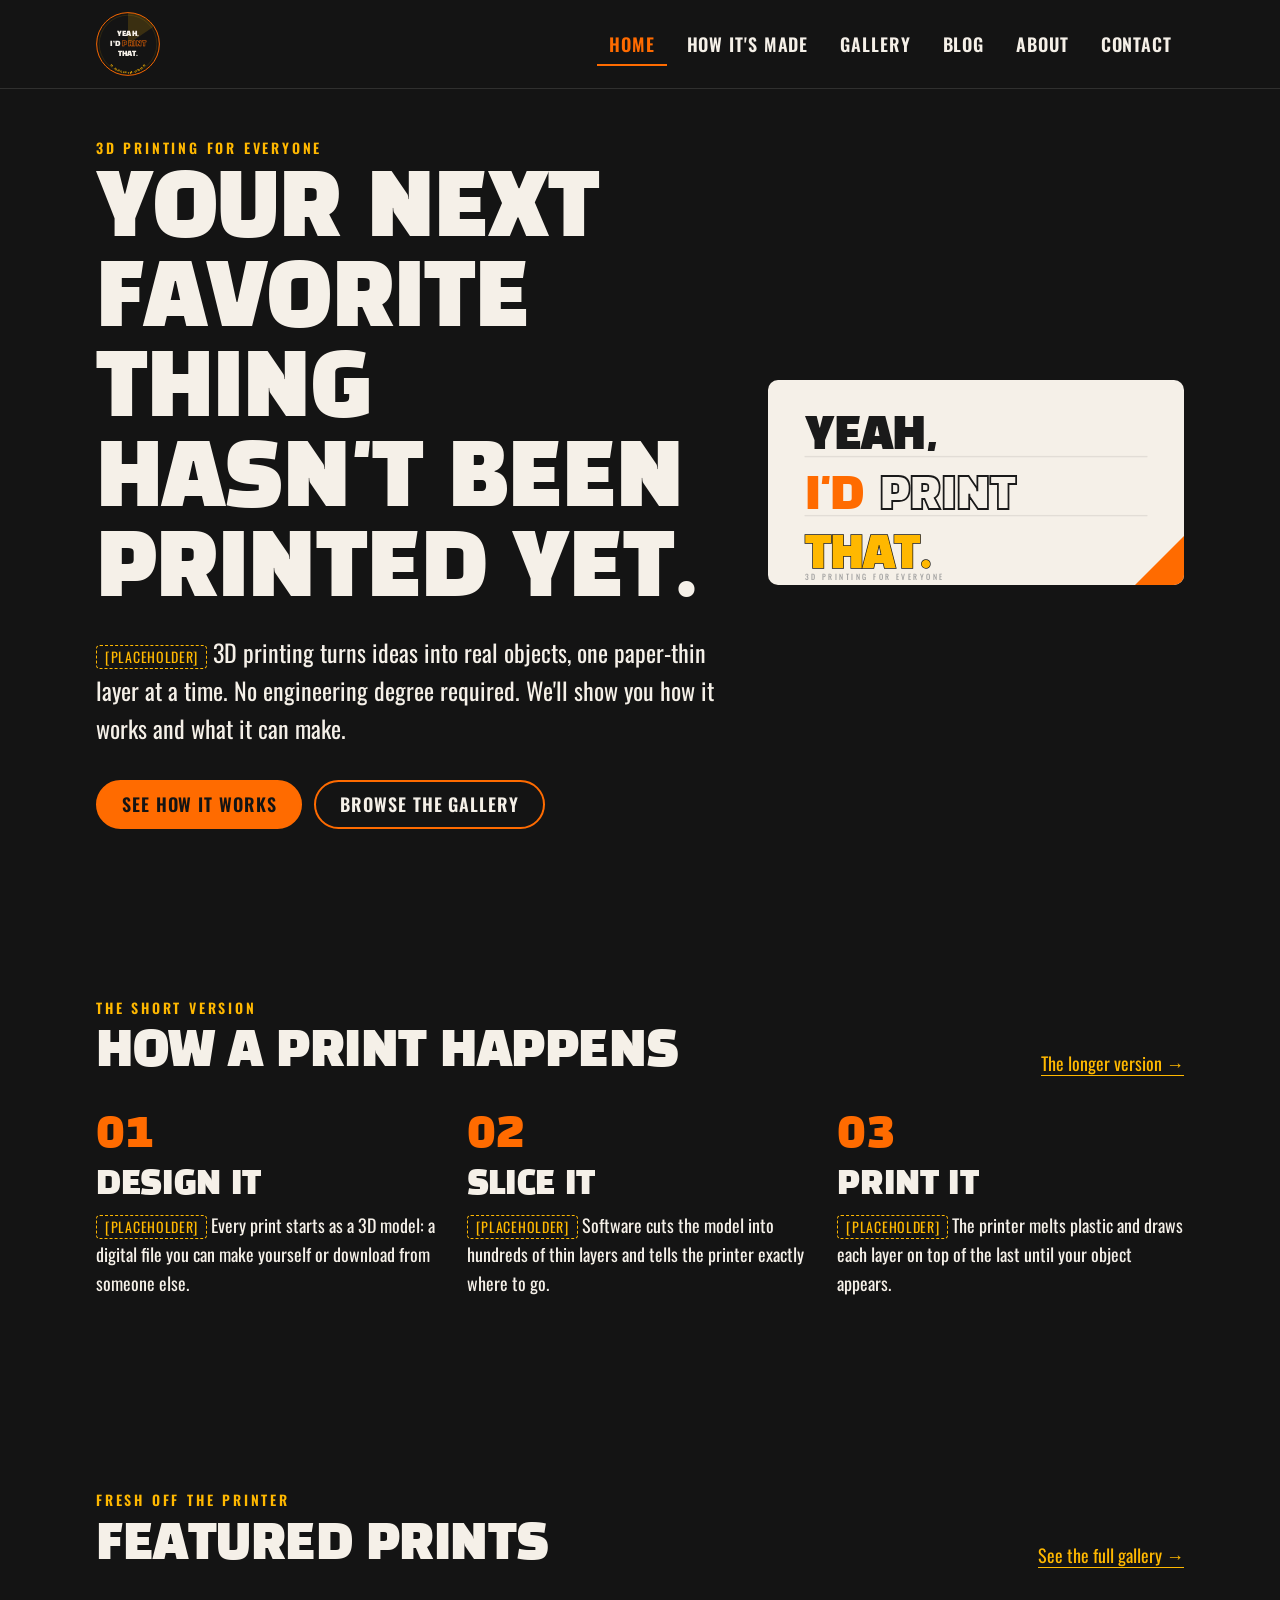
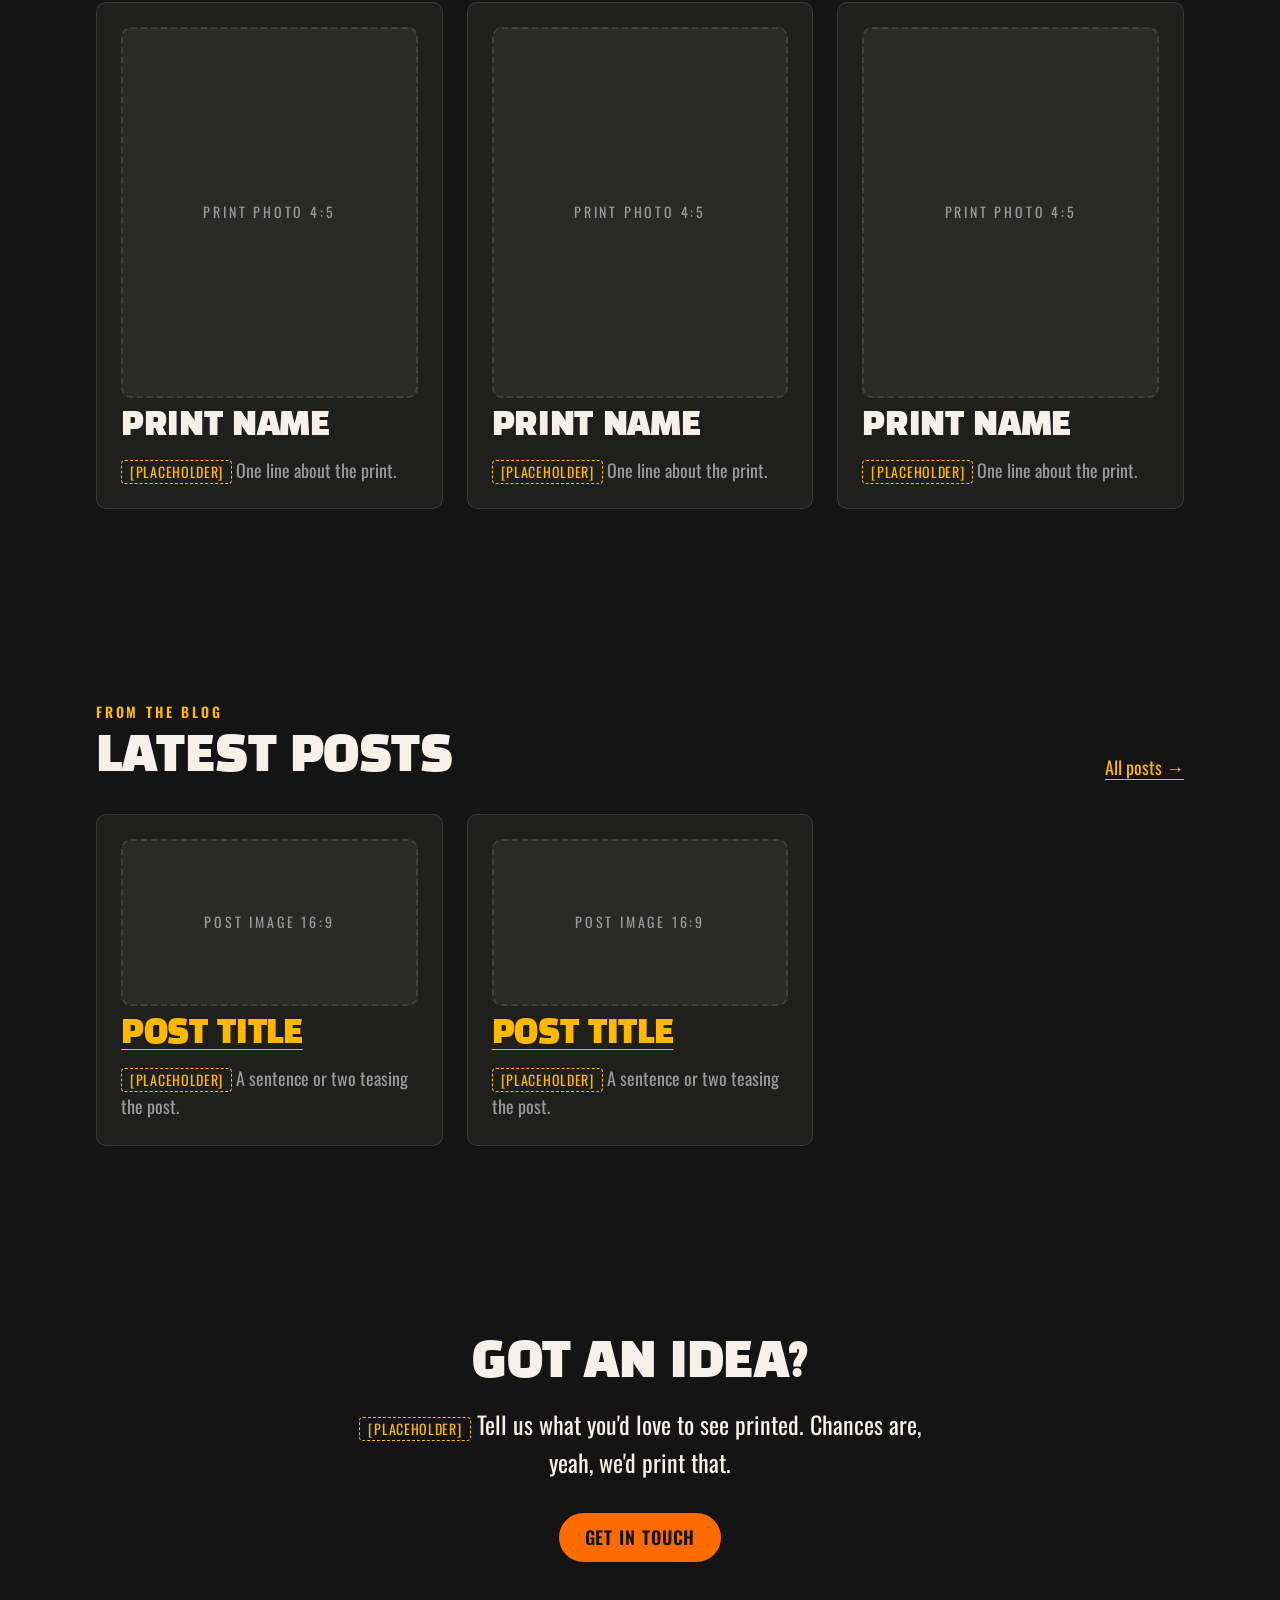
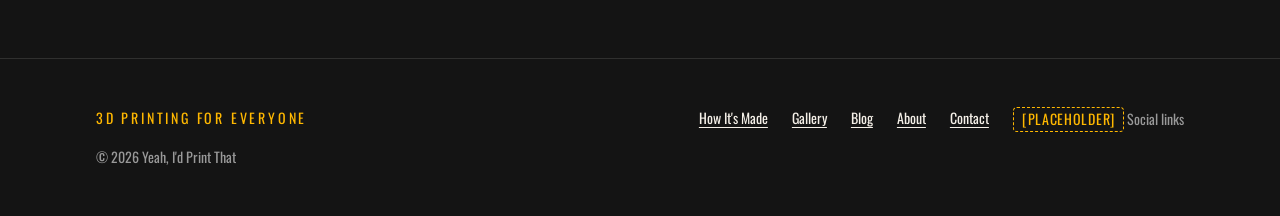
<file: index.html>
<!DOCTYPE html>
<!-- YIPT home page | v0.2.0 (2026-10-29)
     The header and footer blocks below are copied into every page.
     If you change one, change it on every page (search for "SITE HEADER"). -->
<html lang="en">
<head>
  <meta charset="utf-8">
  <meta name="viewport" content="width=device-width, initial-scale=1">
  <title>Yeah, I'd Print That | 3D Printing for Everyone</title>
  <meta name="description" content="[PLACEHOLDER] YIPT makes 3D printing approachable: what it is, how it works, and the prints that come out of it.">
  <meta name="theme-color" content="#141414">
  <!-- Icons (made from the badge in brand/) -->
  <link rel="icon" href="favicon.ico" sizes="48x48">
  <link rel="icon" href="assets/icons/favicon-32.png" type="image/png" sizes="32x32">
  <link rel="apple-touch-icon" href="assets/icons/apple-touch-icon.png">
  <link rel="manifest" href="site.webmanifest">

  <!-- Search and sharing. og:title / og:description repeat the title and
       description above; keep them in sync when you edit those. -->
  <link rel="canonical" href="https://www.yeahidprintthat.com/">
  <meta property="og:type" content="website">
  <meta property="og:site_name" content="Yeah, I'd Print That">
  <meta property="og:url" content="https://www.yeahidprintthat.com/">
  <meta property="og:title" content="Yeah, I'd Print That | 3D Printing for Everyone">
  <meta property="og:description" content="[PLACEHOLDER] YIPT makes 3D printing approachable: what it is, how it works, and the prints that come out of it.">
  <meta property="og:image" content="https://www.yeahidprintthat.com/assets/images/og-card.png">
  <meta property="og:image:width" content="1200">
  <meta property="og:image:height" content="630">
  <meta property="og:image:alt" content="Yeah, I'd Print That logo: 3D printing for everyone">
  <meta name="twitter:card" content="summary_large_image">

  <!-- Starts the mobile menu closed when JS is available (see site.js) -->
  <script>document.documentElement.classList.add('js');</script>

  <link rel="preconnect" href="https://fonts.googleapis.com">
  <link rel="preconnect" href="https://fonts.gstatic.com" crossorigin>
  <link rel="stylesheet" href="https://fonts.googleapis.com/css2?family=Black+Han+Sans&family=Oswald:wght@400;600&display=swap">

  <link rel="stylesheet" href="assets/css/tokens.css">
  <link rel="stylesheet" href="assets/css/site.css">
  <script src="assets/js/site.js" defer></script>
</head>
<body>
  <a class="skip-link" href="#main">Skip to content</a>

  <!-- ===== SITE HEADER (shared: keep identical on every page, except aria-current) ===== -->
  <header class="site-header">
    <div class="container site-header__inner">
      <a class="site-header__brand" href="index.html" aria-label="Yeah, I'd Print That: home">
        <!-- Badge from brand/yipt-logo-badge-circle-dark-orange.svg, inlined so it
             uses the page fonts. Same shapes and colors; the SVG's own <style>
             block is swapped for font attributes so it can't affect the page. -->
        <svg viewBox="0 0 200 200" aria-hidden="true" focusable="false">
          <defs>
            <path id="hdr-badge-arc" d="M 34,146 A 70,70 0 0 0 166,146" fill="none"/>
            <clipPath id="hdr-badge-clip"><circle cx="100" cy="100" r="98"/></clipPath>
          </defs>
          <circle cx="100" cy="100" r="98" fill="#141414"/>
          <g clip-path="url(#hdr-badge-clip)">
            <path d="M 100 100 L 100 2 A 98 98 0 0 1 180 46 Z" fill="#FFB800" opacity="0.16"/>
          </g>
          <circle cx="100" cy="100" r="98" fill="none" stroke="#FF6B00" stroke-width="3"/>
          <circle cx="100" cy="100" r="90" fill="none" stroke="#FFB800" stroke-width="0.75" opacity="0.5"/>
          <g font-family="'Black Han Sans', 'Arial Black', sans-serif" text-anchor="middle" letter-spacing="0.5">
            <text x="100" y="76" font-size="21" fill="#F5F0E8">YEAH,</text>
            <text x="100" y="106" font-size="23"><tspan fill="#F5F0E8">I&#8217;D </tspan><tspan fill="none" stroke="#FF6B00" stroke-width="1.4">PRINT</tspan></text>
            <text x="100" y="136" font-size="21" fill="#F5F0E8">THAT.</text>
          </g>
          <text font-family="'Oswald', Arial, sans-serif" font-weight="600" font-size="7.5" fill="#FFB800" letter-spacing="2.2">
            <textPath href="#hdr-badge-arc" startOffset="50%" text-anchor="middle">3D PRINTING FOR EVERYONE</textPath>
          </text>
        </svg>
      </a>

      <button class="nav-toggle" type="button" aria-expanded="false" aria-controls="site-nav">Menu</button>
      <nav class="site-nav" id="site-nav" aria-label="Main">
        <ul>
          <li><a href="index.html" aria-current="page">Home</a></li>
          <li><a href="how-its-made.html">How It's Made</a></li>
          <li><a href="gallery.html">Gallery</a></li>
          <li><a href="blog/index.html">Blog</a></li>
          <li><a href="about.html">About</a></li>
          <li><a href="contact.html">Contact</a></li>
        </ul>
      </nav>
    </div>
  </header>
  <!-- ===== /SITE HEADER ===== -->

  <main id="main">

    <!-- Hero -->
    <section class="hero">
      <div class="container hero__inner">
        <div>
          <span class="eyebrow">3D printing for everyone</span>
          <h1>Your next favorite thing hasn't been printed yet.</h1>
          <p class="lead"><span class="placeholder-tag">[PLACEHOLDER]</span> 3D printing turns ideas into real objects, one paper-thin layer at a time. No engineering degree required. We'll show you how it works and what it can make.</p>
          <div class="hero__actions">
            <a class="btn" href="how-its-made.html">See how it works</a>
            <a class="btn btn--outline" href="gallery.html">Browse the gallery</a>
          </div>
        </div>

        <!-- Full logo shown as-is on its cream background.
             Swap for the dark-background logo when it's ready. -->
        <div class="hero__logo">
          <svg role="img" aria-labelledby="hero-logo-title" viewBox="0 0 592 292" width="592" height="292">
            <title id="hero-logo-title">Yeah, I'd Print That. 3D printing for everyone.</title>
            <rect width="592" height="292" fill="#f5f0e8"/>
            <polygon points="592,222 592,292 522,292" fill="#FF6B00"/>
            <rect x="52" y="108" width="488" height="2" fill="rgba(0,0,0,0.08)"/>
            <rect x="52" y="192" width="488" height="2" fill="rgba(0,0,0,0.08)"/>
            <text x="52" y="98" font-family="'Black Han Sans', sans-serif" font-size="62" letter-spacing="-1" fill="#1a1a1a">YEAH,</text>
            <text x="52" y="184" font-family="'Black Han Sans', sans-serif" font-size="62" letter-spacing="-1" fill="#FF6B00">I'D</text>
            <text x="158" y="184" font-family="'Black Han Sans', sans-serif" font-size="62" letter-spacing="-1" fill="none" stroke="#1a1a1a" stroke-width="2.5">PRINT</text>
            <text x="52" y="268" font-family="'Black Han Sans', sans-serif" font-size="62" letter-spacing="-1" fill="#FFB800" stroke="#1a1a1a" stroke-width="2" paint-order="stroke">THAT.</text>
            <text x="52" y="285" font-family="'Oswald', sans-serif" font-size="11" letter-spacing="3.5" fill="#999" font-weight="400">3D PRINTING FOR EVERYONE</text>
          </svg>
        </div>
      </div>
    </section>

    <!-- How it works, in three steps -->
    <section class="section" aria-labelledby="steps-title">
      <div class="container">
        <div class="section-head">
          <div>
            <span class="eyebrow">The short version</span>
            <h2 id="steps-title">How a print happens</h2>
          </div>
          <a href="how-its-made.html">The longer version &rarr;</a>
        </div>
        <ol class="steps">
          <li>
            <h3>Design it</h3>
            <p><span class="placeholder-tag">[PLACEHOLDER]</span> Every print starts as a 3D model: a digital file you can make yourself or download from someone else.</p>
          </li>
          <li>
            <h3>Slice it</h3>
            <p><span class="placeholder-tag">[PLACEHOLDER]</span> Software cuts the model into hundreds of thin layers and tells the printer exactly where to go.</p>
          </li>
          <li>
            <h3>Print it</h3>
            <p><span class="placeholder-tag">[PLACEHOLDER]</span> The printer melts plastic and draws each layer on top of the last until your object appears.</p>
          </li>
        </ol>
      </div>
    </section>

    <!-- Featured prints -->
    <section class="section" aria-labelledby="featured-title">
      <div class="container">
        <div class="section-head">
          <div>
            <span class="eyebrow">Fresh off the printer</span>
            <h2 id="featured-title">Featured prints</h2>
          </div>
          <a href="gallery.html">See the full gallery &rarr;</a>
        </div>
        <div class="grid">
          <article class="card">
            <div class="placeholder-img" style="--ratio: 4 / 5">Print photo 4:5</div>
            <h3>Print name</h3>
            <p class="text-muted"><span class="placeholder-tag">[PLACEHOLDER]</span> One line about the print.</p>
          </article>
          <article class="card">
            <div class="placeholder-img" style="--ratio: 4 / 5">Print photo 4:5</div>
            <h3>Print name</h3>
            <p class="text-muted"><span class="placeholder-tag">[PLACEHOLDER]</span> One line about the print.</p>
          </article>
          <article class="card">
            <div class="placeholder-img" style="--ratio: 4 / 5">Print photo 4:5</div>
            <h3>Print name</h3>
            <p class="text-muted"><span class="placeholder-tag">[PLACEHOLDER]</span> One line about the print.</p>
          </article>
        </div>
      </div>
    </section>

    <!-- Latest from the blog -->
    <section class="section" aria-labelledby="blog-title">
      <div class="container">
        <div class="section-head">
          <div>
            <span class="eyebrow">From the blog</span>
            <h2 id="blog-title">Latest posts</h2>
          </div>
          <a href="blog/index.html">All posts &rarr;</a>
        </div>
        <div class="grid">
          <article class="card">
            <div class="placeholder-img" style="--ratio: 16 / 9">Post image 16:9</div>
            <h3><a href="blog/index.html">Post title</a></h3>
            <p class="text-muted"><span class="placeholder-tag">[PLACEHOLDER]</span> A sentence or two teasing the post.</p>
          </article>
          <article class="card">
            <div class="placeholder-img" style="--ratio: 16 / 9">Post image 16:9</div>
            <h3><a href="blog/index.html">Post title</a></h3>
            <p class="text-muted"><span class="placeholder-tag">[PLACEHOLDER]</span> A sentence or two teasing the post.</p>
          </article>
        </div>
      </div>
    </section>

    <!-- Closing call to action -->
    <section class="section cta-band" aria-labelledby="cta-title">
      <div class="container container--narrow">
        <h2 id="cta-title">Got an idea?</h2>
        <p class="lead"><span class="placeholder-tag">[PLACEHOLDER]</span> Tell us what you'd love to see printed. Chances are, yeah, we'd print that.</p>
        <a class="btn" href="contact.html">Get in touch</a>
      </div>
    </section>

  </main>

  <!-- ===== SITE FOOTER (shared: keep identical on every page) ===== -->
  <footer class="site-footer">
    <div class="container site-footer__inner">
      <div>
        <p class="site-footer__tagline">3D printing for everyone</p>
        <p>&copy; 2026 Yeah, I'd Print That</p>
      </div>
      <nav aria-label="Footer">
        <ul>
          <li><a href="how-its-made.html">How It's Made</a></li>
          <li><a href="gallery.html">Gallery</a></li>
          <li><a href="blog/index.html">Blog</a></li>
          <li><a href="about.html">About</a></li>
          <li><a href="contact.html">Contact</a></li>
          <li><span class="placeholder-tag">[PLACEHOLDER]</span> Social links</li>
        </ul>
      </nav>
    </div>
  </footer>
  <!-- ===== /SITE FOOTER ===== -->
</body>
</html>
</file>
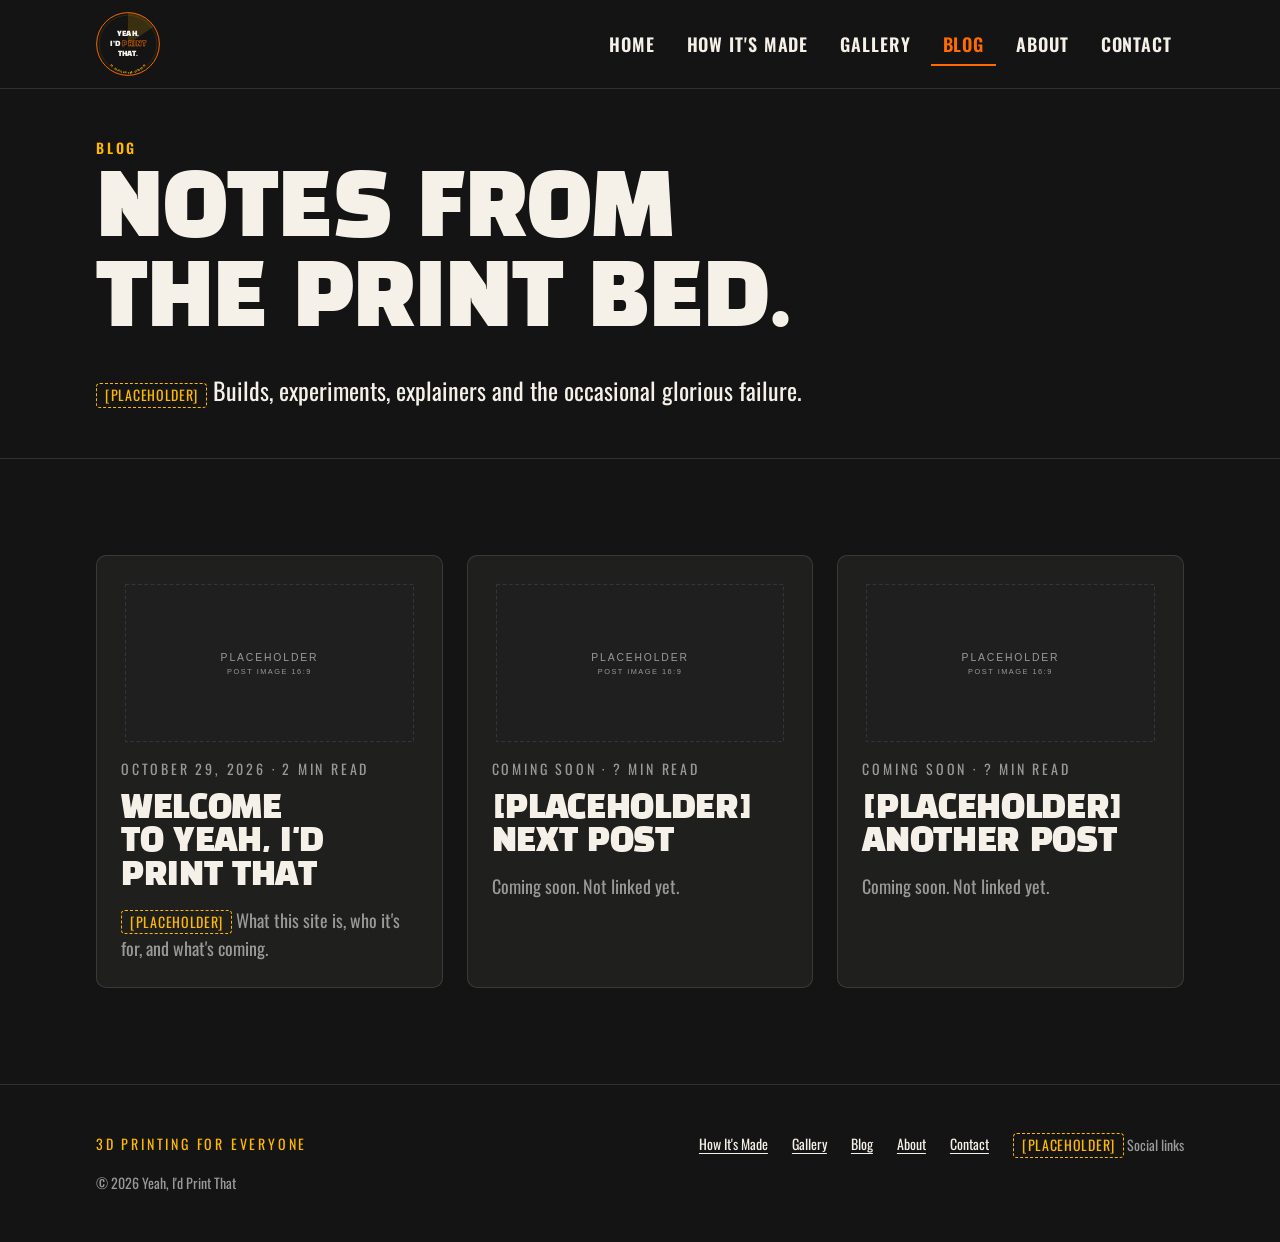
<file: blog/index.html>
<!DOCTYPE html>
<!-- YIPT Blog index | v0.5.0 (2026-10-29)
     Newest post first. To add a post: copy blog/_template.html, then copy
     the first <article> below, point it at the new file and update the text.
     Header and footer are shared: keep them in sync with index.html. -->
<html lang="en">
<head>
  <meta charset="utf-8">
  <meta name="viewport" content="width=device-width, initial-scale=1">
  <title>Blog | Yeah, I'd Print That</title>
  <meta name="description" content="[PLACEHOLDER] Builds, experiments and plain-English 3D printing explainers from Yeah, I'd Print That.">
  <meta name="theme-color" content="#141414">
  <!-- Icons (made from the badge in brand/) -->
  <link rel="icon" href="../favicon.ico" sizes="48x48">
  <link rel="icon" href="../assets/icons/favicon-32.png" type="image/png" sizes="32x32">
  <link rel="apple-touch-icon" href="../assets/icons/apple-touch-icon.png">
  <link rel="manifest" href="../site.webmanifest">

  <!-- Search and sharing. og:title / og:description repeat the title and
       description above; keep them in sync when you edit those. -->
  <link rel="canonical" href="https://www.yeahidprintthat.com/blog/">
  <meta property="og:type" content="website">
  <meta property="og:site_name" content="Yeah, I'd Print That">
  <meta property="og:url" content="https://www.yeahidprintthat.com/blog/">
  <meta property="og:title" content="Blog | Yeah, I'd Print That">
  <meta property="og:description" content="[PLACEHOLDER] Builds, experiments and plain-English 3D printing explainers from Yeah, I'd Print That.">
  <meta property="og:image" content="https://www.yeahidprintthat.com/assets/images/og-card.png">
  <meta property="og:image:width" content="1200">
  <meta property="og:image:height" content="630">
  <meta property="og:image:alt" content="Yeah, I'd Print That logo: 3D printing for everyone">
  <meta name="twitter:card" content="summary_large_image">

  <!-- Starts the mobile menu closed when JS is available (see site.js) -->
  <script>document.documentElement.classList.add('js');</script>

  <link rel="preconnect" href="https://fonts.googleapis.com">
  <link rel="preconnect" href="https://fonts.gstatic.com" crossorigin>
  <link rel="stylesheet" href="https://fonts.googleapis.com/css2?family=Black+Han+Sans&family=Oswald:wght@400;600&display=swap">

  <link rel="stylesheet" href="../assets/css/tokens.css">
  <link rel="stylesheet" href="../assets/css/site.css">
  <script src="../assets/js/site.js" defer></script>
</head>
<body>
  <a class="skip-link" href="#main">Skip to content</a>

  <!-- ===== SITE HEADER (shared: keep identical on every page, except aria-current) ===== -->
  <header class="site-header">
    <div class="container site-header__inner">
      <a class="site-header__brand" href="../index.html" aria-label="Yeah, I'd Print That: home">
        <!-- Badge from brand/yipt-logo-badge-circle-dark-orange.svg, inlined so it
             uses the page fonts. Same shapes and colors; the SVG's own <style>
             block is swapped for font attributes so it can't affect the page. -->
        <svg viewBox="0 0 200 200" aria-hidden="true" focusable="false">
          <defs>
            <path id="hdr-badge-arc" d="M 34,146 A 70,70 0 0 0 166,146" fill="none"/>
            <clipPath id="hdr-badge-clip"><circle cx="100" cy="100" r="98"/></clipPath>
          </defs>
          <circle cx="100" cy="100" r="98" fill="#141414"/>
          <g clip-path="url(#hdr-badge-clip)">
            <path d="M 100 100 L 100 2 A 98 98 0 0 1 180 46 Z" fill="#FFB800" opacity="0.16"/>
          </g>
          <circle cx="100" cy="100" r="98" fill="none" stroke="#FF6B00" stroke-width="3"/>
          <circle cx="100" cy="100" r="90" fill="none" stroke="#FFB800" stroke-width="0.75" opacity="0.5"/>
          <g font-family="'Black Han Sans', 'Arial Black', sans-serif" text-anchor="middle" letter-spacing="0.5">
            <text x="100" y="76" font-size="21" fill="#F5F0E8">YEAH,</text>
            <text x="100" y="106" font-size="23"><tspan fill="#F5F0E8">I&#8217;D </tspan><tspan fill="none" stroke="#FF6B00" stroke-width="1.4">PRINT</tspan></text>
            <text x="100" y="136" font-size="21" fill="#F5F0E8">THAT.</text>
          </g>
          <text font-family="'Oswald', Arial, sans-serif" font-weight="600" font-size="7.5" fill="#FFB800" letter-spacing="2.2">
            <textPath href="#hdr-badge-arc" startOffset="50%" text-anchor="middle">3D PRINTING FOR EVERYONE</textPath>
          </text>
        </svg>
      </a>

      <button class="nav-toggle" type="button" aria-expanded="false" aria-controls="site-nav">Menu</button>
      <nav class="site-nav" id="site-nav" aria-label="Main">
        <ul>
          <li><a href="../index.html">Home</a></li>
          <li><a href="../how-its-made.html">How It's Made</a></li>
          <li><a href="../gallery.html">Gallery</a></li>
          <li><a href="index.html" aria-current="page">Blog</a></li>
          <li><a href="../about.html">About</a></li>
          <li><a href="../contact.html">Contact</a></li>
        </ul>
      </nav>
    </div>
  </header>
  <!-- ===== /SITE HEADER ===== -->

  <main id="main">

    <!-- Page intro -->
    <section class="page-hero">
      <div class="container">
        <span class="eyebrow">Blog</span>
        <h1>Notes from the print bed.</h1>
        <p class="lead"><span class="placeholder-tag">[PLACEHOLDER]</span> Builds, experiments, explainers and the occasional glorious failure.</p>
      </div>
    </section>

    <!-- Post list, newest first -->
    <section class="section" aria-labelledby="posts-title">
      <div class="container">
        <h2 id="posts-title" class="visually-hidden">All posts</h2>
        <div class="grid">
          <article class="card post-card">
            <img class="post-card__photo" src="../assets/images/placeholder-16x9.svg" alt="" width="1600" height="900" decoding="async">
            <p class="post-meta"><time datetime="2026-10-29">October 29, 2026</time> &middot; 2 min read</p>
            <h3><a href="hello-world.html">Welcome to Yeah, I'd Print That</a></h3>
            <p class="text-muted"><span class="placeholder-tag">[PLACEHOLDER]</span> What this site is, who it's for, and what's coming.</p>
          </article>
          <article class="card">
            <img class="post-card__photo" src="../assets/images/placeholder-16x9.svg" alt="" width="1600" height="900" decoding="async">
            <p class="post-meta"><time datetime="2026-11-01">Coming soon</time> &middot; ? min read</p>
            <h3>[PLACEHOLDER] Next post</h3>
            <p class="text-muted">Coming soon. Not linked yet.</p>
          </article>
          <article class="card">
            <img class="post-card__photo" src="../assets/images/placeholder-16x9.svg" alt="" width="1600" height="900" loading="lazy" decoding="async">
            <p class="post-meta"><time datetime="2026-11-01">Coming soon</time> &middot; ? min read</p>
            <h3>[PLACEHOLDER] Another post</h3>
            <p class="text-muted">Coming soon. Not linked yet.</p>
          </article>
        </div>
      </div>
    </section>

  </main>

  <!-- ===== SITE FOOTER (shared: keep identical on every page) ===== -->
  <footer class="site-footer">
    <div class="container site-footer__inner">
      <div>
        <p class="site-footer__tagline">3D printing for everyone</p>
        <p>&copy; 2026 Yeah, I'd Print That</p>
      </div>
      <nav aria-label="Footer">
        <ul>
          <li><a href="../how-its-made.html">How It's Made</a></li>
          <li><a href="../gallery.html">Gallery</a></li>
          <li><a href="index.html">Blog</a></li>
          <li><a href="../about.html">About</a></li>
          <li><a href="../contact.html">Contact</a></li>
          <li><span class="placeholder-tag">[PLACEHOLDER]</span> Social links</li>
        </ul>
      </nav>
    </div>
  </footer>
  <!-- ===== /SITE FOOTER ===== -->
</body>
</html>
</file>
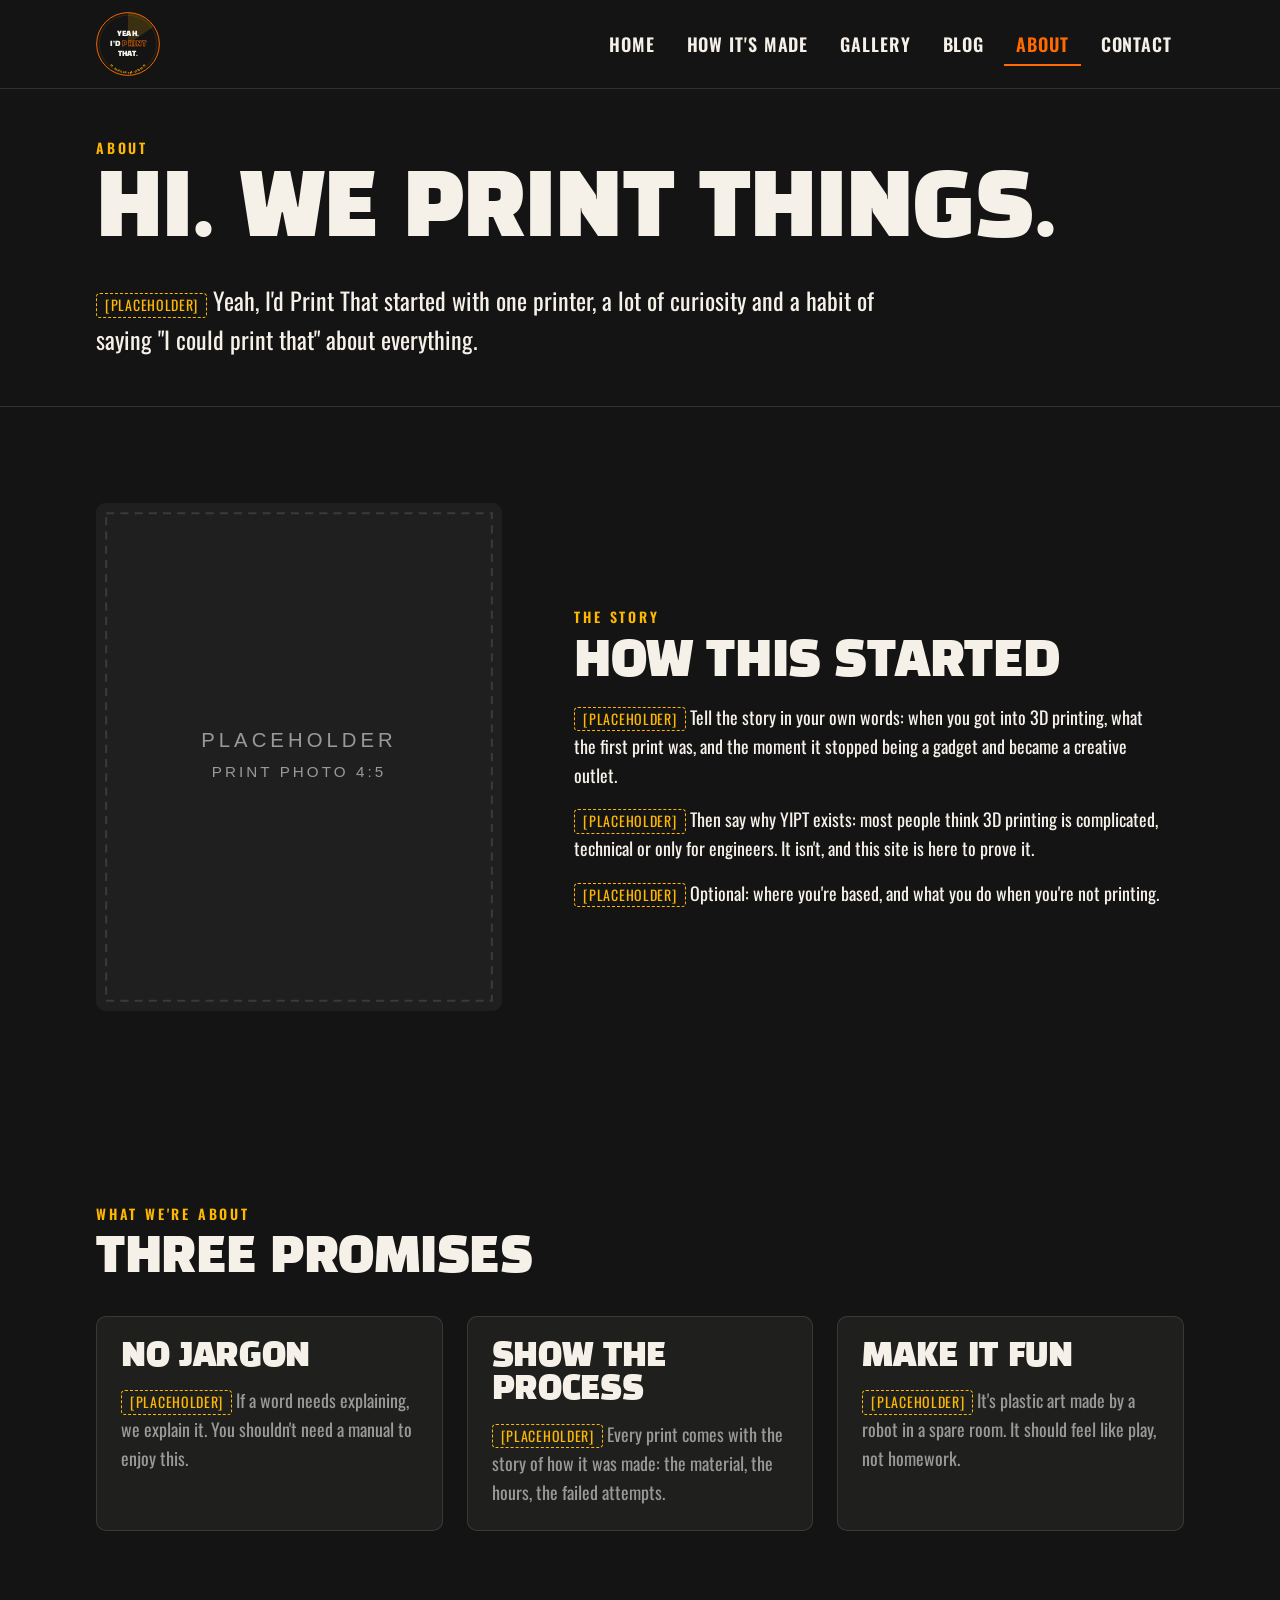
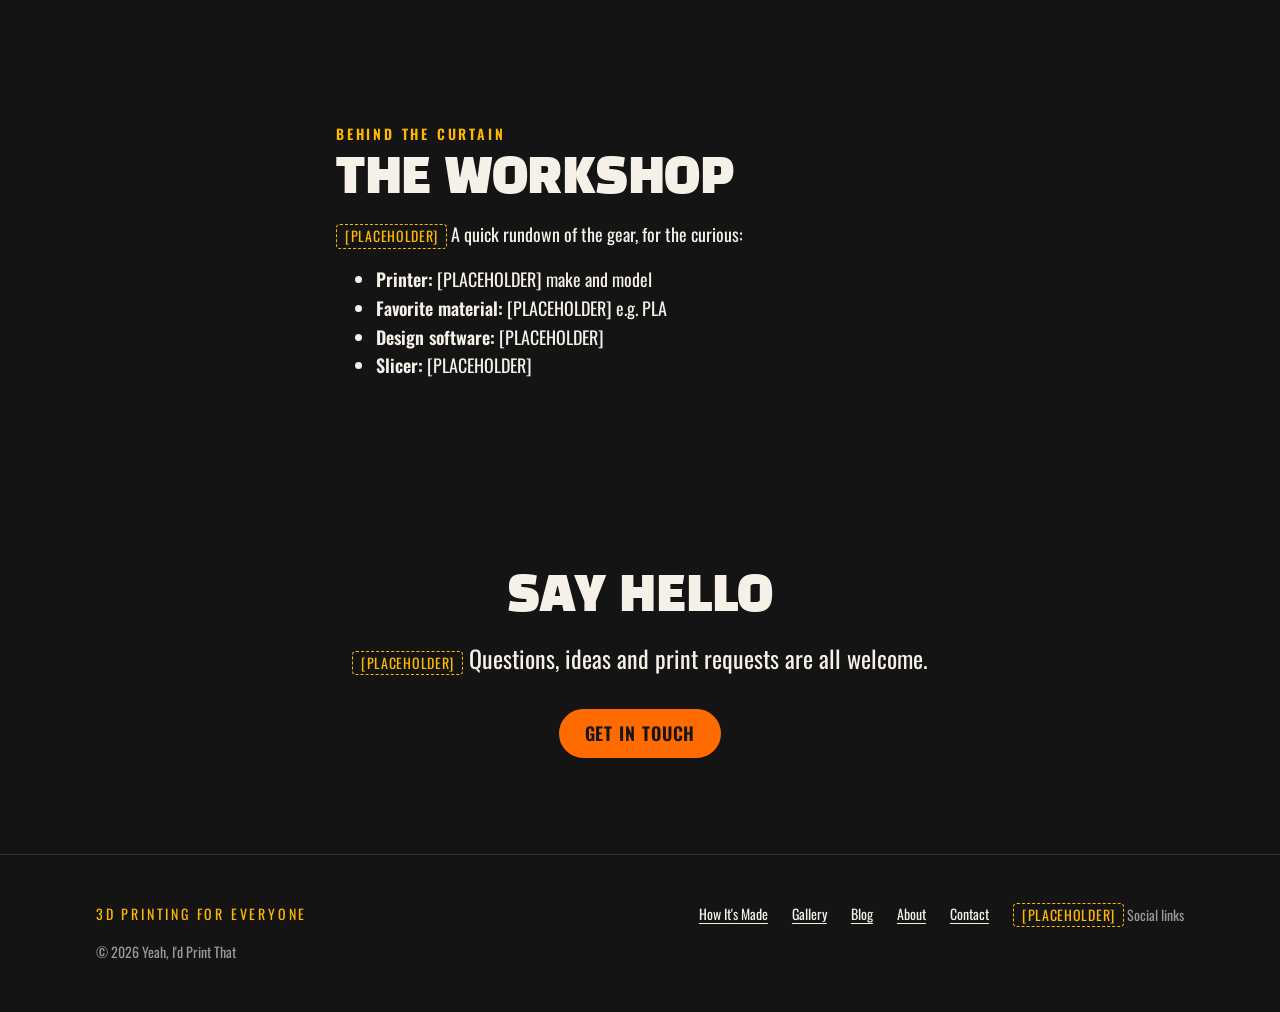
<file: about.html>
<!DOCTYPE html>
<!-- YIPT About | v0.6.0 (2026-10-29)
     Header and footer are shared: keep them in sync with index.html. -->
<html lang="en">
<head>
  <meta charset="utf-8">
  <meta name="viewport" content="width=device-width, initial-scale=1">
  <title>About | Yeah, I'd Print That</title>
  <meta name="description" content="[PLACEHOLDER] The story behind Yeah, I'd Print That and why 3D printing should feel like play, not homework.">
  <meta name="theme-color" content="#141414">
  <!-- Icons (made from the badge in brand/) -->
  <link rel="icon" href="favicon.ico" sizes="48x48">
  <link rel="icon" href="assets/icons/favicon-32.png" type="image/png" sizes="32x32">
  <link rel="apple-touch-icon" href="assets/icons/apple-touch-icon.png">
  <link rel="manifest" href="site.webmanifest">

  <!-- Search and sharing. og:title / og:description repeat the title and
       description above; keep them in sync when you edit those. -->
  <link rel="canonical" href="https://www.yeahidprintthat.com/about.html">
  <meta property="og:type" content="website">
  <meta property="og:site_name" content="Yeah, I'd Print That">
  <meta property="og:url" content="https://www.yeahidprintthat.com/about.html">
  <meta property="og:title" content="About | Yeah, I'd Print That">
  <meta property="og:description" content="[PLACEHOLDER] The story behind Yeah, I'd Print That and why 3D printing should feel like play, not homework.">
  <meta property="og:image" content="https://www.yeahidprintthat.com/assets/images/og-card.png">
  <meta property="og:image:width" content="1200">
  <meta property="og:image:height" content="630">
  <meta property="og:image:alt" content="Yeah, I'd Print That logo: 3D printing for everyone">
  <meta name="twitter:card" content="summary_large_image">

  <!-- Starts the mobile menu closed when JS is available (see site.js) -->
  <script>document.documentElement.classList.add('js');</script>

  <link rel="preconnect" href="https://fonts.googleapis.com">
  <link rel="preconnect" href="https://fonts.gstatic.com" crossorigin>
  <link rel="stylesheet" href="https://fonts.googleapis.com/css2?family=Black+Han+Sans&family=Oswald:wght@400;600&display=swap">

  <link rel="stylesheet" href="assets/css/tokens.css">
  <link rel="stylesheet" href="assets/css/site.css">
  <script src="assets/js/site.js" defer></script>
</head>
<body>
  <a class="skip-link" href="#main">Skip to content</a>

  <!-- ===== SITE HEADER (shared: keep identical on every page, except aria-current) ===== -->
  <header class="site-header">
    <div class="container site-header__inner">
      <a class="site-header__brand" href="index.html" aria-label="Yeah, I'd Print That: home">
        <!-- Badge from brand/yipt-logo-badge-circle-dark-orange.svg, inlined so it
             uses the page fonts. Same shapes and colors; the SVG's own <style>
             block is swapped for font attributes so it can't affect the page. -->
        <svg viewBox="0 0 200 200" aria-hidden="true" focusable="false">
          <defs>
            <path id="hdr-badge-arc" d="M 34,146 A 70,70 0 0 0 166,146" fill="none"/>
            <clipPath id="hdr-badge-clip"><circle cx="100" cy="100" r="98"/></clipPath>
          </defs>
          <circle cx="100" cy="100" r="98" fill="#141414"/>
          <g clip-path="url(#hdr-badge-clip)">
            <path d="M 100 100 L 100 2 A 98 98 0 0 1 180 46 Z" fill="#FFB800" opacity="0.16"/>
          </g>
          <circle cx="100" cy="100" r="98" fill="none" stroke="#FF6B00" stroke-width="3"/>
          <circle cx="100" cy="100" r="90" fill="none" stroke="#FFB800" stroke-width="0.75" opacity="0.5"/>
          <g font-family="'Black Han Sans', 'Arial Black', sans-serif" text-anchor="middle" letter-spacing="0.5">
            <text x="100" y="76" font-size="21" fill="#F5F0E8">YEAH,</text>
            <text x="100" y="106" font-size="23"><tspan fill="#F5F0E8">I&#8217;D </tspan><tspan fill="none" stroke="#FF6B00" stroke-width="1.4">PRINT</tspan></text>
            <text x="100" y="136" font-size="21" fill="#F5F0E8">THAT.</text>
          </g>
          <text font-family="'Oswald', Arial, sans-serif" font-weight="600" font-size="7.5" fill="#FFB800" letter-spacing="2.2">
            <textPath href="#hdr-badge-arc" startOffset="50%" text-anchor="middle">3D PRINTING FOR EVERYONE</textPath>
          </text>
        </svg>
      </a>

      <button class="nav-toggle" type="button" aria-expanded="false" aria-controls="site-nav">Menu</button>
      <nav class="site-nav" id="site-nav" aria-label="Main">
        <ul>
          <li><a href="index.html">Home</a></li>
          <li><a href="how-its-made.html">How It's Made</a></li>
          <li><a href="gallery.html">Gallery</a></li>
          <li><a href="blog/index.html">Blog</a></li>
          <li><a href="about.html" aria-current="page">About</a></li>
          <li><a href="contact.html">Contact</a></li>
        </ul>
      </nav>
    </div>
  </header>
  <!-- ===== /SITE HEADER ===== -->

  <main id="main">

    <!-- Page intro -->
    <section class="page-hero">
      <div class="container">
        <span class="eyebrow">About</span>
        <h1>Hi. We print things.</h1>
        <p class="lead"><span class="placeholder-tag">[PLACEHOLDER]</span> Yeah, I'd Print That started with one printer, a lot of curiosity and a habit of saying "I could print that" about everything.</p>
      </div>
    </section>

    <!-- The story -->
    <section class="section" aria-labelledby="story-title">
      <div class="container split">
        <img class="split__photo" src="assets/images/placeholder-4x5.svg" alt="[PLACEHOLDER] Photo of you at the printer, or your workspace" width="800" height="1000" decoding="async">
        <div>
          <span class="eyebrow">The story</span>
          <h2 id="story-title">How this started</h2>
          <p><span class="placeholder-tag">[PLACEHOLDER]</span> Tell the story in your own words: when you got into 3D printing, what the first print was, and the moment it stopped being a gadget and became a creative outlet.</p>
          <p><span class="placeholder-tag">[PLACEHOLDER]</span> Then say why YIPT exists: most people think 3D printing is complicated, technical or only for engineers. It isn't, and this site is here to prove it.</p>
          <p><span class="placeholder-tag">[PLACEHOLDER]</span> Optional: where you're based, and what you do when you're not printing.</p>
        </div>
      </div>
    </section>

    <!-- What YIPT is about -->
    <section class="section" aria-labelledby="values-title">
      <div class="container">
        <span class="eyebrow">What we're about</span>
        <h2 id="values-title">Three promises</h2>
        <div class="grid" style="margin-top: var(--space-6)">
          <article class="card">
            <h3>No jargon</h3>
            <p class="text-muted"><span class="placeholder-tag">[PLACEHOLDER]</span> If a word needs explaining, we explain it. You shouldn't need a manual to enjoy this.</p>
          </article>
          <article class="card">
            <h3>Show the process</h3>
            <p class="text-muted"><span class="placeholder-tag">[PLACEHOLDER]</span> Every print comes with the story of how it was made: the material, the hours, the failed attempts.</p>
          </article>
          <article class="card">
            <h3>Make it fun</h3>
            <p class="text-muted"><span class="placeholder-tag">[PLACEHOLDER]</span> It's plastic art made by a robot in a spare room. It should feel like play, not homework.</p>
          </article>
        </div>
      </div>
    </section>

    <!-- The workshop -->
    <section class="section" aria-labelledby="workshop-title">
      <div class="container container--narrow">
        <span class="eyebrow">Behind the curtain</span>
        <h2 id="workshop-title">The workshop</h2>
        <p><span class="placeholder-tag">[PLACEHOLDER]</span> A quick rundown of the gear, for the curious:</p>
        <ul>
          <li><strong>Printer:</strong> [PLACEHOLDER] make and model</li>
          <li><strong>Favorite material:</strong> [PLACEHOLDER] e.g. PLA</li>
          <li><strong>Design software:</strong> [PLACEHOLDER]</li>
          <li><strong>Slicer:</strong> [PLACEHOLDER]</li>
        </ul>
      </div>
    </section>

    <!-- Closing call to action -->
    <section class="section cta-band" aria-labelledby="cta-title">
      <div class="container container--narrow">
        <h2 id="cta-title">Say hello</h2>
        <p class="lead"><span class="placeholder-tag">[PLACEHOLDER]</span> Questions, ideas and print requests are all welcome.</p>
        <a class="btn" href="contact.html">Get in touch</a>
      </div>
    </section>

  </main>

  <!-- ===== SITE FOOTER (shared: keep identical on every page) ===== -->
  <footer class="site-footer">
    <div class="container site-footer__inner">
      <div>
        <p class="site-footer__tagline">3D printing for everyone</p>
        <p>&copy; 2026 Yeah, I'd Print That</p>
      </div>
      <nav aria-label="Footer">
        <ul>
          <li><a href="how-its-made.html">How It's Made</a></li>
          <li><a href="gallery.html">Gallery</a></li>
          <li><a href="blog/index.html">Blog</a></li>
          <li><a href="about.html">About</a></li>
          <li><a href="contact.html">Contact</a></li>
          <li><span class="placeholder-tag">[PLACEHOLDER]</span> Social links</li>
        </ul>
      </nav>
    </div>
  </footer>
  <!-- ===== /SITE FOOTER ===== -->
</body>
</html>
</file>
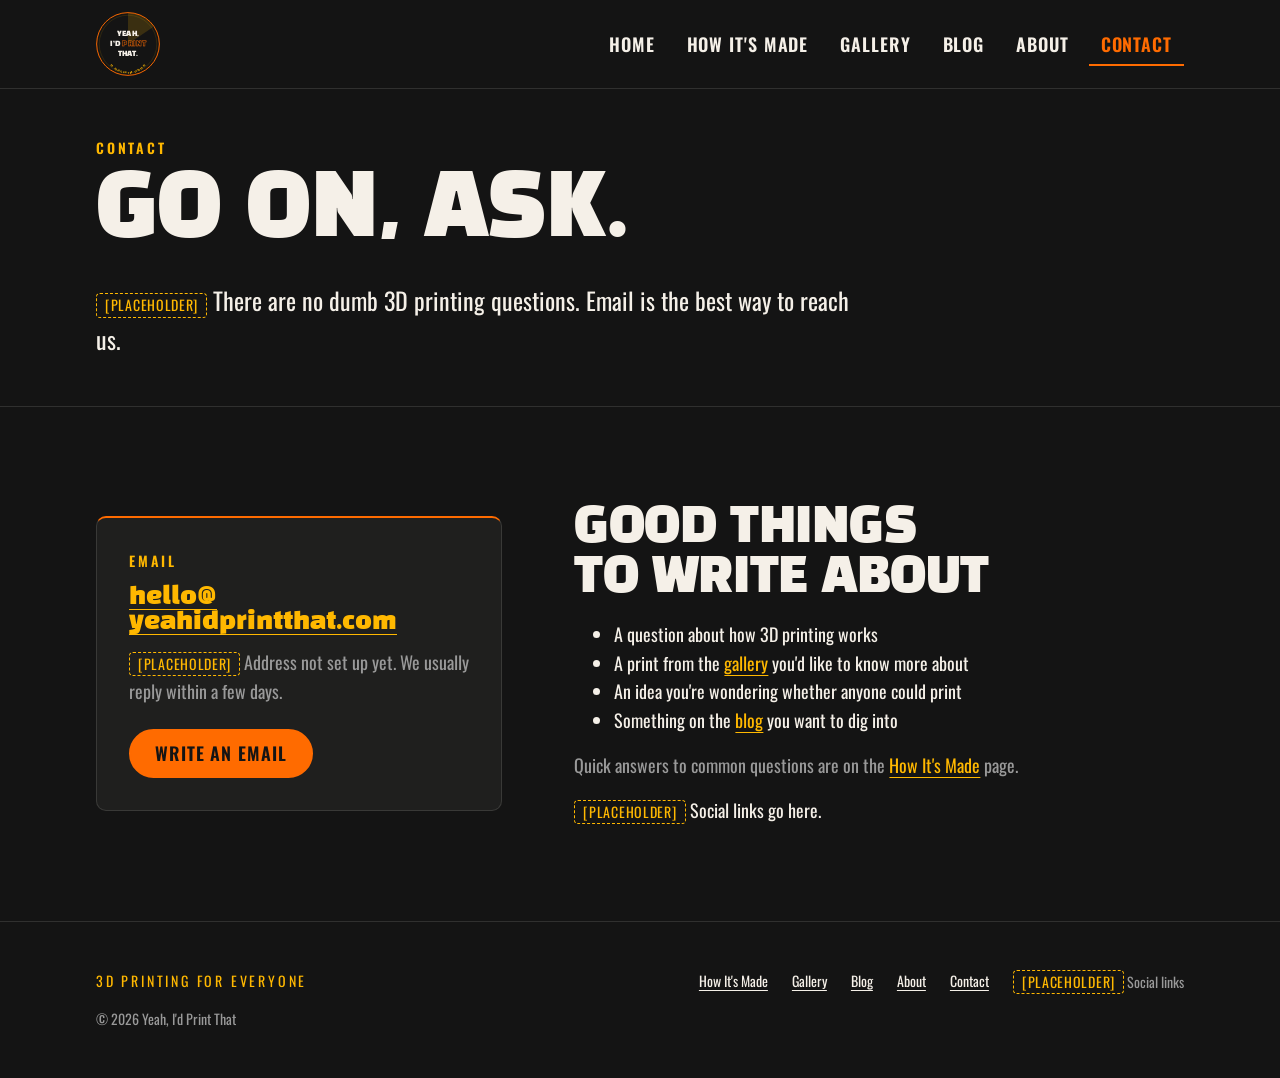
<file: contact.html>
<!DOCTYPE html>
<!-- YIPT Contact | v0.6.0 (2026-10-29)
     Plain email link for now (GitHub Pages can't process forms).
     Header and footer are shared: keep them in sync with index.html. -->
<html lang="en">
<head>
  <meta charset="utf-8">
  <meta name="viewport" content="width=device-width, initial-scale=1">
  <title>Contact | Yeah, I'd Print That</title>
  <meta name="description" content="[PLACEHOLDER] Questions about 3D printing, a print in the gallery or an idea? Email Yeah, I'd Print That.">
  <meta name="theme-color" content="#141414">
  <!-- Icons (made from the badge in brand/) -->
  <link rel="icon" href="favicon.ico" sizes="48x48">
  <link rel="icon" href="assets/icons/favicon-32.png" type="image/png" sizes="32x32">
  <link rel="apple-touch-icon" href="assets/icons/apple-touch-icon.png">
  <link rel="manifest" href="site.webmanifest">

  <!-- Search and sharing. og:title / og:description repeat the title and
       description above; keep them in sync when you edit those. -->
  <link rel="canonical" href="https://www.yeahidprintthat.com/contact.html">
  <meta property="og:type" content="website">
  <meta property="og:site_name" content="Yeah, I'd Print That">
  <meta property="og:url" content="https://www.yeahidprintthat.com/contact.html">
  <meta property="og:title" content="Contact | Yeah, I'd Print That">
  <meta property="og:description" content="[PLACEHOLDER] Questions about 3D printing, a print in the gallery or an idea? Email Yeah, I'd Print That.">
  <meta property="og:image" content="https://www.yeahidprintthat.com/assets/images/og-card.png">
  <meta property="og:image:width" content="1200">
  <meta property="og:image:height" content="630">
  <meta property="og:image:alt" content="Yeah, I'd Print That logo: 3D printing for everyone">
  <meta name="twitter:card" content="summary_large_image">

  <!-- Starts the mobile menu closed when JS is available (see site.js) -->
  <script>document.documentElement.classList.add('js');</script>

  <link rel="preconnect" href="https://fonts.googleapis.com">
  <link rel="preconnect" href="https://fonts.gstatic.com" crossorigin>
  <link rel="stylesheet" href="https://fonts.googleapis.com/css2?family=Black+Han+Sans&family=Oswald:wght@400;600&display=swap">

  <link rel="stylesheet" href="assets/css/tokens.css">
  <link rel="stylesheet" href="assets/css/site.css">
  <script src="assets/js/site.js" defer></script>
</head>
<body>
  <a class="skip-link" href="#main">Skip to content</a>

  <!-- ===== SITE HEADER (shared: keep identical on every page, except aria-current) ===== -->
  <header class="site-header">
    <div class="container site-header__inner">
      <a class="site-header__brand" href="index.html" aria-label="Yeah, I'd Print That: home">
        <!-- Badge from brand/yipt-logo-badge-circle-dark-orange.svg, inlined so it
             uses the page fonts. Same shapes and colors; the SVG's own <style>
             block is swapped for font attributes so it can't affect the page. -->
        <svg viewBox="0 0 200 200" aria-hidden="true" focusable="false">
          <defs>
            <path id="hdr-badge-arc" d="M 34,146 A 70,70 0 0 0 166,146" fill="none"/>
            <clipPath id="hdr-badge-clip"><circle cx="100" cy="100" r="98"/></clipPath>
          </defs>
          <circle cx="100" cy="100" r="98" fill="#141414"/>
          <g clip-path="url(#hdr-badge-clip)">
            <path d="M 100 100 L 100 2 A 98 98 0 0 1 180 46 Z" fill="#FFB800" opacity="0.16"/>
          </g>
          <circle cx="100" cy="100" r="98" fill="none" stroke="#FF6B00" stroke-width="3"/>
          <circle cx="100" cy="100" r="90" fill="none" stroke="#FFB800" stroke-width="0.75" opacity="0.5"/>
          <g font-family="'Black Han Sans', 'Arial Black', sans-serif" text-anchor="middle" letter-spacing="0.5">
            <text x="100" y="76" font-size="21" fill="#F5F0E8">YEAH,</text>
            <text x="100" y="106" font-size="23"><tspan fill="#F5F0E8">I&#8217;D </tspan><tspan fill="none" stroke="#FF6B00" stroke-width="1.4">PRINT</tspan></text>
            <text x="100" y="136" font-size="21" fill="#F5F0E8">THAT.</text>
          </g>
          <text font-family="'Oswald', Arial, sans-serif" font-weight="600" font-size="7.5" fill="#FFB800" letter-spacing="2.2">
            <textPath href="#hdr-badge-arc" startOffset="50%" text-anchor="middle">3D PRINTING FOR EVERYONE</textPath>
          </text>
        </svg>
      </a>

      <button class="nav-toggle" type="button" aria-expanded="false" aria-controls="site-nav">Menu</button>
      <nav class="site-nav" id="site-nav" aria-label="Main">
        <ul>
          <li><a href="index.html">Home</a></li>
          <li><a href="how-its-made.html">How It's Made</a></li>
          <li><a href="gallery.html">Gallery</a></li>
          <li><a href="blog/index.html">Blog</a></li>
          <li><a href="about.html">About</a></li>
          <li><a href="contact.html" aria-current="page">Contact</a></li>
        </ul>
      </nav>
    </div>
  </header>
  <!-- ===== /SITE HEADER ===== -->

  <main id="main">

    <!-- Page intro -->
    <section class="page-hero">
      <div class="container">
        <span class="eyebrow">Contact</span>
        <h1>Go on, ask.</h1>
        <p class="lead"><span class="placeholder-tag">[PLACEHOLDER]</span> There are no dumb 3D printing questions. Email is the best way to reach us.</p>
      </div>
    </section>

    <section class="section">
      <div class="container split">

        <!-- Email panel. The address appears twice below (link text and
             mailto:). Change both when the real address is set up. -->
        <div class="contact-panel">
          <span class="eyebrow">Email</span>
          <a class="contact-panel__email" href="mailto:hello@yeahidprintthat.com">hello@<wbr>yeahidprintthat.com</a>
          <p class="text-muted" style="margin-top: var(--space-3)"><span class="placeholder-tag">[PLACEHOLDER]</span> Address not set up yet. We usually reply within a few days.</p>
          <a class="btn" href="mailto:hello@yeahidprintthat.com">Write an email</a>
        </div>

        <div>
          <h2>Good things to write about</h2>
          <ul>
            <li>A question about how 3D printing works</li>
            <li>A print from the <a href="gallery.html">gallery</a> you'd like to know more about</li>
            <li>An idea you're wondering whether anyone could print</li>
            <li>Something on the <a href="blog/index.html">blog</a> you want to dig into</li>
          </ul>
          <p class="text-muted">Quick answers to common questions are on the <a href="how-its-made.html#faq">How It's Made</a> page.</p>
          <p><span class="placeholder-tag">[PLACEHOLDER]</span> Social links go here.</p>
        </div>

      </div>
    </section>

  </main>

  <!-- ===== SITE FOOTER (shared: keep identical on every page) ===== -->
  <footer class="site-footer">
    <div class="container site-footer__inner">
      <div>
        <p class="site-footer__tagline">3D printing for everyone</p>
        <p>&copy; 2026 Yeah, I'd Print That</p>
      </div>
      <nav aria-label="Footer">
        <ul>
          <li><a href="how-its-made.html">How It's Made</a></li>
          <li><a href="gallery.html">Gallery</a></li>
          <li><a href="blog/index.html">Blog</a></li>
          <li><a href="about.html">About</a></li>
          <li><a href="contact.html">Contact</a></li>
          <li><span class="placeholder-tag">[PLACEHOLDER]</span> Social links</li>
        </ul>
      </nav>
    </div>
  </footer>
  <!-- ===== /SITE FOOTER ===== -->
</body>
</html>
</file>
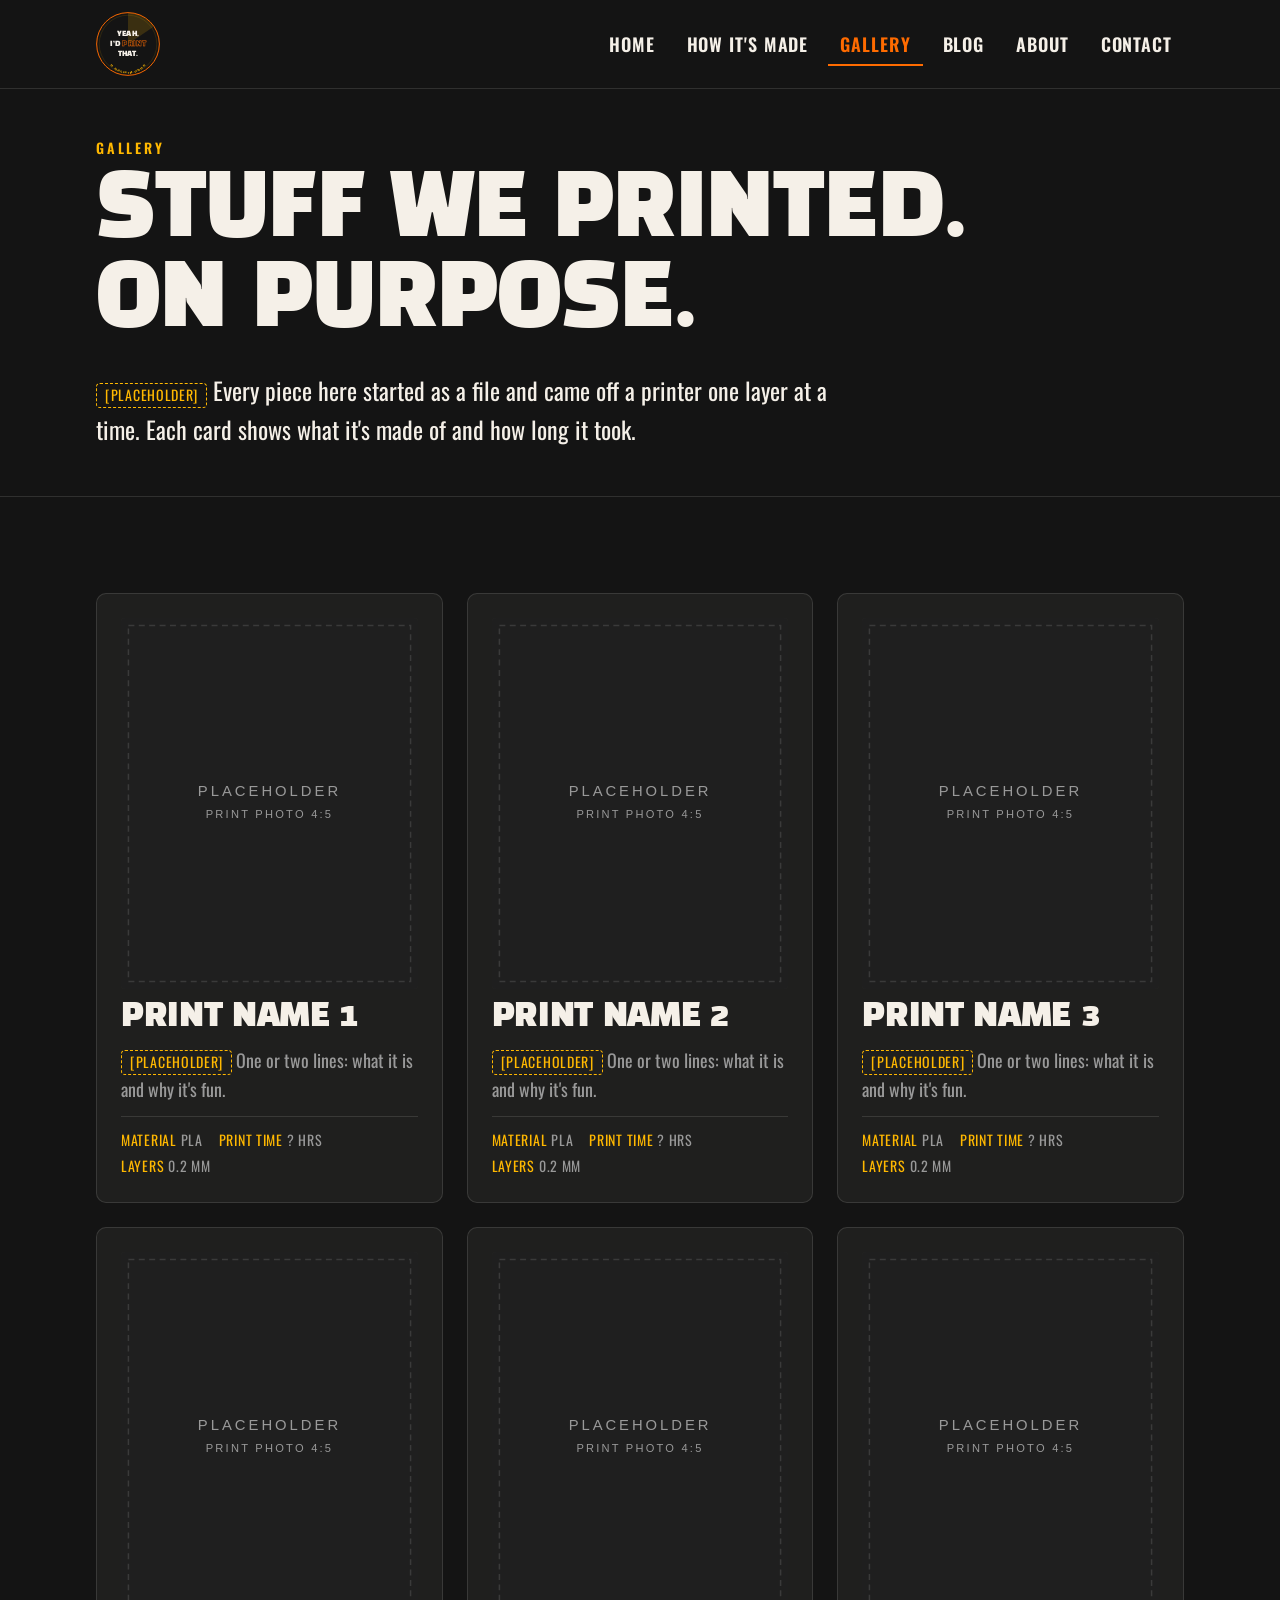
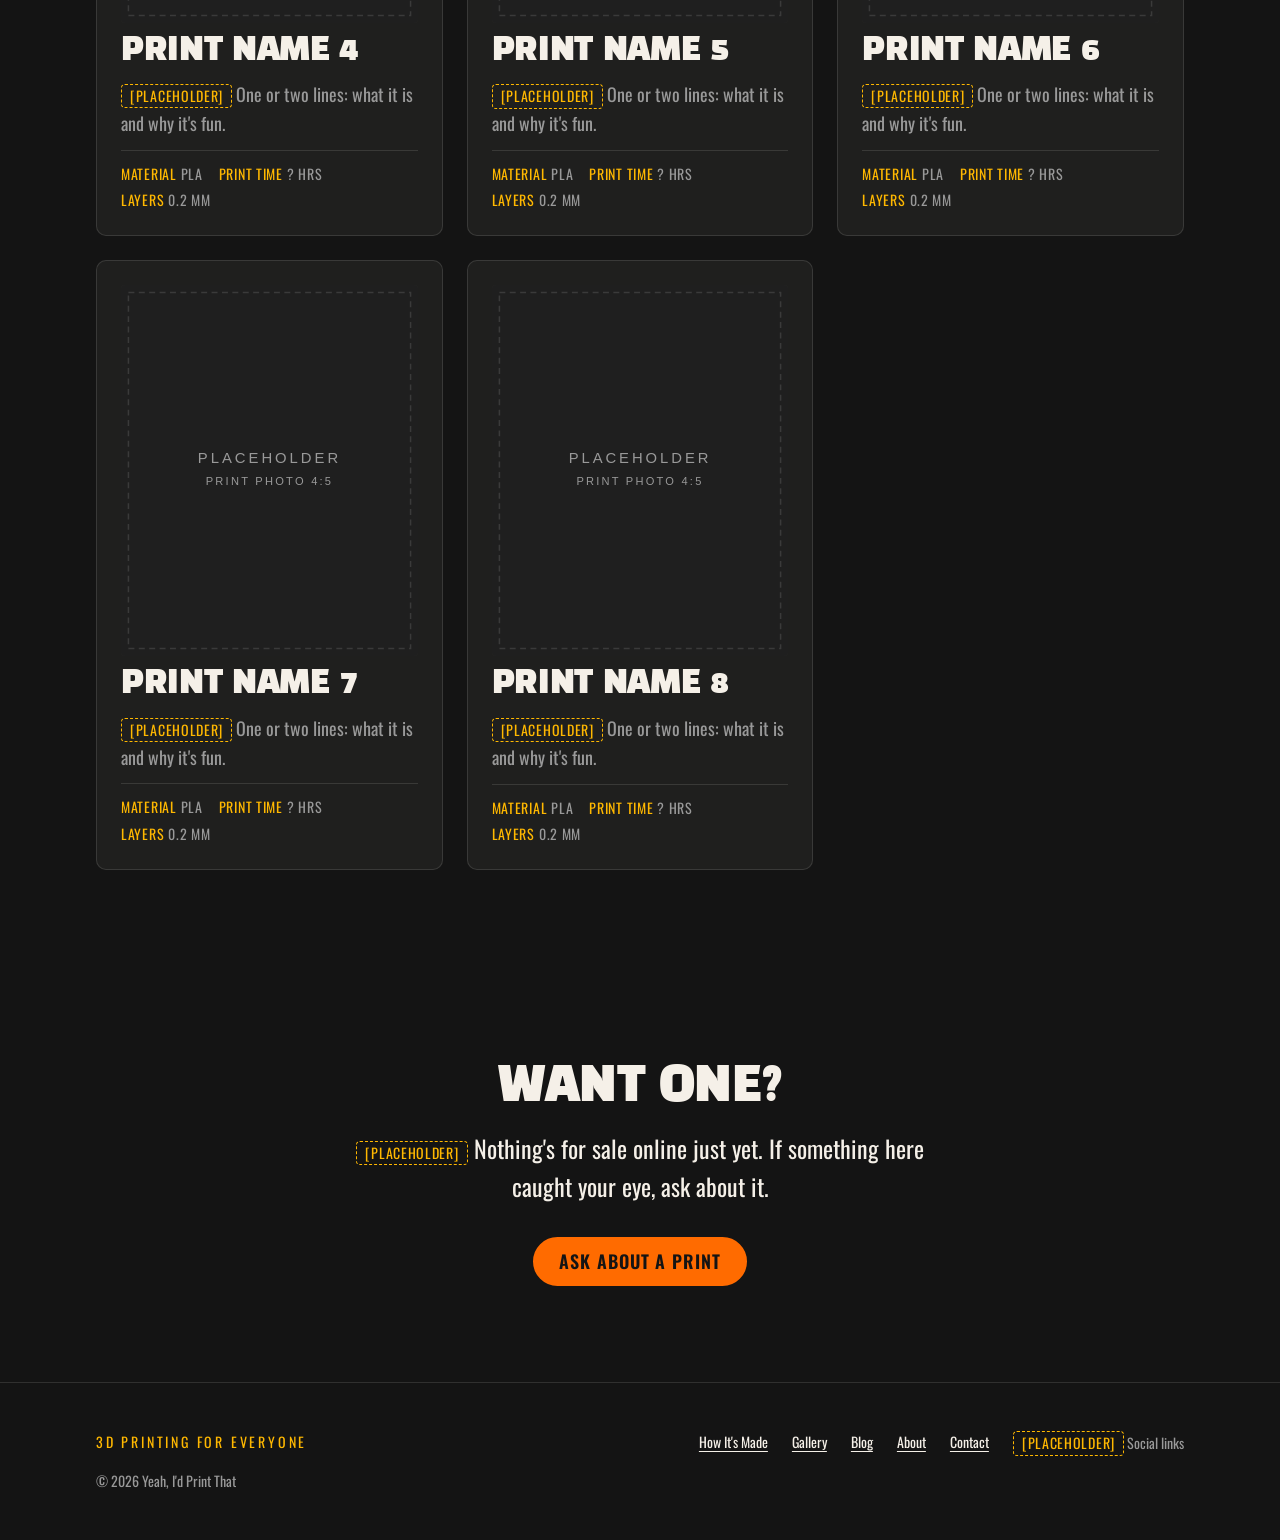
<file: gallery.html>
<!DOCTYPE html>
<!-- YIPT Gallery | v0.4.0 (2026-10-29)
     Printed artwork. No shop yet: "Want one?" goes to the contact page.
     Header and footer are shared: keep them in sync with index.html. -->
<html lang="en">
<head>
  <meta charset="utf-8">
  <meta name="viewport" content="width=device-width, initial-scale=1">
  <title>Gallery | Yeah, I'd Print That</title>
  <meta name="description" content="[PLACEHOLDER] Printed artwork from Yeah, I'd Print That, with the material and print time behind each piece.">
  <meta name="theme-color" content="#141414">
  <!-- Icons (made from the badge in brand/) -->
  <link rel="icon" href="favicon.ico" sizes="48x48">
  <link rel="icon" href="assets/icons/favicon-32.png" type="image/png" sizes="32x32">
  <link rel="apple-touch-icon" href="assets/icons/apple-touch-icon.png">
  <link rel="manifest" href="site.webmanifest">

  <!-- Search and sharing. og:title / og:description repeat the title and
       description above; keep them in sync when you edit those. -->
  <link rel="canonical" href="https://www.yeahidprintthat.com/gallery.html">
  <meta property="og:type" content="website">
  <meta property="og:site_name" content="Yeah, I'd Print That">
  <meta property="og:url" content="https://www.yeahidprintthat.com/gallery.html">
  <meta property="og:title" content="Gallery | Yeah, I'd Print That">
  <meta property="og:description" content="[PLACEHOLDER] Printed artwork from Yeah, I'd Print That, with the material and print time behind each piece.">
  <meta property="og:image" content="https://www.yeahidprintthat.com/assets/images/og-card.png">
  <meta property="og:image:width" content="1200">
  <meta property="og:image:height" content="630">
  <meta property="og:image:alt" content="Yeah, I'd Print That logo: 3D printing for everyone">
  <meta name="twitter:card" content="summary_large_image">

  <!-- Starts the mobile menu closed when JS is available (see site.js) -->
  <script>document.documentElement.classList.add('js');</script>

  <link rel="preconnect" href="https://fonts.googleapis.com">
  <link rel="preconnect" href="https://fonts.gstatic.com" crossorigin>
  <link rel="stylesheet" href="https://fonts.googleapis.com/css2?family=Black+Han+Sans&family=Oswald:wght@400;600&display=swap">

  <link rel="stylesheet" href="assets/css/tokens.css">
  <link rel="stylesheet" href="assets/css/site.css">
  <script src="assets/js/site.js" defer></script>
</head>
<body>
  <a class="skip-link" href="#main">Skip to content</a>

  <!-- ===== SITE HEADER (shared: keep identical on every page, except aria-current) ===== -->
  <header class="site-header">
    <div class="container site-header__inner">
      <a class="site-header__brand" href="index.html" aria-label="Yeah, I'd Print That: home">
        <!-- Badge from brand/yipt-logo-badge-circle-dark-orange.svg, inlined so it
             uses the page fonts. Same shapes and colors; the SVG's own <style>
             block is swapped for font attributes so it can't affect the page. -->
        <svg viewBox="0 0 200 200" aria-hidden="true" focusable="false">
          <defs>
            <path id="hdr-badge-arc" d="M 34,146 A 70,70 0 0 0 166,146" fill="none"/>
            <clipPath id="hdr-badge-clip"><circle cx="100" cy="100" r="98"/></clipPath>
          </defs>
          <circle cx="100" cy="100" r="98" fill="#141414"/>
          <g clip-path="url(#hdr-badge-clip)">
            <path d="M 100 100 L 100 2 A 98 98 0 0 1 180 46 Z" fill="#FFB800" opacity="0.16"/>
          </g>
          <circle cx="100" cy="100" r="98" fill="none" stroke="#FF6B00" stroke-width="3"/>
          <circle cx="100" cy="100" r="90" fill="none" stroke="#FFB800" stroke-width="0.75" opacity="0.5"/>
          <g font-family="'Black Han Sans', 'Arial Black', sans-serif" text-anchor="middle" letter-spacing="0.5">
            <text x="100" y="76" font-size="21" fill="#F5F0E8">YEAH,</text>
            <text x="100" y="106" font-size="23"><tspan fill="#F5F0E8">I&#8217;D </tspan><tspan fill="none" stroke="#FF6B00" stroke-width="1.4">PRINT</tspan></text>
            <text x="100" y="136" font-size="21" fill="#F5F0E8">THAT.</text>
          </g>
          <text font-family="'Oswald', Arial, sans-serif" font-weight="600" font-size="7.5" fill="#FFB800" letter-spacing="2.2">
            <textPath href="#hdr-badge-arc" startOffset="50%" text-anchor="middle">3D PRINTING FOR EVERYONE</textPath>
          </text>
        </svg>
      </a>

      <button class="nav-toggle" type="button" aria-expanded="false" aria-controls="site-nav">Menu</button>
      <nav class="site-nav" id="site-nav" aria-label="Main">
        <ul>
          <li><a href="index.html">Home</a></li>
          <li><a href="how-its-made.html">How It's Made</a></li>
          <li><a href="gallery.html" aria-current="page">Gallery</a></li>
          <li><a href="blog/index.html">Blog</a></li>
          <li><a href="about.html">About</a></li>
          <li><a href="contact.html">Contact</a></li>
        </ul>
      </nav>
    </div>
  </header>
  <!-- ===== /SITE HEADER ===== -->

  <main id="main">

    <!-- Page intro -->
    <section class="page-hero">
      <div class="container">
        <span class="eyebrow">Gallery</span>
        <h1>Stuff we printed. On purpose.</h1>
        <p class="lead"><span class="placeholder-tag">[PLACEHOLDER]</span> Every piece here started as a file and came off a printer one layer at a time. Each card shows what it's made of and how long it took.</p>
      </div>
    </section>

    <!-- Print grid -->
    <section class="section" aria-labelledby="prints-title">
      <div class="container">
        <h2 id="prints-title" class="visually-hidden">All prints</h2>

        <!--
          HOW TO ADD A REAL PRINT
          Copy one <article class="card"> and change:
            - src / srcset: export each photo at 4:5, in two sizes, e.g.
                assets/images/prints/dragon-800.webp   (800 x 1000)
                assets/images/prints/dragon-1600.webp  (1600 x 2000)
              then use:
                <img class="print-card__photo"
                     src="assets/images/prints/dragon-800.webp"
                     srcset="assets/images/prints/dragon-800.webp 800w,
                             assets/images/prints/dragon-1600.webp 1600w"
                     sizes="(min-width: 64em) 22rem, (min-width: 48em) 45vw, 100vw"
                     alt="Describe what's in the photo"
                     width="800" height="1000" loading="lazy" decoding="async">
            - alt: describe the photo for someone who can't see it
            - keep loading="lazy" on everything except the first row
            - title, description and the Material / Print time / Layers values
        -->
        <div class="grid">
          <article class="card">
            <img class="print-card__photo" src="assets/images/placeholder-4x5.svg" alt="[PLACEHOLDER] Describe print 1: what it is, its colors and finish." width="800" height="1000" decoding="async">
            <h3>Print name 1</h3>
            <p class="text-muted"><span class="placeholder-tag">[PLACEHOLDER]</span> One or two lines: what it is and why it's fun.</p>
            <dl class="print-meta">
              <div><dt>Material</dt><dd>PLA</dd></div>
              <div><dt>Print time</dt><dd>? hrs</dd></div>
              <div><dt>Layers</dt><dd>0.2 mm</dd></div>
            </dl>
          </article>
          <article class="card">
            <img class="print-card__photo" src="assets/images/placeholder-4x5.svg" alt="[PLACEHOLDER] Describe print 2: what it is, its colors and finish." width="800" height="1000" decoding="async">
            <h3>Print name 2</h3>
            <p class="text-muted"><span class="placeholder-tag">[PLACEHOLDER]</span> One or two lines: what it is and why it's fun.</p>
            <dl class="print-meta">
              <div><dt>Material</dt><dd>PLA</dd></div>
              <div><dt>Print time</dt><dd>? hrs</dd></div>
              <div><dt>Layers</dt><dd>0.2 mm</dd></div>
            </dl>
          </article>
          <article class="card">
            <img class="print-card__photo" src="assets/images/placeholder-4x5.svg" alt="[PLACEHOLDER] Describe print 3: what it is, its colors and finish." width="800" height="1000" decoding="async">
            <h3>Print name 3</h3>
            <p class="text-muted"><span class="placeholder-tag">[PLACEHOLDER]</span> One or two lines: what it is and why it's fun.</p>
            <dl class="print-meta">
              <div><dt>Material</dt><dd>PLA</dd></div>
              <div><dt>Print time</dt><dd>? hrs</dd></div>
              <div><dt>Layers</dt><dd>0.2 mm</dd></div>
            </dl>
          </article>
          <article class="card">
            <img class="print-card__photo" src="assets/images/placeholder-4x5.svg" alt="[PLACEHOLDER] Describe print 4: what it is, its colors and finish." width="800" height="1000" loading="lazy" decoding="async">
            <h3>Print name 4</h3>
            <p class="text-muted"><span class="placeholder-tag">[PLACEHOLDER]</span> One or two lines: what it is and why it's fun.</p>
            <dl class="print-meta">
              <div><dt>Material</dt><dd>PLA</dd></div>
              <div><dt>Print time</dt><dd>? hrs</dd></div>
              <div><dt>Layers</dt><dd>0.2 mm</dd></div>
            </dl>
          </article>
          <article class="card">
            <img class="print-card__photo" src="assets/images/placeholder-4x5.svg" alt="[PLACEHOLDER] Describe print 5: what it is, its colors and finish." width="800" height="1000" loading="lazy" decoding="async">
            <h3>Print name 5</h3>
            <p class="text-muted"><span class="placeholder-tag">[PLACEHOLDER]</span> One or two lines: what it is and why it's fun.</p>
            <dl class="print-meta">
              <div><dt>Material</dt><dd>PLA</dd></div>
              <div><dt>Print time</dt><dd>? hrs</dd></div>
              <div><dt>Layers</dt><dd>0.2 mm</dd></div>
            </dl>
          </article>
          <article class="card">
            <img class="print-card__photo" src="assets/images/placeholder-4x5.svg" alt="[PLACEHOLDER] Describe print 6: what it is, its colors and finish." width="800" height="1000" loading="lazy" decoding="async">
            <h3>Print name 6</h3>
            <p class="text-muted"><span class="placeholder-tag">[PLACEHOLDER]</span> One or two lines: what it is and why it's fun.</p>
            <dl class="print-meta">
              <div><dt>Material</dt><dd>PLA</dd></div>
              <div><dt>Print time</dt><dd>? hrs</dd></div>
              <div><dt>Layers</dt><dd>0.2 mm</dd></div>
            </dl>
          </article>
          <article class="card">
            <img class="print-card__photo" src="assets/images/placeholder-4x5.svg" alt="[PLACEHOLDER] Describe print 7: what it is, its colors and finish." width="800" height="1000" loading="lazy" decoding="async">
            <h3>Print name 7</h3>
            <p class="text-muted"><span class="placeholder-tag">[PLACEHOLDER]</span> One or two lines: what it is and why it's fun.</p>
            <dl class="print-meta">
              <div><dt>Material</dt><dd>PLA</dd></div>
              <div><dt>Print time</dt><dd>? hrs</dd></div>
              <div><dt>Layers</dt><dd>0.2 mm</dd></div>
            </dl>
          </article>
          <article class="card">
            <img class="print-card__photo" src="assets/images/placeholder-4x5.svg" alt="[PLACEHOLDER] Describe print 8: what it is, its colors and finish." width="800" height="1000" loading="lazy" decoding="async">
            <h3>Print name 8</h3>
            <p class="text-muted"><span class="placeholder-tag">[PLACEHOLDER]</span> One or two lines: what it is and why it's fun.</p>
            <dl class="print-meta">
              <div><dt>Material</dt><dd>PLA</dd></div>
              <div><dt>Print time</dt><dd>? hrs</dd></div>
              <div><dt>Layers</dt><dd>0.2 mm</dd></div>
            </dl>
          </article>
        </div>
      </div>
    </section>

    <!-- Closing call to action -->
    <section class="section cta-band" aria-labelledby="cta-title">
      <div class="container container--narrow">
        <h2 id="cta-title">Want one?</h2>
        <p class="lead"><span class="placeholder-tag">[PLACEHOLDER]</span> Nothing's for sale online just yet. If something here caught your eye, ask about it.</p>
        <a class="btn" href="contact.html">Ask about a print</a>
      </div>
    </section>

  </main>

  <!-- ===== SITE FOOTER (shared: keep identical on every page) ===== -->
  <footer class="site-footer">
    <div class="container site-footer__inner">
      <div>
        <p class="site-footer__tagline">3D printing for everyone</p>
        <p>&copy; 2026 Yeah, I'd Print That</p>
      </div>
      <nav aria-label="Footer">
        <ul>
          <li><a href="how-its-made.html">How It's Made</a></li>
          <li><a href="gallery.html">Gallery</a></li>
          <li><a href="blog/index.html">Blog</a></li>
          <li><a href="about.html">About</a></li>
          <li><a href="contact.html">Contact</a></li>
          <li><span class="placeholder-tag">[PLACEHOLDER]</span> Social links</li>
        </ul>
      </nav>
    </div>
  </footer>
  <!-- ===== /SITE FOOTER ===== -->
</body>
</html>
</file>
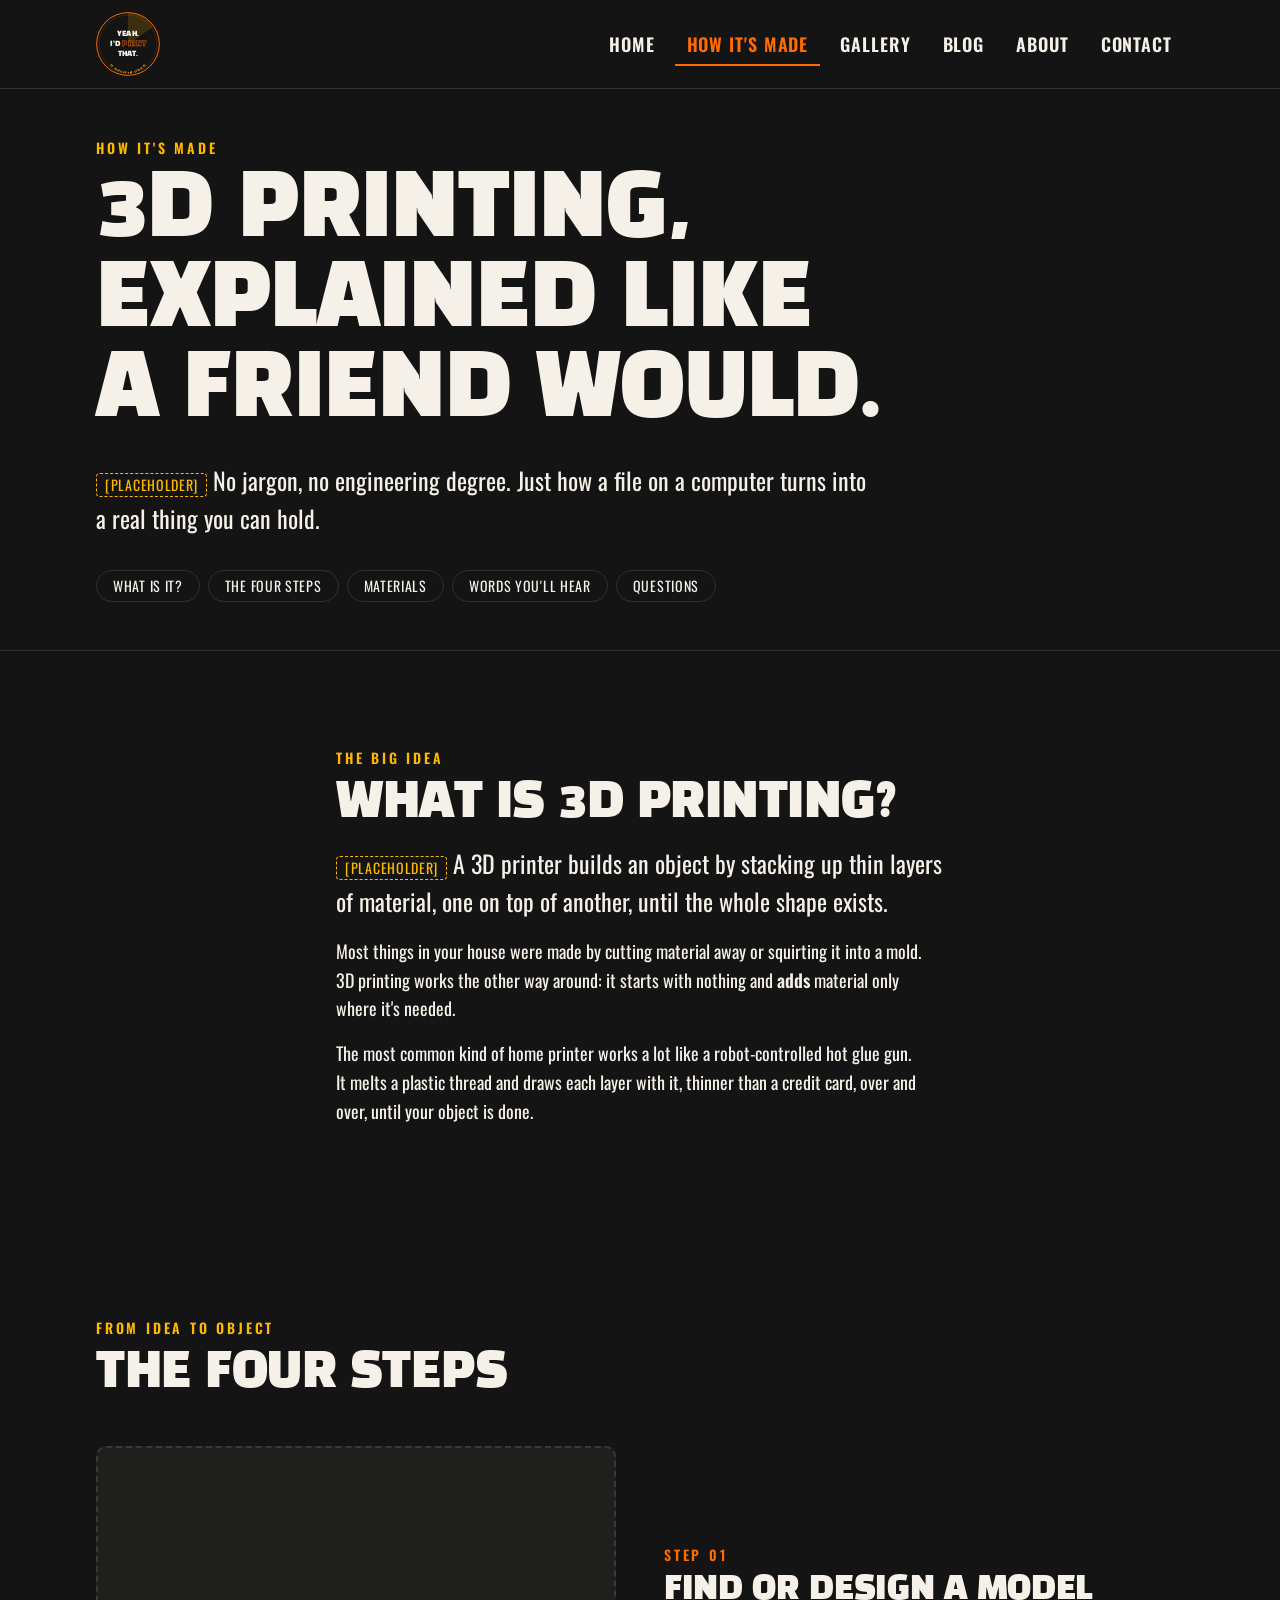
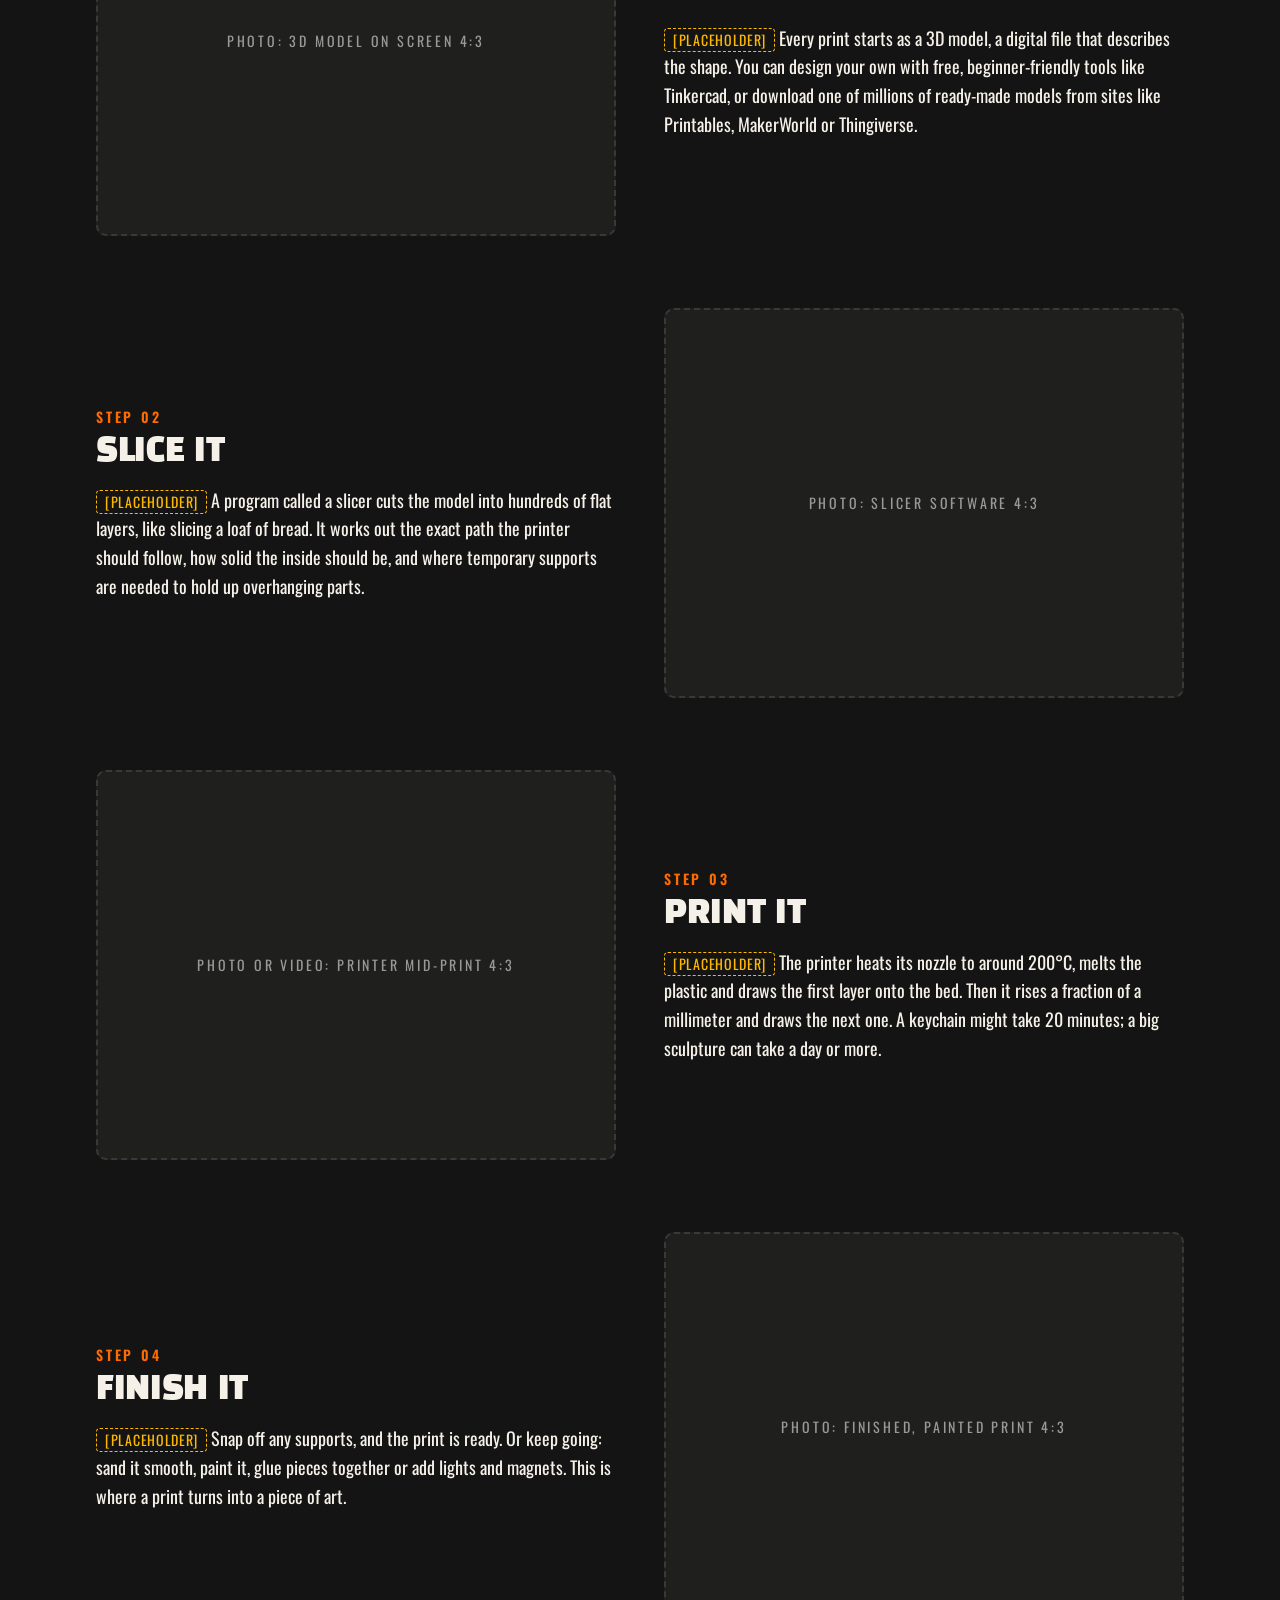
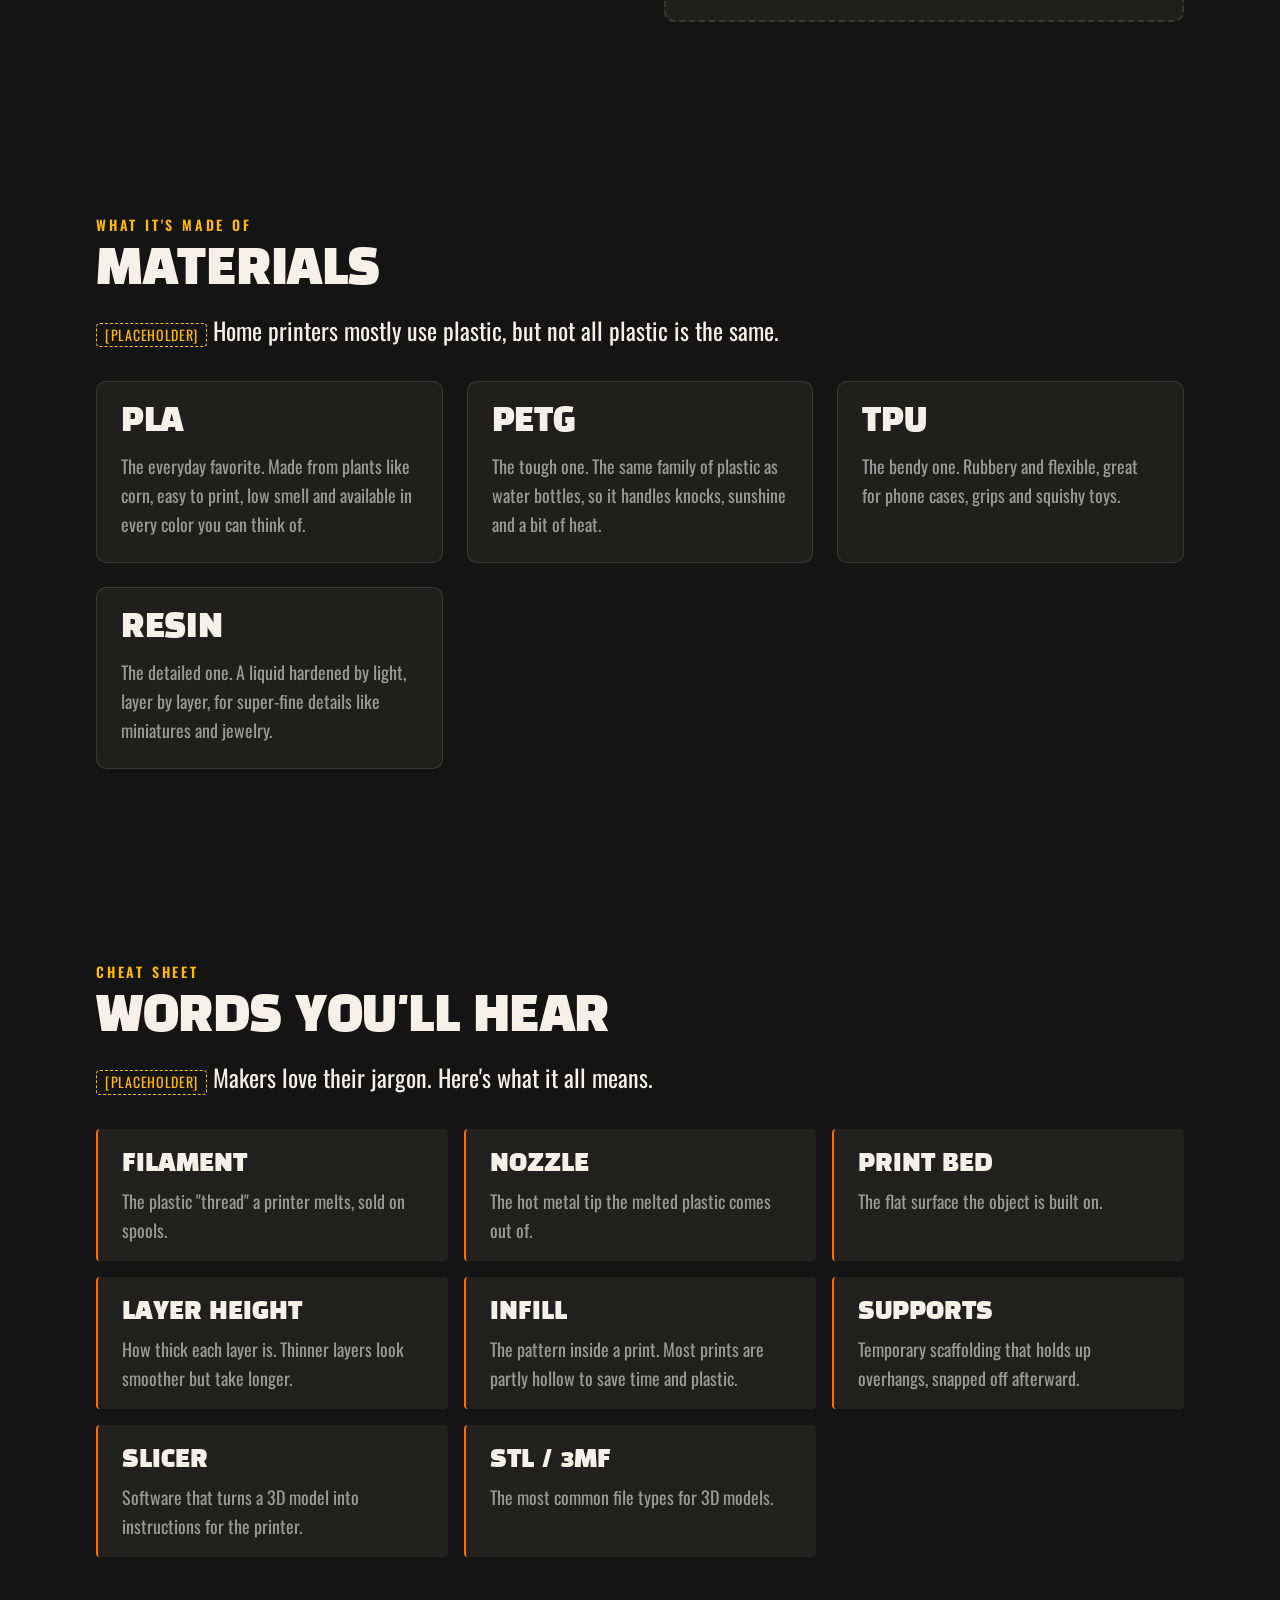
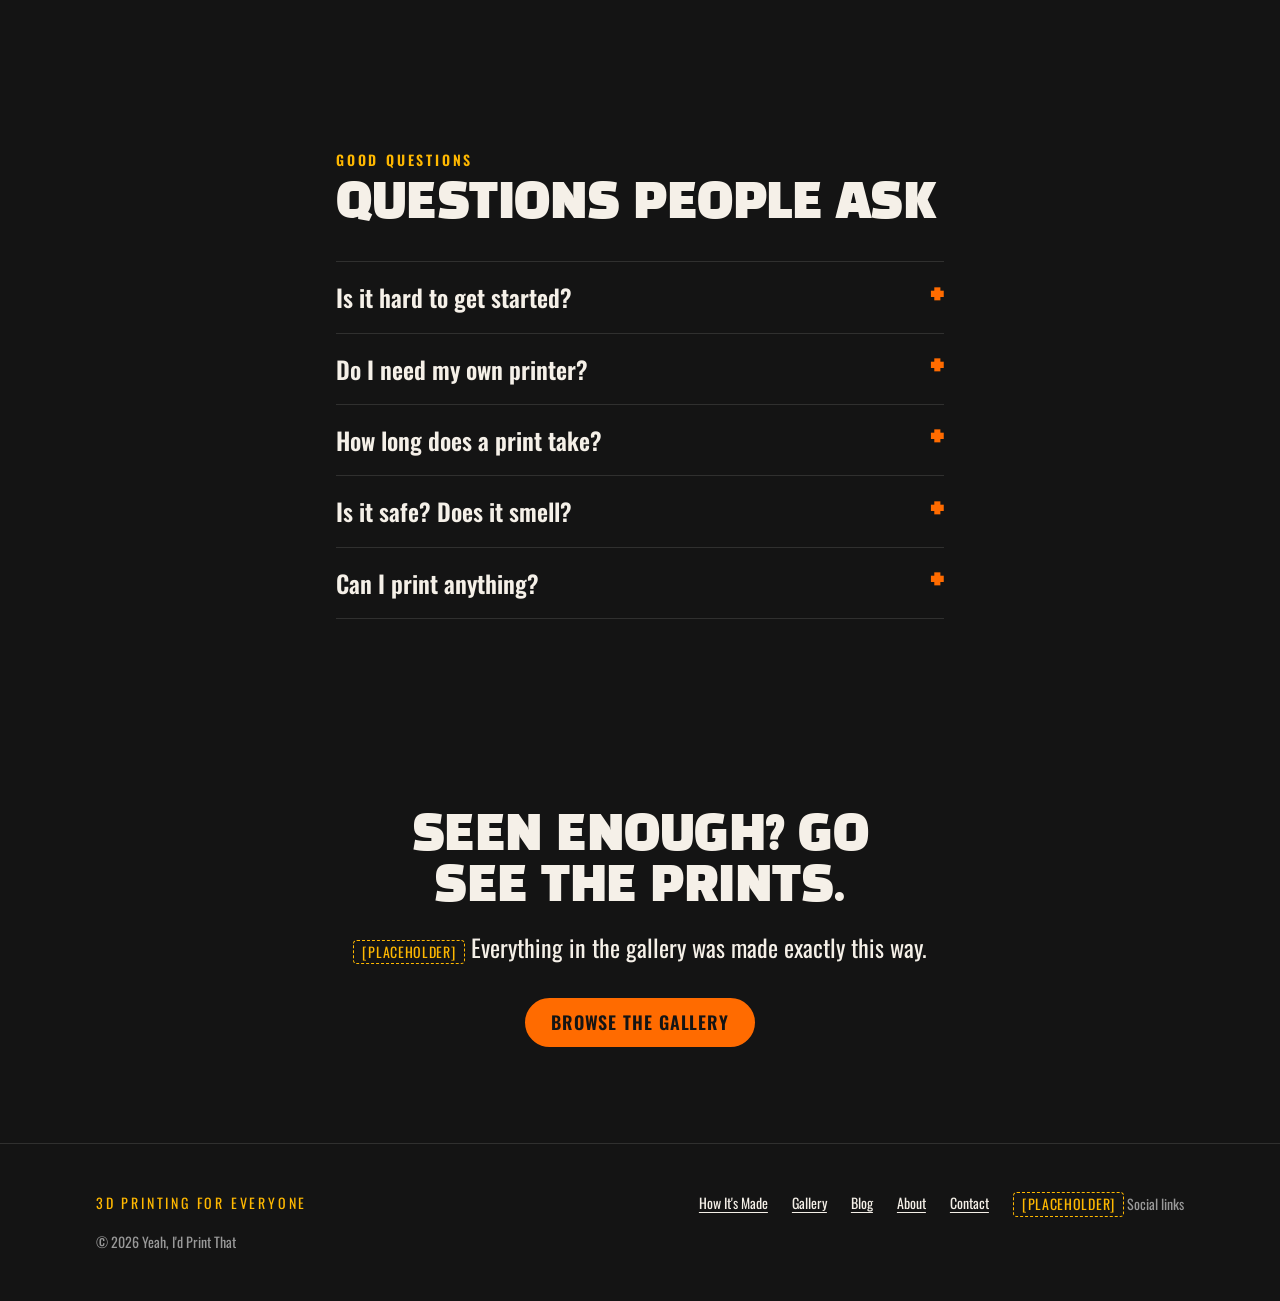
<file: how-its-made.html>
<!DOCTYPE html>
<!-- YIPT How It's Made | v0.3.0 (2026-10-29)
     Friendly explainer of 3D printing for non-makers.
     Header and footer are shared: keep them in sync with index.html. -->
<html lang="en">
<head>
  <meta charset="utf-8">
  <meta name="viewport" content="width=device-width, initial-scale=1">
  <title>How It's Made | Yeah, I'd Print That</title>
  <meta name="description" content="[PLACEHOLDER] How 3D printing works, in plain English: from a digital file to a real object in four steps, plus the words you'll hear and answers to common questions.">
  <meta name="theme-color" content="#141414">
  <!-- Icons (made from the badge in brand/) -->
  <link rel="icon" href="favicon.ico" sizes="48x48">
  <link rel="icon" href="assets/icons/favicon-32.png" type="image/png" sizes="32x32">
  <link rel="apple-touch-icon" href="assets/icons/apple-touch-icon.png">
  <link rel="manifest" href="site.webmanifest">

  <!-- Search and sharing. og:title / og:description repeat the title and
       description above; keep them in sync when you edit those. -->
  <link rel="canonical" href="https://www.yeahidprintthat.com/how-its-made.html">
  <meta property="og:type" content="website">
  <meta property="og:site_name" content="Yeah, I'd Print That">
  <meta property="og:url" content="https://www.yeahidprintthat.com/how-its-made.html">
  <meta property="og:title" content="How It's Made | Yeah, I'd Print That">
  <meta property="og:description" content="[PLACEHOLDER] How 3D printing works, in plain English: from a digital file to a real object in four steps, plus the words you'll hear and answers to common questions.">
  <meta property="og:image" content="https://www.yeahidprintthat.com/assets/images/og-card.png">
  <meta property="og:image:width" content="1200">
  <meta property="og:image:height" content="630">
  <meta property="og:image:alt" content="Yeah, I'd Print That logo: 3D printing for everyone">
  <meta name="twitter:card" content="summary_large_image">

  <!-- Starts the mobile menu closed when JS is available (see site.js) -->
  <script>document.documentElement.classList.add('js');</script>

  <link rel="preconnect" href="https://fonts.googleapis.com">
  <link rel="preconnect" href="https://fonts.gstatic.com" crossorigin>
  <link rel="stylesheet" href="https://fonts.googleapis.com/css2?family=Black+Han+Sans&family=Oswald:wght@400;600&display=swap">

  <link rel="stylesheet" href="assets/css/tokens.css">
  <link rel="stylesheet" href="assets/css/site.css">
  <script src="assets/js/site.js" defer></script>
</head>
<body>
  <a class="skip-link" href="#main">Skip to content</a>

  <!-- ===== SITE HEADER (shared: keep identical on every page, except aria-current) ===== -->
  <header class="site-header">
    <div class="container site-header__inner">
      <a class="site-header__brand" href="index.html" aria-label="Yeah, I'd Print That: home">
        <!-- Badge from brand/yipt-logo-badge-circle-dark-orange.svg, inlined so it
             uses the page fonts. Same shapes and colors; the SVG's own <style>
             block is swapped for font attributes so it can't affect the page. -->
        <svg viewBox="0 0 200 200" aria-hidden="true" focusable="false">
          <defs>
            <path id="hdr-badge-arc" d="M 34,146 A 70,70 0 0 0 166,146" fill="none"/>
            <clipPath id="hdr-badge-clip"><circle cx="100" cy="100" r="98"/></clipPath>
          </defs>
          <circle cx="100" cy="100" r="98" fill="#141414"/>
          <g clip-path="url(#hdr-badge-clip)">
            <path d="M 100 100 L 100 2 A 98 98 0 0 1 180 46 Z" fill="#FFB800" opacity="0.16"/>
          </g>
          <circle cx="100" cy="100" r="98" fill="none" stroke="#FF6B00" stroke-width="3"/>
          <circle cx="100" cy="100" r="90" fill="none" stroke="#FFB800" stroke-width="0.75" opacity="0.5"/>
          <g font-family="'Black Han Sans', 'Arial Black', sans-serif" text-anchor="middle" letter-spacing="0.5">
            <text x="100" y="76" font-size="21" fill="#F5F0E8">YEAH,</text>
            <text x="100" y="106" font-size="23"><tspan fill="#F5F0E8">I&#8217;D </tspan><tspan fill="none" stroke="#FF6B00" stroke-width="1.4">PRINT</tspan></text>
            <text x="100" y="136" font-size="21" fill="#F5F0E8">THAT.</text>
          </g>
          <text font-family="'Oswald', Arial, sans-serif" font-weight="600" font-size="7.5" fill="#FFB800" letter-spacing="2.2">
            <textPath href="#hdr-badge-arc" startOffset="50%" text-anchor="middle">3D PRINTING FOR EVERYONE</textPath>
          </text>
        </svg>
      </a>

      <button class="nav-toggle" type="button" aria-expanded="false" aria-controls="site-nav">Menu</button>
      <nav class="site-nav" id="site-nav" aria-label="Main">
        <ul>
          <li><a href="index.html">Home</a></li>
          <li><a href="how-its-made.html" aria-current="page">How It's Made</a></li>
          <li><a href="gallery.html">Gallery</a></li>
          <li><a href="blog/index.html">Blog</a></li>
          <li><a href="about.html">About</a></li>
          <li><a href="contact.html">Contact</a></li>
        </ul>
      </nav>
    </div>
  </header>
  <!-- ===== /SITE HEADER ===== -->

  <main id="main">

    <!-- Page intro -->
    <section class="page-hero">
      <div class="container">
        <span class="eyebrow">How it's made</span>
        <h1>3D printing, explained like a friend would.</h1>
        <p class="lead"><span class="placeholder-tag">[PLACEHOLDER]</span> No jargon, no engineering degree. Just how a file on a computer turns into a real thing you can hold.</p>
        <ul class="toc" aria-label="On this page">
          <li><a href="#what">What is it?</a></li>
          <li><a href="#steps">The four steps</a></li>
          <li><a href="#materials">Materials</a></li>
          <li><a href="#words">Words you'll hear</a></li>
          <li><a href="#faq">Questions</a></li>
        </ul>
      </div>
    </section>

    <!-- What is 3D printing? -->
    <section class="section" id="what" aria-labelledby="what-title">
      <div class="container container--narrow">
        <span class="eyebrow">The big idea</span>
        <h2 id="what-title">What is 3D printing?</h2>
        <p class="lead"><span class="placeholder-tag">[PLACEHOLDER]</span> A 3D printer builds an object by stacking up thin layers of material, one on top of another, until the whole shape exists.</p>
        <p>Most things in your house were made by cutting material away or squirting it into a mold. 3D printing works the other way around: it starts with nothing and <strong>adds</strong> material only where it's needed.</p>
        <p>The most common kind of home printer works a lot like a robot-controlled hot glue gun. It melts a plastic thread and draws each layer with it, thinner than a credit card, over and over, until your object is done.</p>
      </div>
    </section>

    <!-- The four steps -->
    <section class="section" id="steps" aria-labelledby="steps-title">
      <div class="container">
        <span class="eyebrow">From idea to object</span>
        <h2 id="steps-title">The four steps</h2>

        <ol class="explainer" style="margin-top: var(--space-7)">
          <li>
            <div class="placeholder-img" style="--ratio: 4 / 3">Photo: 3D model on screen 4:3</div>
            <div class="explainer__step">
              <h3>Find or design a model</h3>
              <p><span class="placeholder-tag">[PLACEHOLDER]</span> Every print starts as a 3D model, a digital file that describes the shape. You can design your own with free, beginner-friendly tools like Tinkercad, or download one of millions of ready-made models from sites like Printables, MakerWorld or Thingiverse.</p>
            </div>
          </li>
          <li>
            <div class="placeholder-img" style="--ratio: 4 / 3">Photo: slicer software 4:3</div>
            <div class="explainer__step">
              <h3>Slice it</h3>
              <p><span class="placeholder-tag">[PLACEHOLDER]</span> A program called a slicer cuts the model into hundreds of flat layers, like slicing a loaf of bread. It works out the exact path the printer should follow, how solid the inside should be, and where temporary supports are needed to hold up overhanging parts.</p>
            </div>
          </li>
          <li>
            <div class="placeholder-img" style="--ratio: 4 / 3">Photo or video: printer mid-print 4:3</div>
            <div class="explainer__step">
              <h3>Print it</h3>
              <p><span class="placeholder-tag">[PLACEHOLDER]</span> The printer heats its nozzle to around 200&deg;C, melts the plastic and draws the first layer onto the bed. Then it rises a fraction of a millimeter and draws the next one. A keychain might take 20 minutes; a big sculpture can take a day or more.</p>
            </div>
          </li>
          <li>
            <div class="placeholder-img" style="--ratio: 4 / 3">Photo: finished, painted print 4:3</div>
            <div class="explainer__step">
              <h3>Finish it</h3>
              <p><span class="placeholder-tag">[PLACEHOLDER]</span> Snap off any supports, and the print is ready. Or keep going: sand it smooth, paint it, glue pieces together or add lights and magnets. This is where a print turns into a piece of art.</p>
            </div>
          </li>
        </ol>
      </div>
    </section>

    <!-- Materials -->
    <section class="section" id="materials" aria-labelledby="materials-title">
      <div class="container">
        <span class="eyebrow">What it's made of</span>
        <h2 id="materials-title">Materials</h2>
        <p class="lead"><span class="placeholder-tag">[PLACEHOLDER]</span> Home printers mostly use plastic, but not all plastic is the same.</p>
        <div class="grid" style="margin-top: var(--space-6)">
          <article class="card">
            <h3>PLA</h3>
            <p class="text-muted">The everyday favorite. Made from plants like corn, easy to print, low smell and available in every color you can think of.</p>
          </article>
          <article class="card">
            <h3>PETG</h3>
            <p class="text-muted">The tough one. The same family of plastic as water bottles, so it handles knocks, sunshine and a bit of heat.</p>
          </article>
          <article class="card">
            <h3>TPU</h3>
            <p class="text-muted">The bendy one. Rubbery and flexible, great for phone cases, grips and squishy toys.</p>
          </article>
          <article class="card">
            <h3>Resin</h3>
            <p class="text-muted">The detailed one. A liquid hardened by light, layer by layer, for super-fine details like miniatures and jewelry.</p>
          </article>
        </div>
      </div>
    </section>

    <!-- Glossary -->
    <section class="section" id="words" aria-labelledby="words-title">
      <div class="container">
        <span class="eyebrow">Cheat sheet</span>
        <h2 id="words-title">Words you'll hear</h2>
        <p class="lead"><span class="placeholder-tag">[PLACEHOLDER]</span> Makers love their jargon. Here's what it all means.</p>
        <dl class="glossary" style="margin-top: var(--space-6)">
          <div><dt>Filament</dt><dd>The plastic "thread" a printer melts, sold on spools.</dd></div>
          <div><dt>Nozzle</dt><dd>The hot metal tip the melted plastic comes out of.</dd></div>
          <div><dt>Print bed</dt><dd>The flat surface the object is built on.</dd></div>
          <div><dt>Layer height</dt><dd>How thick each layer is. Thinner layers look smoother but take longer.</dd></div>
          <div><dt>Infill</dt><dd>The pattern inside a print. Most prints are partly hollow to save time and plastic.</dd></div>
          <div><dt>Supports</dt><dd>Temporary scaffolding that holds up overhangs, snapped off afterward.</dd></div>
          <div><dt>Slicer</dt><dd>Software that turns a 3D model into instructions for the printer.</dd></div>
          <div><dt>STL / 3MF</dt><dd>The most common file types for 3D models.</dd></div>
        </dl>
      </div>
    </section>

    <!-- FAQ -->
    <section class="section" id="faq" aria-labelledby="faq-title">
      <div class="container container--narrow">
        <span class="eyebrow">Good questions</span>
        <h2 id="faq-title">Questions people ask</h2>
        <div class="faq" style="margin-top: var(--space-6)">
          <details>
            <summary>Is it hard to get started?</summary>
            <p><span class="placeholder-tag">[PLACEHOLDER]</span> Not anymore. Many newer printers come mostly assembled and calibrate themselves, so you can go from unboxing to a first print in an afternoon.</p>
          </details>
          <details>
            <summary>Do I need my own printer?</summary>
            <p><span class="placeholder-tag">[PLACEHOLDER]</span> Nope. Many public libraries and makerspaces have printers you can use, and print services (like us) can print a model for you.</p>
          </details>
          <details>
            <summary>How long does a print take?</summary>
            <p><span class="placeholder-tag">[PLACEHOLDER]</span> Anywhere from a few minutes to a few days. It depends on the size, how detailed it is and how solid it needs to be.</p>
          </details>
          <details>
            <summary>Is it safe? Does it smell?</summary>
            <p><span class="placeholder-tag">[PLACEHOLDER]</span> PLA, the most common plastic, has very little smell. It's still a good idea to print in a room with some fresh air. Resin printing needs more care: gloves and good ventilation.</p>
          </details>
          <details>
            <summary>Can I print anything?</summary>
            <p><span class="placeholder-tag">[PLACEHOLDER]</span> Almost. Prints are limited by the size of the printer, and some shapes need supports. And just like photocopying a book, printing someone else's design is only okay if their license allows it.</p>
          </details>
        </div>
      </div>
    </section>

    <!-- Closing call to action -->
    <section class="section cta-band" aria-labelledby="cta-title">
      <div class="container container--narrow">
        <h2 id="cta-title">Seen enough? Go see the prints.</h2>
        <p class="lead"><span class="placeholder-tag">[PLACEHOLDER]</span> Everything in the gallery was made exactly this way.</p>
        <a class="btn" href="gallery.html">Browse the gallery</a>
      </div>
    </section>

  </main>

  <!-- ===== SITE FOOTER (shared: keep identical on every page) ===== -->
  <footer class="site-footer">
    <div class="container site-footer__inner">
      <div>
        <p class="site-footer__tagline">3D printing for everyone</p>
        <p>&copy; 2026 Yeah, I'd Print That</p>
      </div>
      <nav aria-label="Footer">
        <ul>
          <li><a href="how-its-made.html">How It's Made</a></li>
          <li><a href="gallery.html">Gallery</a></li>
          <li><a href="blog/index.html">Blog</a></li>
          <li><a href="about.html">About</a></li>
          <li><a href="contact.html">Contact</a></li>
          <li><span class="placeholder-tag">[PLACEHOLDER]</span> Social links</li>
        </ul>
      </nav>
    </div>
  </footer>
  <!-- ===== /SITE FOOTER ===== -->
</body>
</html>
</file>
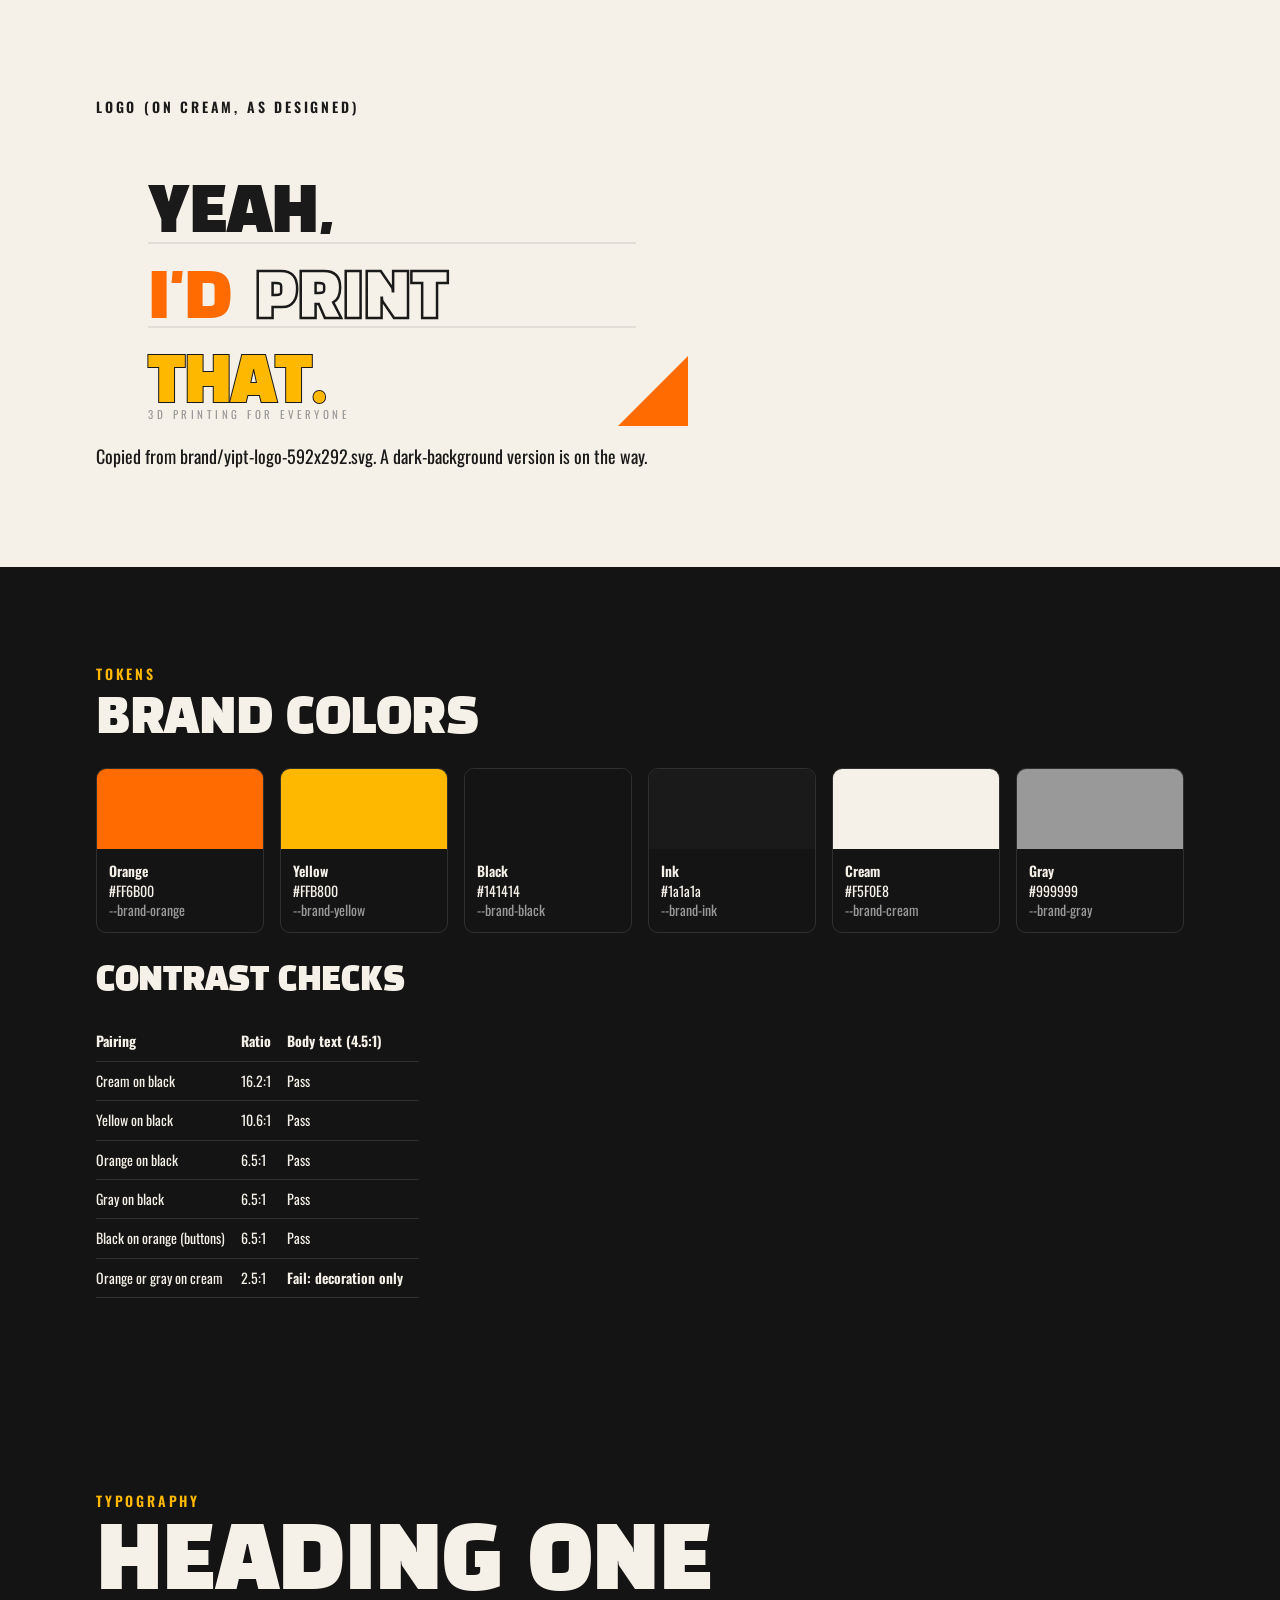
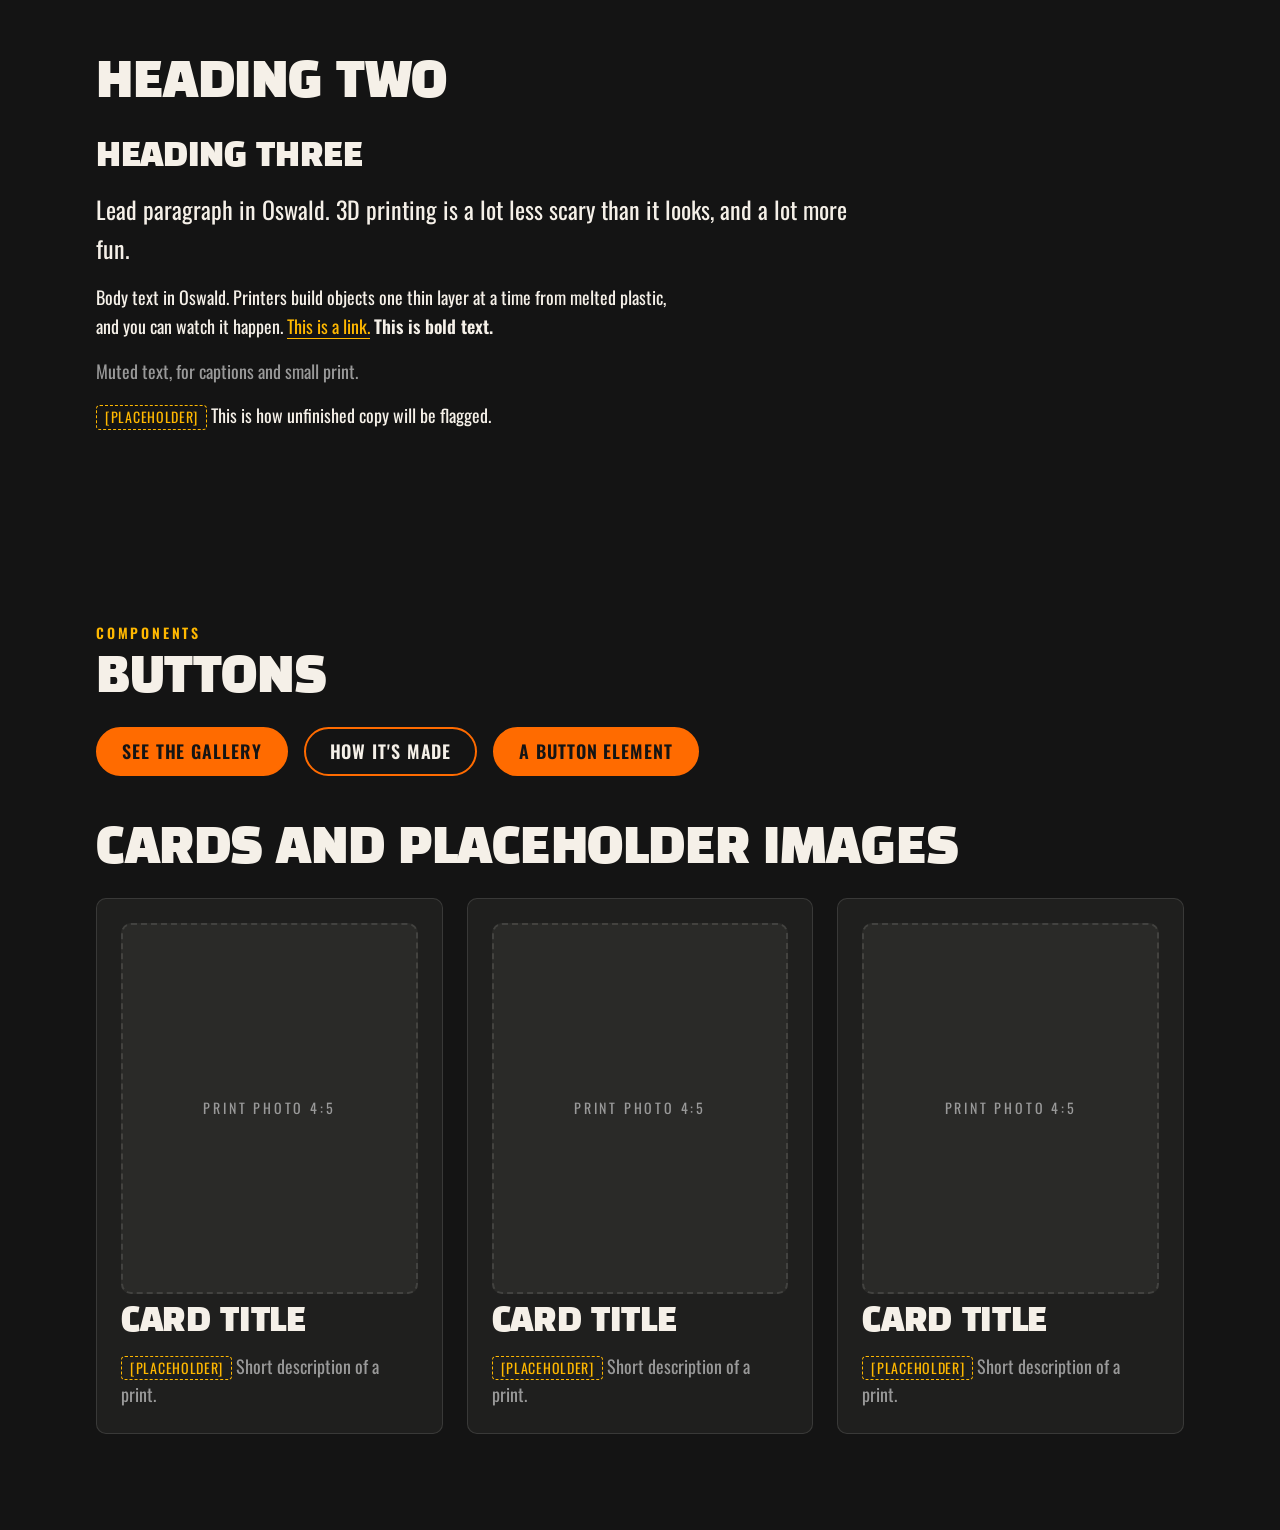
<file: styleguide.html>
<!DOCTYPE html>
<!-- YIPT style guide | v0.1.0 (2026-10-29)
     Internal reference page: every token and base component in one place.
     Not linked from the site and kept out of search engines. -->
<html lang="en">
<head>
  <meta charset="utf-8">
  <meta name="viewport" content="width=device-width, initial-scale=1">
  <meta name="robots" content="noindex">
  <title>Style Guide | Yeah, I'd Print That</title>
  <link rel="icon" href="favicon.ico" sizes="48x48">
  <link rel="icon" href="assets/icons/favicon-32.png" type="image/png" sizes="32x32">

  <link rel="preconnect" href="https://fonts.googleapis.com">
  <link rel="preconnect" href="https://fonts.gstatic.com" crossorigin>
  <link rel="stylesheet" href="https://fonts.googleapis.com/css2?family=Black+Han+Sans&family=Oswald:wght@400;600&display=swap">

  <link rel="stylesheet" href="assets/css/tokens.css">
  <link rel="stylesheet" href="assets/css/site.css">

  <style>
    /* Page-only helpers for showing swatches. Not used on the real site. */
    .swatches { display: grid; gap: var(--space-4); grid-template-columns: repeat(auto-fill, minmax(min(100%, 10rem), 1fr)); margin-top: var(--space-5); }
    .swatch { border: 1px solid var(--color-border); border-radius: var(--radius-md); overflow: hidden; }
    .swatch__chip { height: 5rem; }
    .swatch__info { padding: var(--space-3); font-size: var(--text-sm); line-height: 1.4; }
    .row { display: flex; flex-wrap: wrap; gap: var(--space-4); align-items: center; margin-top: var(--space-5); }
    .contrast td, .contrast th { padding: var(--space-2) var(--space-4) var(--space-2) 0; text-align: left; border-bottom: 1px solid var(--color-border); }
    .contrast { border-collapse: collapse; margin-top: var(--space-5); font-size: var(--text-sm); }
  </style>
</head>
<body>
  <a class="skip-link" href="#main">Skip to content</a>

  <main id="main">

    <!-- Logo, inlined so it uses the page's real fonts -->
    <section class="section section--light">
      <div class="container">
        <span class="eyebrow" style="color: var(--brand-ink)">Logo (on cream, as designed)</span>
        <svg role="img" aria-labelledby="logo-title" viewBox="0 0 592 292" width="592" height="292" style="margin-top: var(--space-4)">
          <title id="logo-title">Yeah, I'd Print That. 3D printing for everyone.</title>
          <rect width="592" height="292" fill="#f5f0e8"/>
          <polygon points="592,222 592,292 522,292" fill="#FF6B00"/>
          <rect x="52" y="108" width="488" height="2" fill="rgba(0,0,0,0.08)"/>
          <rect x="52" y="192" width="488" height="2" fill="rgba(0,0,0,0.08)"/>
          <text x="52" y="98" font-family="'Black Han Sans', sans-serif" font-size="62" letter-spacing="-1" fill="#1a1a1a">YEAH,</text>
          <text x="52" y="184" font-family="'Black Han Sans', sans-serif" font-size="62" letter-spacing="-1" fill="#FF6B00">I'D</text>
          <text x="158" y="184" font-family="'Black Han Sans', sans-serif" font-size="62" letter-spacing="-1" fill="none" stroke="#1a1a1a" stroke-width="2.5">PRINT</text>
          <text x="52" y="268" font-family="'Black Han Sans', sans-serif" font-size="62" letter-spacing="-1" fill="#FFB800" stroke="#1a1a1a" stroke-width="2" paint-order="stroke">THAT.</text>
          <text x="52" y="285" font-family="'Oswald', sans-serif" font-size="11" letter-spacing="3.5" fill="#999" font-weight="400">3D PRINTING FOR EVERYONE</text>
        </svg>
        <p style="margin-top: var(--space-4)">Copied from brand/yipt-logo-592x292.svg. A dark-background version is on the way.</p>
      </div>
    </section>

    <!-- Colors -->
    <section class="section">
      <div class="container">
        <span class="eyebrow">Tokens</span>
        <h2>Brand colors</h2>
        <div class="swatches">
          <div class="swatch"><div class="swatch__chip" style="background: var(--brand-orange)"></div><div class="swatch__info"><strong>Orange</strong><br>#FF6B00<br><span class="text-muted">--brand-orange</span></div></div>
          <div class="swatch"><div class="swatch__chip" style="background: var(--brand-yellow)"></div><div class="swatch__info"><strong>Yellow</strong><br>#FFB800<br><span class="text-muted">--brand-yellow</span></div></div>
          <div class="swatch"><div class="swatch__chip" style="background: var(--brand-black)"></div><div class="swatch__info"><strong>Black</strong><br>#141414<br><span class="text-muted">--brand-black</span></div></div>
          <div class="swatch"><div class="swatch__chip" style="background: var(--brand-ink)"></div><div class="swatch__info"><strong>Ink</strong><br>#1a1a1a<br><span class="text-muted">--brand-ink</span></div></div>
          <div class="swatch"><div class="swatch__chip" style="background: var(--brand-cream)"></div><div class="swatch__info"><strong>Cream</strong><br>#F5F0E8<br><span class="text-muted">--brand-cream</span></div></div>
          <div class="swatch"><div class="swatch__chip" style="background: var(--brand-gray)"></div><div class="swatch__info"><strong>Gray</strong><br>#999999<br><span class="text-muted">--brand-gray</span></div></div>
        </div>

        <h3>Contrast checks</h3>
        <table class="contrast">
          <thead><tr><th>Pairing</th><th>Ratio</th><th>Body text (4.5:1)</th></tr></thead>
          <tbody>
            <tr><td>Cream on black</td><td>16.2:1</td><td>Pass</td></tr>
            <tr><td>Yellow on black</td><td>10.6:1</td><td>Pass</td></tr>
            <tr><td>Orange on black</td><td>6.5:1</td><td>Pass</td></tr>
            <tr><td>Gray on black</td><td>6.5:1</td><td>Pass</td></tr>
            <tr><td>Black on orange (buttons)</td><td>6.5:1</td><td>Pass</td></tr>
            <tr><td>Orange or gray on cream</td><td>2.5:1</td><td><strong>Fail: decoration only</strong></td></tr>
          </tbody>
        </table>
      </div>
    </section>

    <!-- Type -->
    <section class="section">
      <div class="container">
        <span class="eyebrow">Typography</span>
        <h1>Heading one</h1>
        <h2>Heading two</h2>
        <h3>Heading three</h3>
        <p class="lead">Lead paragraph in Oswald. 3D printing is a lot less scary than it looks, and a lot more fun.</p>
        <p>Body text in Oswald. Printers build objects one thin layer at a time from melted plastic, and you can watch it happen. <a href="#">This is a link.</a> <strong>This is bold text.</strong></p>
        <p class="text-muted">Muted text, for captions and small print.</p>
        <p><span class="placeholder-tag">[PLACEHOLDER]</span> This is how unfinished copy will be flagged.</p>
      </div>
    </section>

    <!-- Components -->
    <section class="section">
      <div class="container">
        <span class="eyebrow">Components</span>
        <h2>Buttons</h2>
        <div class="row">
          <a class="btn" href="#">See the gallery</a>
          <a class="btn btn--outline" href="#">How it's made</a>
          <button class="btn" type="button">A button element</button>
        </div>

        <h2>Cards and placeholder images</h2>
        <div class="grid" style="margin-top: var(--space-5)">
          <article class="card">
            <div class="placeholder-img" style="--ratio: 4 / 5">Print photo 4:5</div>
            <h3>Card title</h3>
            <p class="text-muted"><span class="placeholder-tag">[PLACEHOLDER]</span> Short description of a print.</p>
          </article>
          <article class="card">
            <div class="placeholder-img" style="--ratio: 4 / 5">Print photo 4:5</div>
            <h3>Card title</h3>
            <p class="text-muted"><span class="placeholder-tag">[PLACEHOLDER]</span> Short description of a print.</p>
          </article>
          <article class="card">
            <div class="placeholder-img" style="--ratio: 4 / 5">Print photo 4:5</div>
            <h3>Card title</h3>
            <p class="text-muted"><span class="placeholder-tag">[PLACEHOLDER]</span> Short description of a print.</p>
          </article>
        </div>
      </div>
    </section>

  </main>
</body>
</html>
</file>
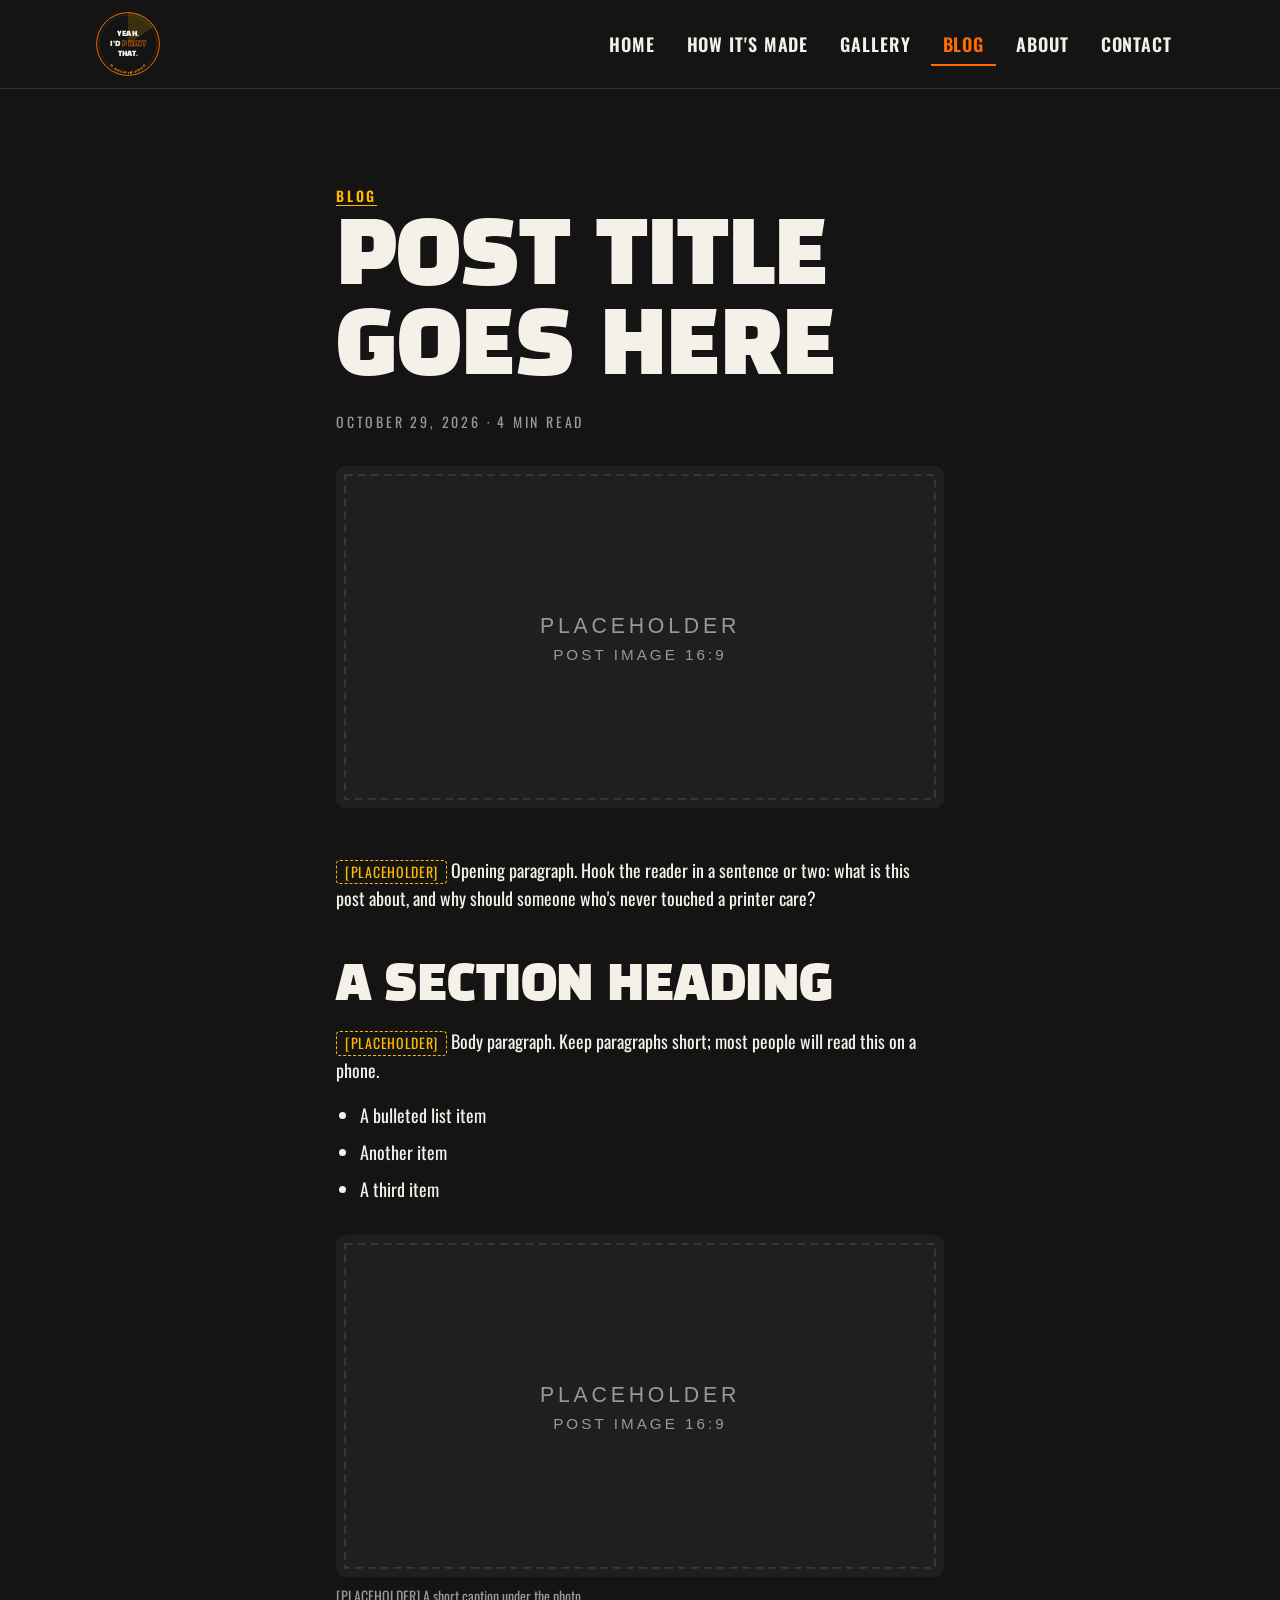
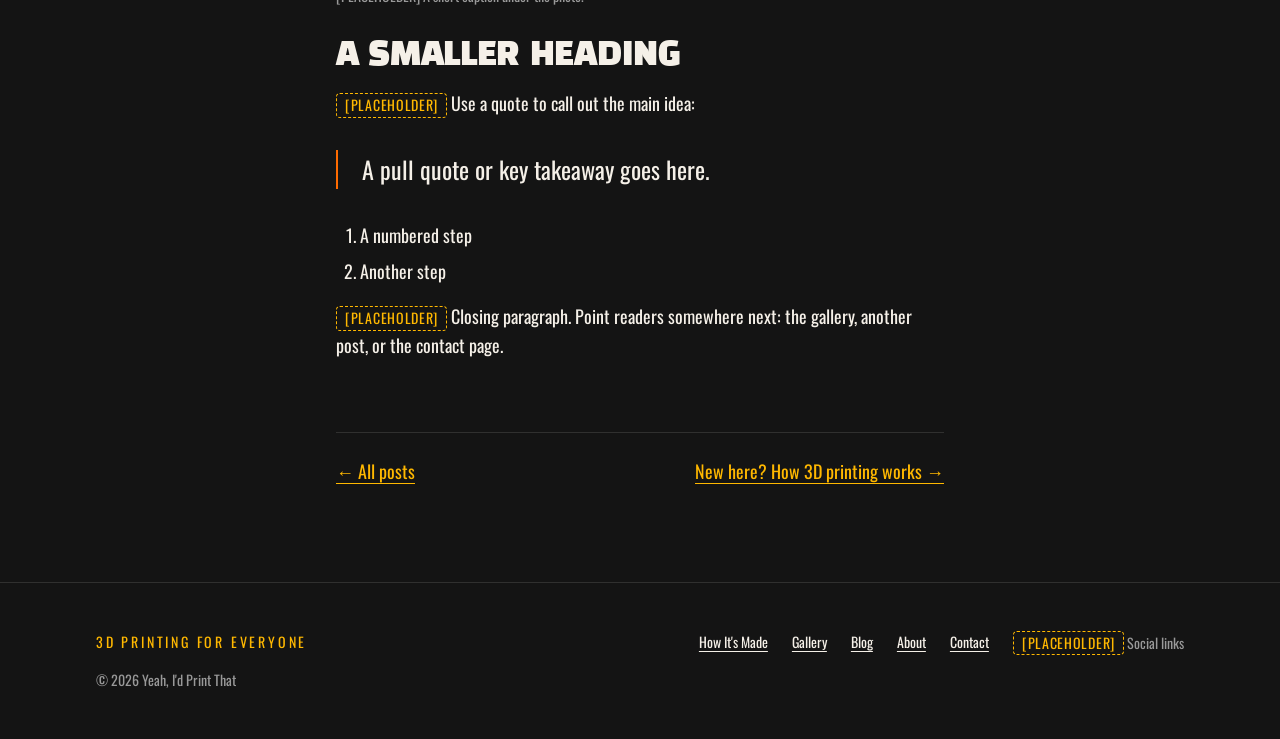
<file: blog/_template.html>
<!DOCTYPE html>
<!-- YIPT blog post TEMPLATE | v0.5.0 (2026-10-29)

     HOW TO WRITE A NEW POST
       1. Copy this file and rename it, e.g. blog/my-first-print.html
          (lowercase, hyphens, no spaces).
       2. DELETE the <meta name="robots" content="noindex"> line below.
       3. Change: <title>, meta description, <h1>, the <time> date
          (datetime="YYYY-MM-DD" plus the readable date), read time,
          header photo and alt text.
       4. Replace the body inside <div class="prose">.
       5. Add a card for the post at the top of blog/index.html.
     Header and footer are shared: keep them in sync with index.html. -->
<html lang="en">
<head>
  <meta charset="utf-8">
  <meta name="viewport" content="width=device-width, initial-scale=1">
  <title>Post title | Yeah, I'd Print That</title>
  <meta name="description" content="[PLACEHOLDER] One-sentence summary of the post for search results.">
  <meta name="theme-color" content="#141414">
  <!-- Icons (made from the badge in brand/) -->
  <link rel="icon" href="../favicon.ico" sizes="48x48">
  <link rel="icon" href="../assets/icons/favicon-32.png" type="image/png" sizes="32x32">
  <link rel="apple-touch-icon" href="../assets/icons/apple-touch-icon.png">
  <link rel="manifest" href="../site.webmanifest">

  <!-- Search and sharing. og:title / og:description repeat the title and
       description above; keep them in sync when you edit those. -->
  <!-- Change to the new post's address -->
  <link rel="canonical" href="https://www.yeahidprintthat.com/blog/post-file-name.html">
  <meta property="og:type" content="article">
  <meta property="og:site_name" content="Yeah, I'd Print That">
  <meta property="og:url" content="https://www.yeahidprintthat.com/blog/post-file-name.html">
  <meta property="og:title" content="Post title | Yeah, I'd Print That">
  <meta property="og:description" content="[PLACEHOLDER] One-sentence summary of the post for search results.">
  <meta property="og:image" content="https://www.yeahidprintthat.com/assets/images/og-card.png">
  <meta property="og:image:width" content="1200">
  <meta property="og:image:height" content="630">
  <meta property="og:image:alt" content="Yeah, I'd Print That logo: 3D printing for everyone">
  <meta name="twitter:card" content="summary_large_image">
  <meta name="robots" content="noindex">  <!-- DELETE this line in real posts -->

  <!-- Starts the mobile menu closed when JS is available (see site.js) -->
  <script>document.documentElement.classList.add('js');</script>

  <link rel="preconnect" href="https://fonts.googleapis.com">
  <link rel="preconnect" href="https://fonts.gstatic.com" crossorigin>
  <link rel="stylesheet" href="https://fonts.googleapis.com/css2?family=Black+Han+Sans&family=Oswald:wght@400;600&display=swap">

  <link rel="stylesheet" href="../assets/css/tokens.css">
  <link rel="stylesheet" href="../assets/css/site.css">
  <script src="../assets/js/site.js" defer></script>
</head>
<body>
  <a class="skip-link" href="#main">Skip to content</a>

  <!-- ===== SITE HEADER (shared: keep identical on every page, except aria-current) ===== -->
  <header class="site-header">
    <div class="container site-header__inner">
      <a class="site-header__brand" href="../index.html" aria-label="Yeah, I'd Print That: home">
        <!-- Badge from brand/yipt-logo-badge-circle-dark-orange.svg, inlined so it
             uses the page fonts. Same shapes and colors; the SVG's own <style>
             block is swapped for font attributes so it can't affect the page. -->
        <svg viewBox="0 0 200 200" aria-hidden="true" focusable="false">
          <defs>
            <path id="hdr-badge-arc" d="M 34,146 A 70,70 0 0 0 166,146" fill="none"/>
            <clipPath id="hdr-badge-clip"><circle cx="100" cy="100" r="98"/></clipPath>
          </defs>
          <circle cx="100" cy="100" r="98" fill="#141414"/>
          <g clip-path="url(#hdr-badge-clip)">
            <path d="M 100 100 L 100 2 A 98 98 0 0 1 180 46 Z" fill="#FFB800" opacity="0.16"/>
          </g>
          <circle cx="100" cy="100" r="98" fill="none" stroke="#FF6B00" stroke-width="3"/>
          <circle cx="100" cy="100" r="90" fill="none" stroke="#FFB800" stroke-width="0.75" opacity="0.5"/>
          <g font-family="'Black Han Sans', 'Arial Black', sans-serif" text-anchor="middle" letter-spacing="0.5">
            <text x="100" y="76" font-size="21" fill="#F5F0E8">YEAH,</text>
            <text x="100" y="106" font-size="23"><tspan fill="#F5F0E8">I&#8217;D </tspan><tspan fill="none" stroke="#FF6B00" stroke-width="1.4">PRINT</tspan></text>
            <text x="100" y="136" font-size="21" fill="#F5F0E8">THAT.</text>
          </g>
          <text font-family="'Oswald', Arial, sans-serif" font-weight="600" font-size="7.5" fill="#FFB800" letter-spacing="2.2">
            <textPath href="#hdr-badge-arc" startOffset="50%" text-anchor="middle">3D PRINTING FOR EVERYONE</textPath>
          </text>
        </svg>
      </a>

      <button class="nav-toggle" type="button" aria-expanded="false" aria-controls="site-nav">Menu</button>
      <nav class="site-nav" id="site-nav" aria-label="Main">
        <ul>
          <li><a href="../index.html">Home</a></li>
          <li><a href="../how-its-made.html">How It's Made</a></li>
          <li><a href="../gallery.html">Gallery</a></li>
          <li><a href="index.html" aria-current="page">Blog</a></li>
          <li><a href="../about.html">About</a></li>
          <li><a href="../contact.html">Contact</a></li>
        </ul>
      </nav>
    </div>
  </header>
  <!-- ===== /SITE HEADER ===== -->

  <main id="main">
    <article class="section">
      <div class="container container--narrow">

        <header class="post-header">
          <span class="eyebrow"><a href="index.html">Blog</a></span>
          <h1>Post title goes here</h1>
          <p class="post-meta"><time datetime="2026-10-29">October 29, 2026</time> &middot; 4 min read</p>
          <img class="post-header__photo" src="../assets/images/placeholder-16x9.svg" alt="[PLACEHOLDER] Describe the header photo" width="1600" height="900" decoding="async">
        </header>

        <div class="prose" style="margin-top: var(--space-7)">
          <!-- Body text: plain <p> paragraphs. Use <h2> for section headings
               (the post title is the only <h1>). -->
          <p><span class="placeholder-tag">[PLACEHOLDER]</span> Opening paragraph. Hook the reader in a sentence or two: what is this post about, and why should someone who's never touched a printer care?</p>

          <h2>A section heading</h2>
          <p><span class="placeholder-tag">[PLACEHOLDER]</span> Body paragraph. Keep paragraphs short; most people will read this on a phone.</p>

          <ul>
            <li>A bulleted list item</li>
            <li>Another item</li>
            <li>A third item</li>
          </ul>

          <!-- Photo with a caption. Export post photos at 16:9 or 4:3, around 1600px wide. -->
          <figure>
            <img src="../assets/images/placeholder-16x9.svg" alt="[PLACEHOLDER] Describe what's in the photo" width="1600" height="900" loading="lazy" decoding="async">
            <figcaption>[PLACEHOLDER] A short caption under the photo.</figcaption>
          </figure>

          <h3>A smaller heading</h3>
          <p><span class="placeholder-tag">[PLACEHOLDER]</span> Use a quote to call out the main idea:</p>

          <blockquote>
            <p>A pull quote or key takeaway goes here.</p>
          </blockquote>

          <ol>
            <li>A numbered step</li>
            <li>Another step</li>
          </ol>

          <p><span class="placeholder-tag">[PLACEHOLDER]</span> Closing paragraph. Point readers somewhere next: the gallery, another post, or the contact page.</p>
        </div>

        <footer class="post-footer">
          <a href="index.html">&larr; All posts</a>
          <a href="../how-its-made.html">New here? How 3D printing works &rarr;</a>
        </footer>

      </div>
    </article>
  </main>

  <!-- ===== SITE FOOTER (shared: keep identical on every page) ===== -->
  <footer class="site-footer">
    <div class="container site-footer__inner">
      <div>
        <p class="site-footer__tagline">3D printing for everyone</p>
        <p>&copy; 2026 Yeah, I'd Print That</p>
      </div>
      <nav aria-label="Footer">
        <ul>
          <li><a href="../how-its-made.html">How It's Made</a></li>
          <li><a href="../gallery.html">Gallery</a></li>
          <li><a href="index.html">Blog</a></li>
          <li><a href="../about.html">About</a></li>
          <li><a href="../contact.html">Contact</a></li>
          <li><span class="placeholder-tag">[PLACEHOLDER]</span> Social links</li>
        </ul>
      </nav>
    </div>
  </footer>
  <!-- ===== /SITE FOOTER ===== -->
</body>
</html>
</file>
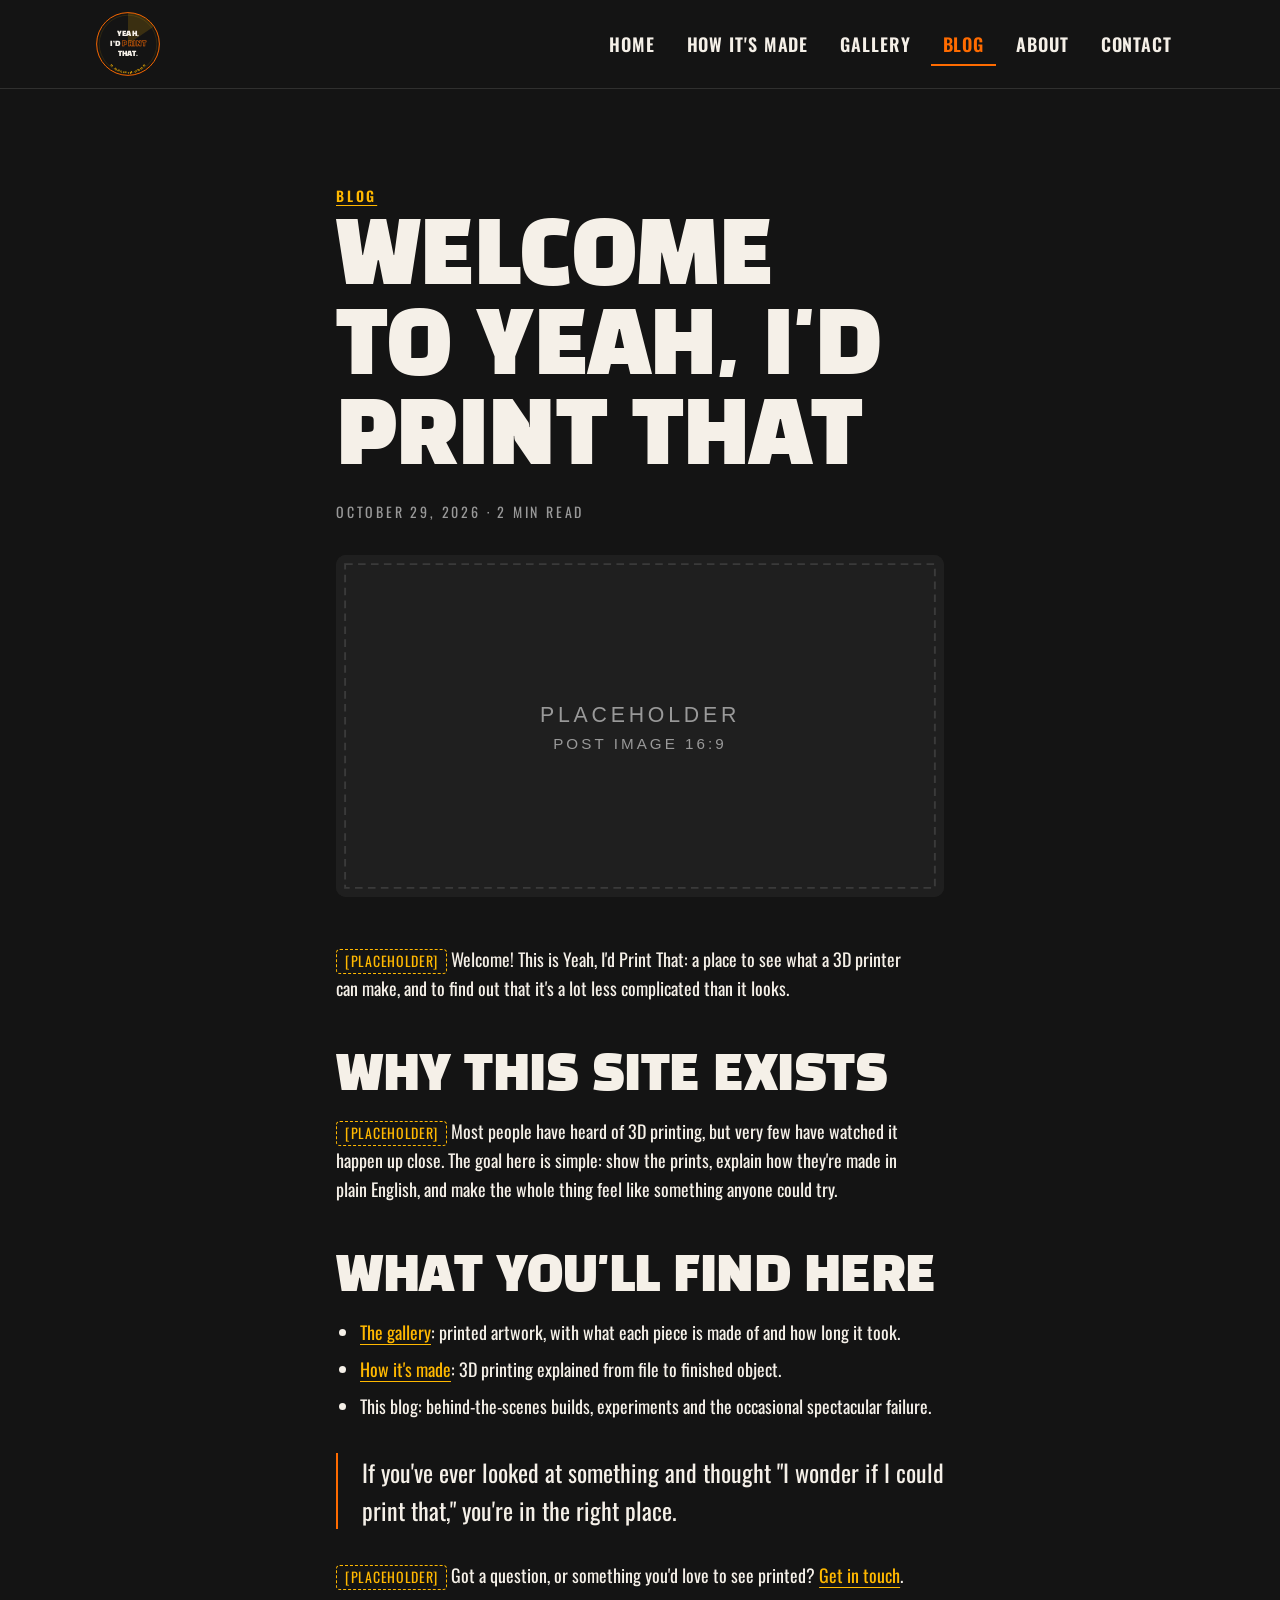
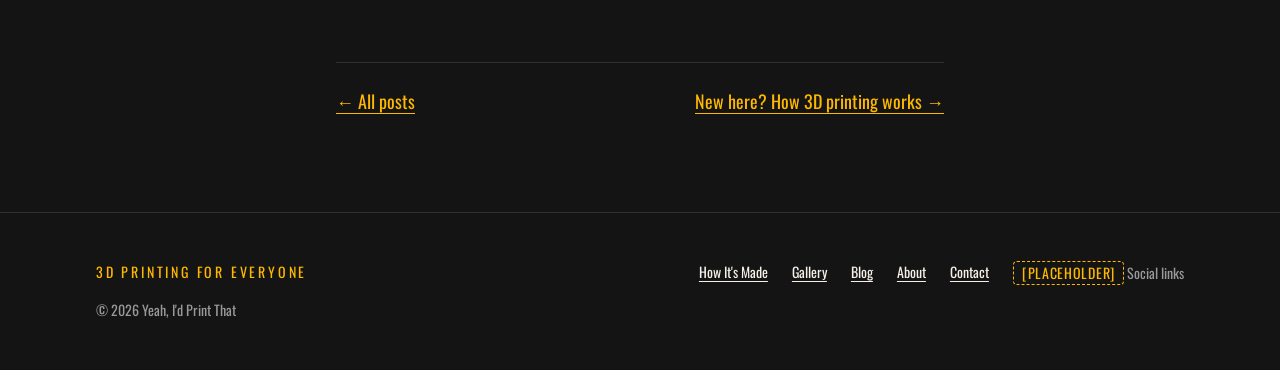
<file: blog/hello-world.html>
<!DOCTYPE html>
<!-- YIPT blog post | v0.5.0 (2026-10-29)
     Made from blog/_template.html. -->
<html lang="en">
<head>
  <meta charset="utf-8">
  <meta name="viewport" content="width=device-width, initial-scale=1">
  <title>Welcome to Yeah, I'd Print That</title>
  <meta name="description" content="[PLACEHOLDER] Meet YIPT: 3D printing for everyone, explained in plain English and shown through the prints.">
  <meta name="theme-color" content="#141414">
  <!-- Icons (made from the badge in brand/) -->
  <link rel="icon" href="../favicon.ico" sizes="48x48">
  <link rel="icon" href="../assets/icons/favicon-32.png" type="image/png" sizes="32x32">
  <link rel="apple-touch-icon" href="../assets/icons/apple-touch-icon.png">
  <link rel="manifest" href="../site.webmanifest">

  <!-- Search and sharing. og:title / og:description repeat the title and
       description above; keep them in sync when you edit those. -->
  <link rel="canonical" href="https://www.yeahidprintthat.com/blog/hello-world.html">
  <meta property="og:type" content="article">
  <meta property="og:site_name" content="Yeah, I'd Print That">
  <meta property="og:url" content="https://www.yeahidprintthat.com/blog/hello-world.html">
  <meta property="og:title" content="Welcome to Yeah, I'd Print That">
  <meta property="og:description" content="[PLACEHOLDER] Meet YIPT: 3D printing for everyone, explained in plain English and shown through the prints.">
  <meta property="og:image" content="https://www.yeahidprintthat.com/assets/images/og-card.png">
  <meta property="og:image:width" content="1200">
  <meta property="og:image:height" content="630">
  <meta property="og:image:alt" content="Yeah, I'd Print That logo: 3D printing for everyone">
  <meta name="twitter:card" content="summary_large_image">

  <!-- Starts the mobile menu closed when JS is available (see site.js) -->
  <script>document.documentElement.classList.add('js');</script>

  <link rel="preconnect" href="https://fonts.googleapis.com">
  <link rel="preconnect" href="https://fonts.gstatic.com" crossorigin>
  <link rel="stylesheet" href="https://fonts.googleapis.com/css2?family=Black+Han+Sans&family=Oswald:wght@400;600&display=swap">

  <link rel="stylesheet" href="../assets/css/tokens.css">
  <link rel="stylesheet" href="../assets/css/site.css">
  <script src="../assets/js/site.js" defer></script>
</head>
<body>
  <a class="skip-link" href="#main">Skip to content</a>

  <!-- ===== SITE HEADER (shared: keep identical on every page, except aria-current) ===== -->
  <header class="site-header">
    <div class="container site-header__inner">
      <a class="site-header__brand" href="../index.html" aria-label="Yeah, I'd Print That: home">
        <!-- Badge from brand/yipt-logo-badge-circle-dark-orange.svg, inlined so it
             uses the page fonts. Same shapes and colors; the SVG's own <style>
             block is swapped for font attributes so it can't affect the page. -->
        <svg viewBox="0 0 200 200" aria-hidden="true" focusable="false">
          <defs>
            <path id="hdr-badge-arc" d="M 34,146 A 70,70 0 0 0 166,146" fill="none"/>
            <clipPath id="hdr-badge-clip"><circle cx="100" cy="100" r="98"/></clipPath>
          </defs>
          <circle cx="100" cy="100" r="98" fill="#141414"/>
          <g clip-path="url(#hdr-badge-clip)">
            <path d="M 100 100 L 100 2 A 98 98 0 0 1 180 46 Z" fill="#FFB800" opacity="0.16"/>
          </g>
          <circle cx="100" cy="100" r="98" fill="none" stroke="#FF6B00" stroke-width="3"/>
          <circle cx="100" cy="100" r="90" fill="none" stroke="#FFB800" stroke-width="0.75" opacity="0.5"/>
          <g font-family="'Black Han Sans', 'Arial Black', sans-serif" text-anchor="middle" letter-spacing="0.5">
            <text x="100" y="76" font-size="21" fill="#F5F0E8">YEAH,</text>
            <text x="100" y="106" font-size="23"><tspan fill="#F5F0E8">I&#8217;D </tspan><tspan fill="none" stroke="#FF6B00" stroke-width="1.4">PRINT</tspan></text>
            <text x="100" y="136" font-size="21" fill="#F5F0E8">THAT.</text>
          </g>
          <text font-family="'Oswald', Arial, sans-serif" font-weight="600" font-size="7.5" fill="#FFB800" letter-spacing="2.2">
            <textPath href="#hdr-badge-arc" startOffset="50%" text-anchor="middle">3D PRINTING FOR EVERYONE</textPath>
          </text>
        </svg>
      </a>

      <button class="nav-toggle" type="button" aria-expanded="false" aria-controls="site-nav">Menu</button>
      <nav class="site-nav" id="site-nav" aria-label="Main">
        <ul>
          <li><a href="../index.html">Home</a></li>
          <li><a href="../how-its-made.html">How It's Made</a></li>
          <li><a href="../gallery.html">Gallery</a></li>
          <li><a href="index.html" aria-current="page">Blog</a></li>
          <li><a href="../about.html">About</a></li>
          <li><a href="../contact.html">Contact</a></li>
        </ul>
      </nav>
    </div>
  </header>
  <!-- ===== /SITE HEADER ===== -->

  <main id="main">
    <article class="section">
      <div class="container container--narrow">

        <header class="post-header">
          <span class="eyebrow"><a href="index.html">Blog</a></span>
          <h1>Welcome to Yeah, I'd Print That</h1>
          <p class="post-meta"><time datetime="2026-10-29">October 29, 2026</time> &middot; 2 min read</p>
          <img class="post-header__photo" src="../assets/images/placeholder-16x9.svg" alt="[PLACEHOLDER] Describe the header photo" width="1600" height="900" decoding="async">
        </header>

        <div class="prose" style="margin-top: var(--space-7)">
          <p><span class="placeholder-tag">[PLACEHOLDER]</span> Welcome! This is Yeah, I'd Print That: a place to see what a 3D printer can make, and to find out that it's a lot less complicated than it looks.</p>

          <h2>Why this site exists</h2>
          <p><span class="placeholder-tag">[PLACEHOLDER]</span> Most people have heard of 3D printing, but very few have watched it happen up close. The goal here is simple: show the prints, explain how they're made in plain English, and make the whole thing feel like something anyone could try.</p>

          <h2>What you'll find here</h2>
          <ul>
            <li><a href="../gallery.html">The gallery</a>: printed artwork, with what each piece is made of and how long it took.</li>
            <li><a href="../how-its-made.html">How it's made</a>: 3D printing explained from file to finished object.</li>
            <li>This blog: behind-the-scenes builds, experiments and the occasional spectacular failure.</li>
          </ul>

          <blockquote>
            <p>If you've ever looked at something and thought "I wonder if I could print that," you're in the right place.</p>
          </blockquote>

          <p><span class="placeholder-tag">[PLACEHOLDER]</span> Got a question, or something you'd love to see printed? <a href="../contact.html">Get in touch</a>.</p>
        </div>

        <footer class="post-footer">
          <a href="index.html">&larr; All posts</a>
          <a href="../how-its-made.html">New here? How 3D printing works &rarr;</a>
        </footer>

      </div>
    </article>
  </main>

  <!-- ===== SITE FOOTER (shared: keep identical on every page) ===== -->
  <footer class="site-footer">
    <div class="container site-footer__inner">
      <div>
        <p class="site-footer__tagline">3D printing for everyone</p>
        <p>&copy; 2026 Yeah, I'd Print That</p>
      </div>
      <nav aria-label="Footer">
        <ul>
          <li><a href="../how-its-made.html">How It's Made</a></li>
          <li><a href="../gallery.html">Gallery</a></li>
          <li><a href="index.html">Blog</a></li>
          <li><a href="../about.html">About</a></li>
          <li><a href="../contact.html">Contact</a></li>
          <li><span class="placeholder-tag">[PLACEHOLDER]</span> Social links</li>
        </ul>
      </nav>
    </div>
  </footer>
  <!-- ===== /SITE FOOTER ===== -->
</body>
</html>
</file>
<file: assets/css/tokens.css>
/* ==========================================================================
   YIPT design tokens
   v0.1.0 (2026-10-29): first pass, colors taken from the brand SVGs

   This file is the single source of truth for colors, fonts, sizes and
   spacing. site.css only ever uses var(--...) from here, so edit values
   here and the whole site follows.

   Sections:
     1. Brand colors      raw hex values from brand/*.svg (don't change)
     2. Palette           what each color is used FOR (swap this block)
     3. Typography
     4. Spacing
     5. Layout & breakpoints
     6. Shape, motion, focus
   ========================================================================== */

:root {
  /* ------------------------------------------------------------------------
     1. BRAND COLORS
     Copied exactly from brand/yipt-logo-592x292.svg and
     brand/yipt-logo-badge-circle-dark-orange.svg. Don't edit these;
     change the Palette block below instead.
     ------------------------------------------------------------------------ */
  --brand-orange: #FF6B00;   /* "I'D", corner triangle, badge ring */
  --brand-yellow: #FFB800;   /* "THAT.", badge tagline */
  --brand-black:  #141414;   /* badge background */
  --brand-ink:    #1a1a1a;   /* logo text on cream */
  --brand-cream:  #F5F0E8;   /* logo background, badge text */
  --brand-gray:   #999999;   /* logo tagline */

  /* ------------------------------------------------------------------------
     2. PALETTE: PRIMARY (warm orange/yellow on dark)
     To switch palettes, replace this block (or see the ALTERNATE block
     at the bottom of the file).

     Contrast on --color-bg (WCAG AA needs 4.5:1 for body text):
       cream 16.2:1 | yellow 10.6:1 | gray 6.5:1 | orange 6.5:1
     Dark text on orange buttons: 6.5:1
     AVOID: orange or gray text on cream (2.5:1, fails)
     ------------------------------------------------------------------------ */
  --color-bg:          var(--brand-black);
  --color-text:        var(--brand-cream);
  --color-text-muted:  var(--brand-gray);
  --color-heading:     var(--brand-cream);
  --color-accent:      var(--brand-orange);   /* buttons, highlights */
  --color-accent-2:    var(--brand-yellow);   /* links, secondary highlights */
  --color-on-accent:   var(--brand-black);    /* text sitting on an accent fill */
  --color-link:        var(--brand-yellow);
  --color-link-hover:  var(--brand-orange);
  --color-focus:       var(--brand-yellow);

  /* Surfaces and lines are cream at low opacity, derived from the brand
     (the logo uses the same trick for its rules) rather than new colors. */
  --color-surface:     rgb(245 240 232 / 0.05);  /* cards, panels */
  --color-border:      rgb(245 240 232 / 0.12);  /* dividers, card edges */

  /* Light section (e.g. around the cream logo). Text on it must be ink. */
  --color-light-bg:    var(--brand-cream);
  --color-light-text:  var(--brand-ink);

  /* ------------------------------------------------------------------------
     3. TYPOGRAPHY
     Fonts load from Google Fonts in each page's <head>.
     Sizes are fluid: clamp(min, preferred, max), from phone to desktop.
     ------------------------------------------------------------------------ */
  --font-display: 'Black Han Sans', 'Arial Black', 'Helvetica Neue', sans-serif;
  --font-body:    'Oswald', 'Arial Narrow', Arial, sans-serif;

  --weight-body:   400;
  --weight-strong: 600;

  --text-sm:   0.875rem;
  --text-base: 1.125rem;
  --text-lg:   clamp(1.25rem, 1.1rem + 0.6vw, 1.5rem);
  --text-h3:   clamp(1.5rem, 1.25rem + 1vw, 2rem);
  --text-h2:   clamp(2rem, 1.5rem + 2vw, 3rem);
  --text-h1:   clamp(2.75rem, 1.75rem + 4.5vw, 5.5rem);

  --leading-tight: 1.05;   /* display headings */
  --leading-body:  1.6;

  --tracking-display: -0.01em;  /* matches the logo's letter-spacing="-1" */
  --tracking-label:   0.2em;    /* spaced caps, like "3D PRINTING FOR EVERYONE" */

  /* ------------------------------------------------------------------------
     4. SPACING (one scale for margins, padding and gaps)
     ------------------------------------------------------------------------ */
  --space-1: 0.25rem;
  --space-2: 0.5rem;
  --space-3: 0.75rem;
  --space-4: 1rem;
  --space-5: 1.5rem;
  --space-6: 2rem;
  --space-7: 3rem;
  --space-8: 4.5rem;
  --space-9: 6rem;

  /* ------------------------------------------------------------------------
     5. LAYOUT & BREAKPOINTS
     CSS can't use variables inside @media, so the breakpoints are listed
     here for reference and typed as literal values in site.css.
       --bp-md: 48em  (768px)  tablets and up
       --bp-lg: 64em  (1024px) desktops and up
     ------------------------------------------------------------------------ */
  --container-max:    72rem;
  --container-narrow: 42rem;   /* reading width for blog / explainer text */
  --gutter:           var(--space-4);   /* side padding on phones (16px) */
  --header-badge-size: 4rem;            /* round badge in the site header */

  /* ------------------------------------------------------------------------
     6. SHAPE, MOTION, FOCUS
     ------------------------------------------------------------------------ */
  --radius-sm: 4px;
  --radius-md: 10px;
  --radius-pill: 999px;

  --border-width: 2px;

  --duration-fast: 150ms;
  --duration-base: 250ms;
  --ease: cubic-bezier(0.2, 0.7, 0.2, 1);

  --focus-ring-width:  3px;
  --focus-ring-offset: 3px;
}

/* --------------------------------------------------------------------------
   PALETTE: ALTERNATE (cyan/navy)
   TODO: waiting on hex values. When they arrive, fill these in, then
   either paste them over the PRIMARY palette block above, or uncomment
   this block and add data-palette="alt" to <html> to preview.
   -------------------------------------------------------------------------- */
/*
[data-palette="alt"] {
  --color-bg:          TODO navy;
  --color-text:        TODO;
  --color-text-muted:  TODO;
  --color-heading:     TODO;
  --color-accent:      TODO cyan;
  --color-accent-2:    TODO;
  --color-on-accent:   TODO;
  --color-link:        TODO;
  --color-link-hover:  TODO;
  --color-focus:       TODO;
  --color-surface:     TODO;
  --color-border:      TODO;
}
*/
</file>
<file: assets/css/site.css>
/* ==========================================================================
   YIPT site styles
   v0.6.0 (2026-10-29): About split layout and Contact email panel
   v0.5.0 (2026-10-29): blog list and post styles
   v0.4.0 (2026-10-29): gallery print cards
   v0.3.0 (2026-10-29): How It's Made page styles
   v0.2.0 (2026-10-29): header, nav, footer and home page sections
   v0.1.0 (2026-10-29): base styles and shared building blocks

   Rule: no raw colors, font names or sizes in this file. Everything comes
   from tokens.css via var(--...). If you need a new value, add a token.

   Load order in each page: tokens.css, then site.css.

   Sections:
     1. Reset
     2. Base elements
     3. Accessibility helpers
     4. Layout
     5. Components (buttons, cards, labels, placeholders)
     6. Site header & nav
     7. Site footer
     8. Home page sections
     9. Inner pages (page intro, jump links, explainer, glossary, FAQ)
    10. Gallery
    11. Blog
    12. About & Contact
    13. Reduced motion
   ========================================================================== */


/* 1. RESET ---------------------------------------------------------------- */

*,
*::before,
*::after {
  box-sizing: border-box;
}

* {
  margin: 0;
}

img,
svg,
video {
  display: block;
  max-width: 100%;
  height: auto;
}

input,
button,
textarea,
select {
  font: inherit;
}


/* 2. BASE ELEMENTS -------------------------------------------------------- */

html {
  -webkit-text-size-adjust: 100%;
  scroll-behavior: smooth;
}

body {
  min-height: 100vh;
  background-color: var(--color-bg);
  color: var(--color-text);
  font-family: var(--font-body);
  font-weight: var(--weight-body);
  font-size: var(--text-base);
  line-height: var(--leading-body);
}

h1,
h2,
h3 {
  font-family: var(--font-display);
  font-weight: 400;            /* Black Han Sans only comes in one weight */
  color: var(--color-heading);
  line-height: var(--leading-tight);
  letter-spacing: var(--tracking-display);
  text-transform: uppercase;   /* matches the logo */
  text-wrap: balance;
}

h1 { font-size: var(--text-h1); }
h2 { font-size: var(--text-h2); }
h3 { font-size: var(--text-h3); }

p,
li {
  max-width: 65ch;             /* keeps lines readable */
}

/* Vertical rhythm: space between stacked text elements */
* + p,
* + ul,
* + ol,
* + h2,
* + h3 {
  margin-top: var(--space-4);
}

* + h2 { margin-top: var(--space-7); }
* + h3 { margin-top: var(--space-6); }

a {
  color: var(--color-link);
  text-decoration-thickness: 1px;
  text-underline-offset: 0.2em;
  transition: color var(--duration-fast) var(--ease);
}

a:hover {
  color: var(--color-link-hover);
}

strong {
  font-weight: var(--weight-strong);
}


/* 3. ACCESSIBILITY HELPERS ----------------------------------------------- */

/* Visible keyboard focus on everything. Mouse clicks don't show it. */
:focus-visible {
  outline: var(--focus-ring-width) solid var(--color-focus);
  outline-offset: var(--focus-ring-offset);
}

/* "Skip to content" link: hidden until a keyboard user tabs to it */
.skip-link {
  position: absolute;
  top: var(--space-2);
  left: var(--space-2);
  z-index: 100;
  padding: var(--space-2) var(--space-4);
  background: var(--color-accent);
  color: var(--color-on-accent);
  font-weight: var(--weight-strong);
  transform: translateY(-200%);
}

.skip-link:focus {
  transform: translateY(0);
}

/* Hidden visually but still read by screen readers */
.visually-hidden {
  position: absolute;
  width: 1px;
  height: 1px;
  overflow: hidden;
  clip-path: inset(50%);
  white-space: nowrap;
}


/* 4. LAYOUT --------------------------------------------------------------- */

.container {
  width: 100%;
  max-width: var(--container-max);
  margin-inline: auto;
  padding-inline: var(--gutter);
}

.container--narrow {
  max-width: var(--container-narrow);
}

.section {
  padding-block: var(--space-8);
}

/* Cream band, e.g. to hold the cream logo. Ink text only (see tokens). */
.section--light {
  background: var(--color-light-bg);
  color: var(--color-light-text);
}

.section--light h1,
.section--light h2,
.section--light h3 {
  color: var(--color-light-text);
}

/* Responsive grid: 1 column on phones, more as space allows */
.grid {
  display: grid;
  gap: var(--space-5);
  grid-template-columns: repeat(auto-fill, minmax(min(100%, 16rem), 1fr));
}

@media (min-width: 64em) {          /* --bp-lg */
  :root {
    --gutter: var(--space-6);
  }

  .section {
    padding-block: var(--space-9);
  }
}


/* 5. COMPONENTS ----------------------------------------------------------- */

/* Small spaced-caps label above a heading ("eyebrow") */
.eyebrow {
  display: block;
  font-size: var(--text-sm);
  font-weight: var(--weight-strong);
  letter-spacing: var(--tracking-label);
  text-transform: uppercase;
  color: var(--color-accent-2);
}

.eyebrow + h1,
.eyebrow + h2,
.eyebrow + h3 {
  margin-top: var(--space-2);
}

.lead {
  font-size: var(--text-lg);
}

.text-muted {
  color: var(--color-text-muted);
}

/* Buttons. Use on <a> or <button>. */
.btn {
  display: inline-flex;
  align-items: center;
  justify-content: center;
  gap: var(--space-2);
  min-height: 2.75rem;               /* 44px tap target */
  padding: var(--space-2) var(--space-5);
  border: var(--border-width) solid var(--color-accent);
  border-radius: var(--radius-pill);
  background: var(--color-accent);
  color: var(--color-on-accent);
  font-weight: var(--weight-strong);
  letter-spacing: 0.05em;
  text-transform: uppercase;
  text-decoration: none;
  cursor: pointer;
  transition:
    background-color var(--duration-fast) var(--ease),
    color var(--duration-fast) var(--ease),
    transform var(--duration-fast) var(--ease);
}

.btn:hover {
  background: var(--color-accent-2);
  border-color: var(--color-accent-2);
  color: var(--color-on-accent);
  transform: translateY(-2px);
}

/* Outline button, like the outlined "PRINT" in the logo */
.btn--outline {
  background: transparent;
  color: var(--color-text);
}

.btn--outline:hover {
  background: var(--color-accent);
  border-color: var(--color-accent);
}

/* Card: a panel for gallery items, blog teasers, etc. */
.card {
  display: flex;
  flex-direction: column;
  gap: var(--space-3);
  padding: var(--space-5);
  background: var(--color-surface);
  border: 1px solid var(--color-border);
  border-radius: var(--radius-md);
}

.card > * + * {
  margin-top: 0;                     /* the gap handles spacing */
}

/* [PLACEHOLDER] tag: marks copy that still needs real content */
.placeholder-tag {
  display: inline-block;
  padding: 0 var(--space-2);
  border: 1px dashed var(--color-accent-2);
  border-radius: var(--radius-sm);
  color: var(--color-accent-2);
  font-size: var(--text-sm);
  letter-spacing: 0.05em;
}

/* Placeholder image box at a fixed aspect ratio.
   Usage: <div class="placeholder-img" style="--ratio: 4 / 5">Print photo 4:5</div>
   Swap for a real <img> with the same aspect ratio later. */
.placeholder-img {
  display: grid;
  place-items: center;
  aspect-ratio: var(--ratio, 4 / 3);
  padding: var(--space-4);
  border: var(--border-width) dashed var(--color-border);
  border-radius: var(--radius-md);
  background: var(--color-surface);
  color: var(--color-text-muted);
  font-size: var(--text-sm);
  letter-spacing: var(--tracking-label);
  text-align: center;
  text-transform: uppercase;
}


/* 6. SITE HEADER & NAV ---------------------------------------------------- */

.site-header {
  border-bottom: 1px solid var(--color-border);
}

.site-header__inner {
  display: flex;
  flex-wrap: wrap;
  align-items: center;
  justify-content: space-between;
  gap: var(--space-3);
  padding-block: var(--space-3);
}

.site-header__brand {
  display: block;
  width: var(--header-badge-size);
  border-radius: 50%;
}

/* Menu button: only shown on phones, and only when JS is running */
.nav-toggle {
  display: none;
  min-height: 2.75rem;
  padding: var(--space-2) var(--space-4);
  border: var(--border-width) solid var(--color-border);
  border-radius: var(--radius-pill);
  background: transparent;
  color: var(--color-text);
  font-weight: var(--weight-strong);
  letter-spacing: var(--tracking-label);
  text-transform: uppercase;
  cursor: pointer;
}

.js .nav-toggle {
  display: inline-flex;
  align-items: center;
}

/* Nav list: stacked full-width on phones */
.site-nav {
  flex-basis: 100%;
}

.js .site-nav {
  display: none;
}

.js .nav-toggle[aria-expanded="true"] + .site-nav {
  display: block;
}

.site-nav ul {
  display: flex;
  flex-direction: column;
  padding: 0;
  list-style: none;
}

.site-nav li {
  margin-top: 0;
  max-width: none;
}

.site-nav a {
  display: block;
  padding: var(--space-3) var(--space-2);
  border-bottom: 1px solid var(--color-border);
  color: var(--color-text);
  font-weight: var(--weight-strong);
  letter-spacing: 0.05em;
  text-decoration: none;
  text-transform: uppercase;
}

.site-nav a:hover,
.site-nav a[aria-current="page"] {
  color: var(--color-accent);
}

/* Tablet and up: nav sits in a row next to the badge, no menu button */
@media (min-width: 48em) {          /* --bp-md */
  .js .nav-toggle {
    display: none;
  }

  .site-nav,
  .js .site-nav {
    display: block;
    flex-basis: auto;
  }

  .site-nav ul {
    flex-direction: row;
    gap: var(--space-2);
  }

  .site-nav a {
    border-bottom: 0;
    padding: var(--space-2) var(--space-3);
  }

  /* Orange underline on the current page */
  .site-nav a[aria-current="page"] {
    box-shadow: inset 0 calc(var(--border-width) * -1) 0 var(--color-accent);
  }
}


/* 7. SITE FOOTER ---------------------------------------------------------- */

.site-footer {
  padding-block: var(--space-7);
  border-top: 1px solid var(--color-border);
  color: var(--color-text-muted);
  font-size: var(--text-sm);
}

.site-footer__inner {
  display: grid;
  gap: var(--space-5);
}

.site-footer__tagline {
  color: var(--color-accent-2);
  letter-spacing: var(--tracking-label);
  text-transform: uppercase;
}

.site-footer ul {
  display: flex;
  flex-wrap: wrap;
  gap: var(--space-2) var(--space-5);
  padding: 0;
  list-style: none;
}

.site-footer li {
  margin-top: 0;
}

.site-footer a {
  color: var(--color-text);
}

@media (min-width: 48em) {          /* --bp-md */
  .site-footer__inner {
    grid-template-columns: 1fr auto;
    align-items: start;
  }
}


/* 8. HOME PAGE SECTIONS --------------------------------------------------- */

/* Hero: text + logo. Stacked on phones, side by side from tablet up. */
.hero {
  padding-block: var(--space-7) var(--space-8);
}

.hero__inner {
  display: grid;
  gap: var(--space-7);
  align-items: center;
}

.hero__actions {
  display: flex;
  flex-wrap: wrap;
  gap: var(--space-3);
  margin-top: var(--space-6);
}

/* Logo shown as-is on its own cream background */
.hero__logo {
  overflow: hidden;
  border-radius: var(--radius-md);
}

.hero__logo svg {
  width: 100%;
}

@media (min-width: 64em) {          /* --bp-lg */
  .hero__inner {
    grid-template-columns: 3fr 2fr;   /* give the headline more room */
  }
}

/* Section heading row: heading on the left, "see all" link on the right */
.section-head {
  display: flex;
  flex-wrap: wrap;
  align-items: end;
  justify-content: space-between;
  gap: var(--space-4);
  margin-bottom: var(--space-6);
}

/* Numbered steps (design, slice, print) */
.steps {
  display: grid;
  gap: var(--space-5);
  padding: 0;
  list-style: none;
  counter-reset: step;
}

.steps > li {
  max-width: none;
  margin-top: 0;
  counter-increment: step;
}

.steps > li::before {
  content: "0" counter(step);
  display: block;
  font-family: var(--font-display);
  font-size: var(--text-h2);
  line-height: 1;
  color: var(--color-accent);
}

.steps h3 {
  margin-top: var(--space-3);
}

.steps p {
  margin-top: var(--space-2);
}

@media (min-width: 48em) {          /* --bp-md */
  .steps {
    grid-template-columns: repeat(3, 1fr);
  }
}

/* Closing call-to-action band */
.cta-band {
  text-align: center;
}

.cta-band p {
  margin-inline: auto;
}

.cta-band .btn {
  margin-top: var(--space-6);
}


/* 9. INNER PAGES (How It's Made and later pages) ------------------------- */

/* Page intro: a shorter version of the home hero */
.page-hero {
  padding-block: var(--space-7);
  border-bottom: 1px solid var(--color-border);
}

.page-hero .lead {
  margin-top: var(--space-5);
}

/* Jump links ("On this page") */
.toc {
  display: flex;
  flex-wrap: wrap;
  gap: var(--space-2);
  margin-top: var(--space-6);
  padding: 0;
  list-style: none;
}

.toc li {
  margin-top: 0;
}

.toc a {
  display: inline-block;
  padding: var(--space-1) var(--space-4);
  border: 1px solid var(--color-border);
  border-radius: var(--radius-pill);
  color: var(--color-text);
  font-size: var(--text-sm);
  letter-spacing: 0.05em;
  text-decoration: none;
  text-transform: uppercase;
}

.toc a:hover {
  border-color: var(--color-accent);
  color: var(--color-accent);
}

/* Explainer steps: picture + text. Stacked on phones; side by side
   from desktop up, with every other step flipped. */
.explainer {
  display: grid;
  gap: var(--space-8);
  padding: 0;
  list-style: none;
  counter-reset: step;
}

.explainer > li {
  display: grid;
  gap: var(--space-5);
  align-items: center;
  max-width: none;
  margin-top: 0;
  counter-increment: step;
}

.explainer__step::before {
  content: "Step 0" counter(step);
  display: block;
  margin-bottom: var(--space-2);
  color: var(--color-accent);
  font-size: var(--text-sm);
  font-weight: var(--weight-strong);
  letter-spacing: var(--tracking-label);
  text-transform: uppercase;
}

.explainer h3 {
  margin-top: 0;
}

@media (min-width: 64em) {          /* --bp-lg */
  .explainer > li {
    grid-template-columns: 1fr 1fr;
    gap: var(--space-7);
  }

  .explainer > li:nth-child(even) > :first-child {
    order: 2;
  }
}

/* "Words you'll hear": term + plain-English meaning */
.glossary {
  display: grid;
  gap: var(--space-4);
  grid-template-columns: repeat(auto-fill, minmax(min(100%, 18rem), 1fr));
}

.glossary div {
  padding: var(--space-4) var(--space-5);
  background: var(--color-surface);
  border-left: var(--border-width) solid var(--color-accent);
  border-radius: var(--radius-sm);
}

.glossary dt {
  font-family: var(--font-display);
  font-size: var(--text-lg);
  text-transform: uppercase;
  color: var(--color-heading);
}

.glossary dd {
  margin: var(--space-1) 0 0;
  color: var(--color-text-muted);
}

/* FAQ: native <details> dropdowns, no JS needed */
.faq {
  border-top: 1px solid var(--color-border);
}

.faq details {
  border-bottom: 1px solid var(--color-border);
}

.faq summary {
  display: flex;
  justify-content: space-between;
  align-items: center;
  gap: var(--space-4);
  padding-block: var(--space-4);
  font-size: var(--text-lg);
  font-weight: var(--weight-strong);
  cursor: pointer;
  list-style: none;
}

.faq summary::-webkit-details-marker {
  display: none;
}

/* Plus sign that turns into a minus when open */
.faq summary::after {
  content: "+";
  flex-shrink: 0;
  font-family: var(--font-display);
  font-size: var(--text-h3);
  line-height: 1;
  color: var(--color-accent);
}

.faq details[open] summary::after {
  content: "\2212";
}

.faq details > p {
  margin: 0 0 var(--space-5);
  color: var(--color-text-muted);
}


/* 10. GALLERY ------------------------------------------------------------- */

/* Print photo: fixed 4:5 frame so the grid stays even, whatever the photo */
.print-card__photo {
  width: 100%;
  aspect-ratio: 4 / 5;
  object-fit: cover;
  border-radius: var(--radius-sm);
  background: var(--color-surface);
}

/* Spec line: material · print time · layer height */
.print-meta {
  display: flex;
  flex-wrap: wrap;
  gap: var(--space-1) var(--space-4);
  padding-top: var(--space-3);
  border-top: 1px solid var(--color-border);
  color: var(--color-text-muted);
  font-size: var(--text-sm);
  letter-spacing: 0.05em;
  text-transform: uppercase;
}

.print-meta div {
  display: flex;
  gap: var(--space-1);
}

.print-meta dt {
  color: var(--color-accent-2);
}

.print-meta dd {
  margin: 0;
}


/* 11. BLOG ---------------------------------------------------------------- */

/* Date · reading time line, used on post cards and post pages */
.post-meta {
  color: var(--color-text-muted);
  font-size: var(--text-sm);
  letter-spacing: var(--tracking-label);
  text-transform: uppercase;
}

/* Post card image: fixed 16:9 frame */
.post-card__photo {
  width: 100%;
  aspect-ratio: 16 / 9;
  object-fit: cover;
  border-radius: var(--radius-sm);
  background: var(--color-surface);
}

/* Whole-card link: the title link stretches to cover the card */
.post-card {
  position: relative;
}

.post-card h3 a {
  color: var(--color-heading);
  text-decoration: none;
}

.post-card h3 a::after {
  content: "";
  position: absolute;
  inset: 0;
}

.post-card:hover {
  border-color: var(--color-accent);
}

.post-card:hover h3 a {
  color: var(--color-accent);
}

/* Post page header */
.post-header .post-meta {
  margin-top: var(--space-4);
}

.post-header__photo {
  width: 100%;
  aspect-ratio: 16 / 9;
  object-fit: cover;
  margin-top: var(--space-6);
  border-radius: var(--radius-md);
  background: var(--color-surface);
}

/* Long-form text inside a post */
.prose ul,
.prose ol {
  padding-left: var(--space-5);
}

.prose li + li {
  margin-top: var(--space-2);
}

.prose figure {
  margin-block: var(--space-6);
}

.prose figure img {
  border-radius: var(--radius-md);
}

.prose figcaption {
  margin-top: var(--space-2);
  color: var(--color-text-muted);
  font-size: var(--text-sm);
}

.prose blockquote {
  margin-block: var(--space-6);
  padding-left: var(--space-5);
  border-left: var(--border-width) solid var(--color-accent);
  font-size: var(--text-lg);
}

.prose code {
  padding: 0 var(--space-1);
  background: var(--color-surface);
  border-radius: var(--radius-sm);
  font-size: 0.9em;
}

/* Back link / next steps at the end of a post */
.post-footer {
  display: flex;
  flex-wrap: wrap;
  justify-content: space-between;
  gap: var(--space-4);
  margin-top: var(--space-8);
  padding-top: var(--space-5);
  border-top: 1px solid var(--color-border);
}


/* 12. ABOUT & CONTACT ----------------------------------------------------- */

/* Picture + text side by side from desktop up (About story) */
.split {
  display: grid;
  gap: var(--space-6);
  align-items: center;
}

.split__photo {
  width: 100%;
  aspect-ratio: 4 / 5;
  object-fit: cover;
  border-radius: var(--radius-md);
  background: var(--color-surface);
}

@media (min-width: 64em) {          /* --bp-lg */
  .split {
    grid-template-columns: 2fr 3fr;
    gap: var(--space-8);
  }
}

/* Big email panel on the Contact page */
.contact-panel {
  padding: var(--space-6);
  background: var(--color-surface);
  border: 1px solid var(--color-border);
  border-top: var(--border-width) solid var(--color-accent);
  border-radius: var(--radius-md);
}

.contact-panel__email {
  display: inline-block;
  margin-top: var(--space-3);
  font-family: var(--font-display);
  font-size: var(--text-lg);
  line-height: var(--leading-tight);
  overflow-wrap: anywhere;       /* last resort on very small phones */
}

.contact-panel .btn {
  margin-top: var(--space-5);
}


/* 13. REDUCED MOTION ------------------------------------------------------ */

@media (prefers-reduced-motion: reduce) {
  *,
  *::before,
  *::after {
    animation-duration: 0.01ms !important;
    animation-iteration-count: 1 !important;
    transition-duration: 0.01ms !important;
    scroll-behavior: auto !important;
  }
}
</file>
